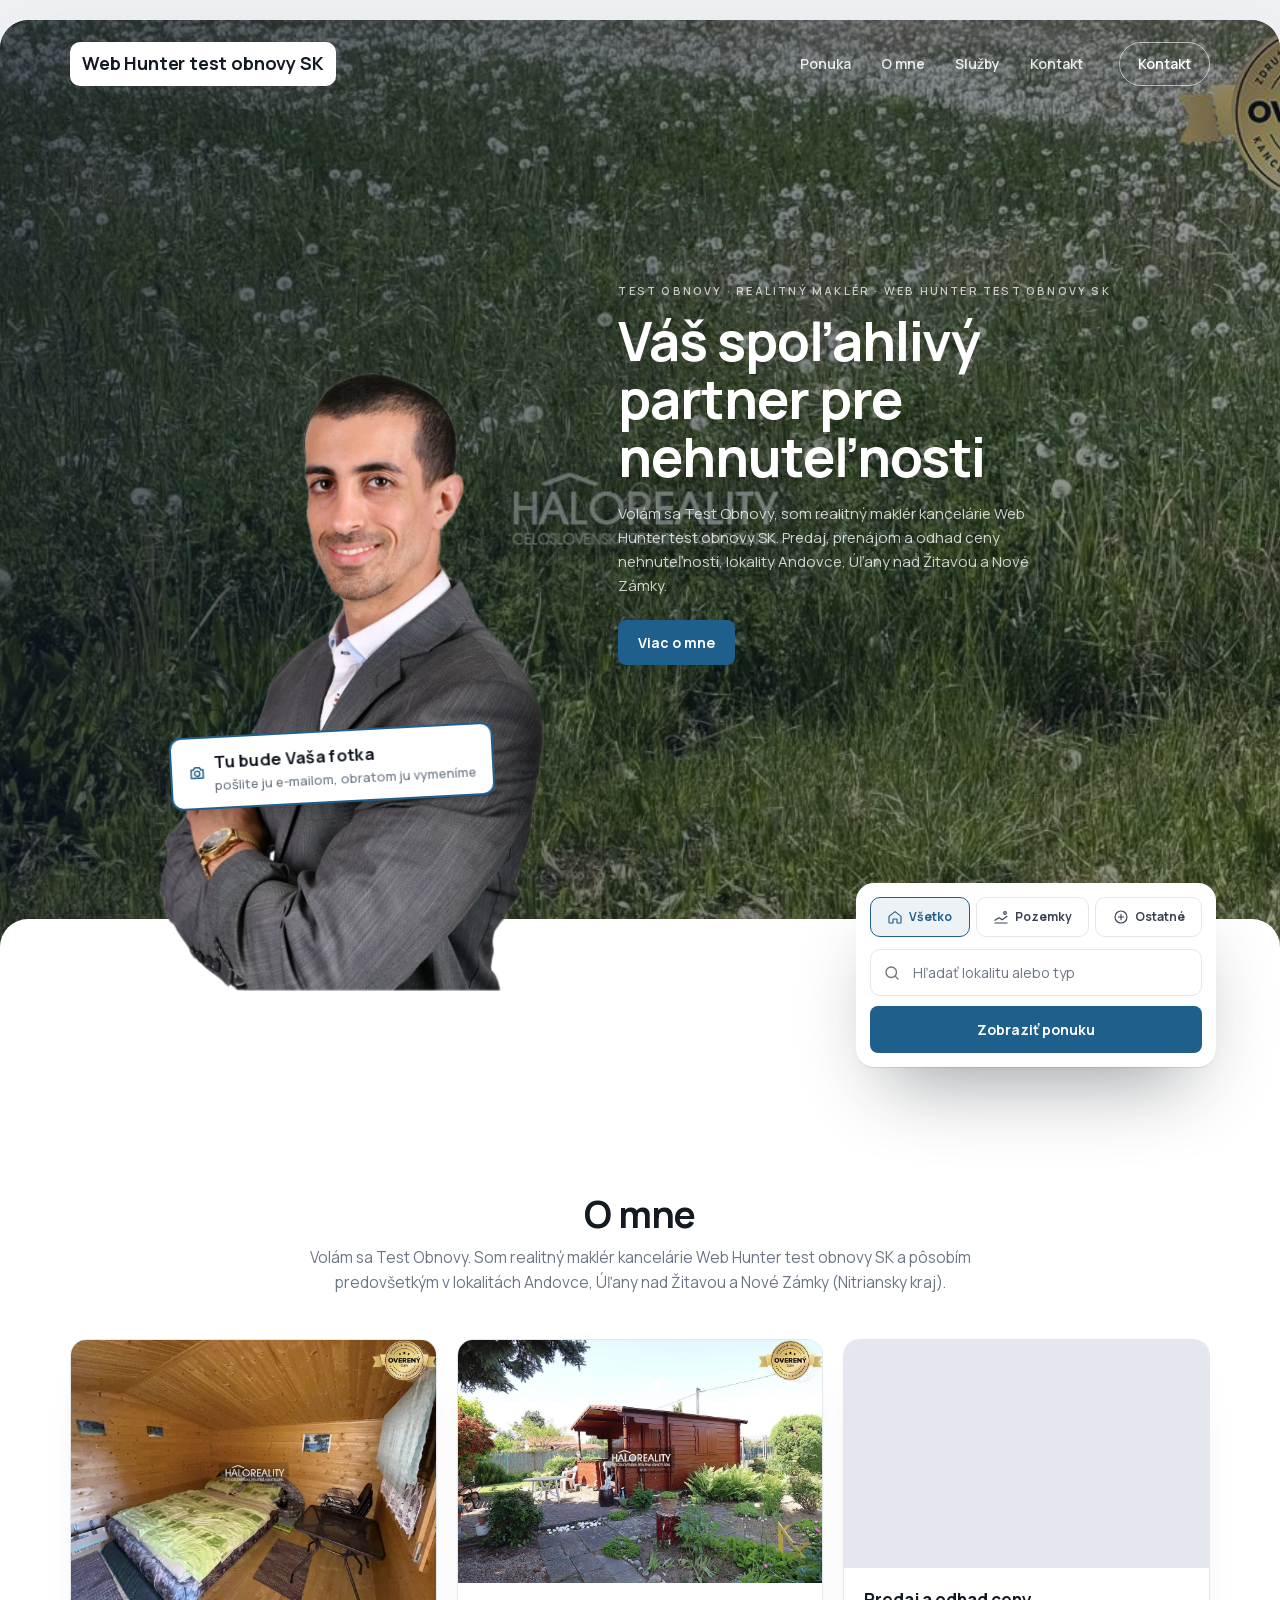
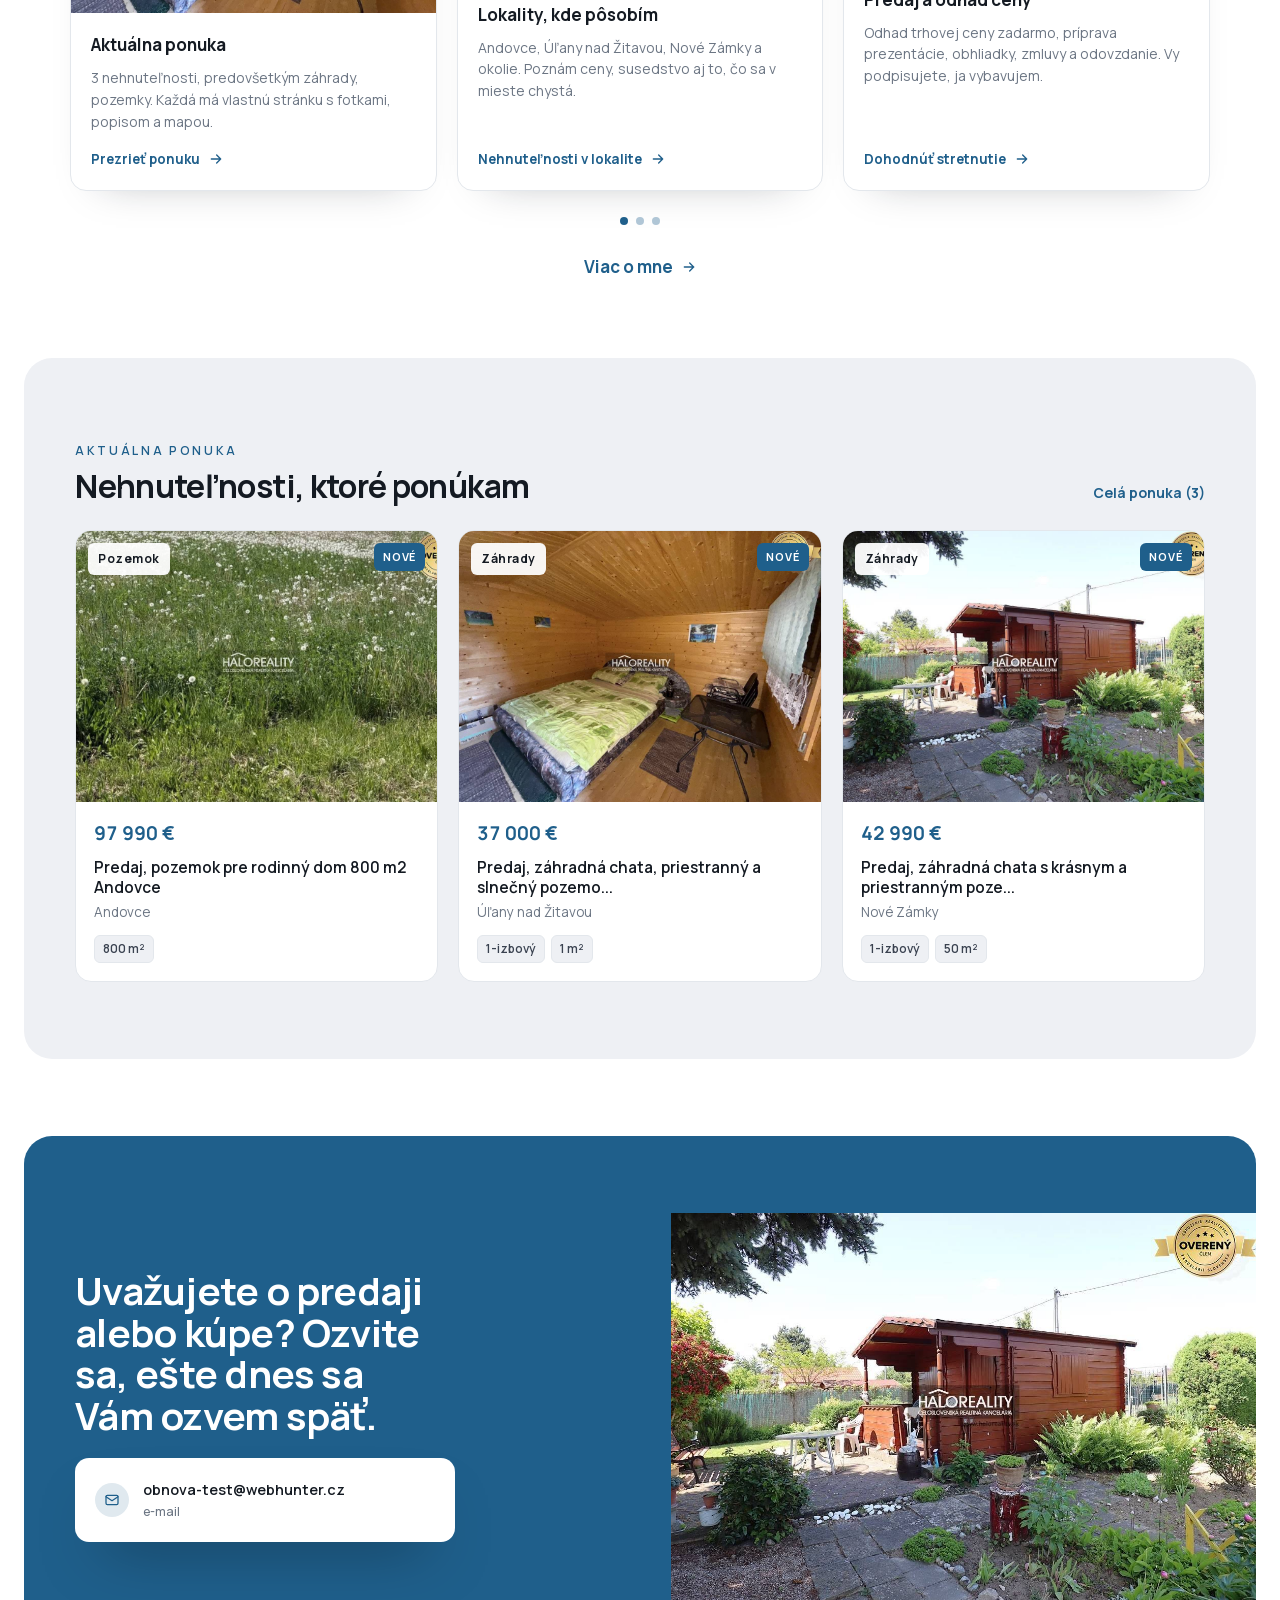
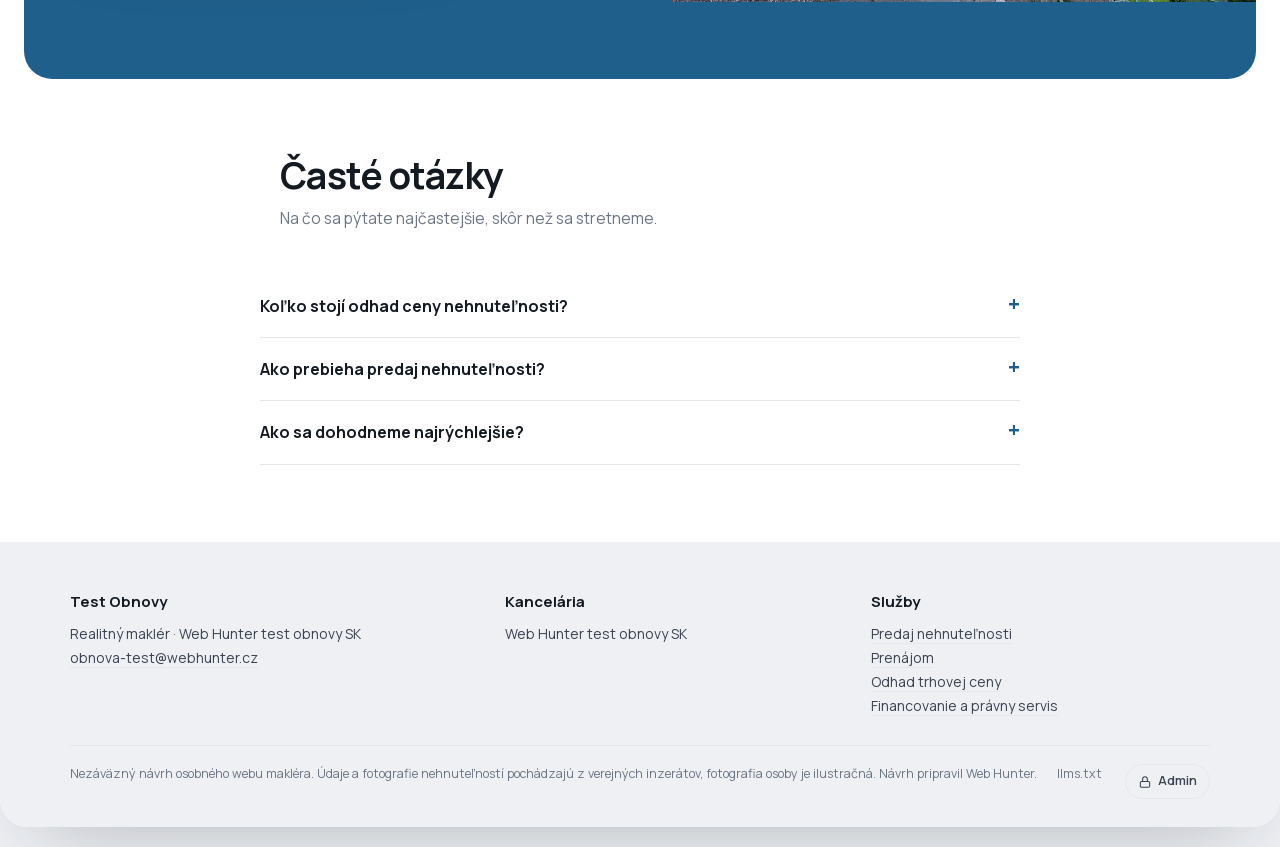
<file: index.html>
<!doctype html>
<html lang="sk"><head>
<meta charset="utf-8">
<meta name="viewport" content="width=device-width,initial-scale=1">
<title>Test Obnovy | realitný maklér Andovce | Web Hunter test obnovy SK</title>
<meta name="description" content="Test Obnovy, realitný maklér kancelárie Web Hunter test obnovy SK. Aktuálne 3 ponuky nehnuteľností, lokality Andovce, Úľany nad Žitavou a Nové Zámky. Predaj, ">
<meta property="og:title" content="Test Obnovy | realitný maklér Andovce | Web Hunter test obnovy SK">
<meta property="og:description" content="Test Obnovy, realitný maklér kancelárie Web Hunter test obnovy SK. Aktuálne 3 ponuky nehnuteľností, lokality Andovce, Úľany nad Žitavou a Nové Zámky. Predaj, ">
<meta property="og:type" content="profile">
<meta property="og:locale" content="sk_SK">
<meta property="og:image" content="assets/n/903405/00.jpg">
<meta name="twitter:card" content="summary_large_image">
<link rel="canonical" href="https://obnova-test-makleri.webhunter.cz/">
<meta property="og:url" content="https://obnova-test-makleri.webhunter.cz/">
<meta name="robots" content="noindex">
<script type="application/ld+json">{"@context":"https://schema.org","@graph":[{"@type":"RealEstateAgent","name":"Web Hunter test obnovy SK","@id":"https://obnova-test-makleri.webhunter.cz/#kancelar"},{"@type":"Person","name":"Test Obnovy","jobTitle":"Realitný maklér","worksFor":{"@id":"https://obnova-test-makleri.webhunter.cz/#kancelar"},"email":"obnova-test@webhunter.cz","url":"https://obnova-test-makleri.webhunter.cz/","@id":"https://obnova-test-makleri.webhunter.cz/#makler","areaServed":[{"@type":"City","name":"Andovce"},{"@type":"City","name":"Úľany nad Žitavou"},{"@type":"City","name":"Nové Zámky"}]},{"@type":"ItemList","name":"Aktuálna ponuka nehnuteľností","numberOfItems":3,"itemListElement":[{"@type":"ListItem","position":1,"name":"Predaj, pozemok pre rodinný dom 800 m2 Andovce","url":"https://obnova-test-makleri.webhunter.cz/predaj-pozemok-pre-rodinny-dom-800-m2-andovce-903405/"},{"@type":"ListItem","position":2,"name":"Predaj, záhradná chata, priestranný a slnečný pozemo...","url":"https://obnova-test-makleri.webhunter.cz/predaj-zahradna-chata-priestranny-a-slnecny-pozemo-909802/"},{"@type":"ListItem","position":3,"name":"Predaj, záhradná chata s krásnym a priestranným poze...","url":"https://obnova-test-makleri.webhunter.cz/predaj-zahradna-chata-s-krasnym-a-priestrannym-poz-984567/"}]},{"@type":"FAQPage","mainEntity":[{"@type":"Question","name":"Koľko stojí odhad ceny nehnuteľnosti?","acceptedAnswer":{"@type":"Answer","text":"Odhad trhovej ceny pripravujem zadarmo a nezáväzne. Vychádza z aktuálnych predajov v lokalite, nie z cenníkových tabuliek."}},{"@type":"Question","name":"Ako prebieha predaj nehnuteľnosti?","acceptedAnswer":{"@type":"Answer","text":"Najprv obhliadka a odhad ceny, potom príprava prezentácie (fotografie, popis, inzercia), obhliadky so záujemcami, rezervačná zmluva, kúpna zmluva s advokátskou úschovou a odovzdanie nehnuteľnosti. O každom kroku viete vopred."}},{"@type":"Question","name":"Ako sa dohodneme najrýchlejšie?","acceptedAnswer":{"@type":"Answer","text":"Najrýchlejšie cez WhatsApp alebo telefón. Odpovedám aj večer a cez víkend, pretože obhliadky sa dohadujú hlavne mimo pracovného času."}}]}]}</script>
<link rel="preload" href="assets/fonts/Manrope-latin-ext.woff2" as="font" type="font/woff2" crossorigin>
<link rel="stylesheet" href="assets/style.css">
<link rel="stylesheet" href="assets/makler.css">
<style>:root{--accent:#1f5f8b;--accent-deep:#0e2c40}</style>
</head><body class="mk">
<div class="mk-page">

<section class="mk-hero" id="uvod"><div class="mk-hero__bg"><img src="assets/n/903405/00.jpg" alt="" fetchpriority="high" decoding="async"></div>
  <header class="mk-top" id="top"><div class="mk-in mk-top__in">
  <a class="mk-logo" href="./" aria-label="Web Hunter test obnovy SK"><span>Web Hunter test obnovy SK</span></a>
  <nav class="mk-nav" aria-label="Hlavná"><a href="nabidka/">Ponuka</a><a href="o-mne/">O mne</a><a href="sluzby/">Služby</a><a href="kontakt/">Kontakt</a></nav>
  <a class="mk-top__cta" href="#kontakt">Kontakt</a>
  <button class="mk-burger" type="button" aria-label="Otvoriť menu" aria-expanded="false"><span></span></button>
</div></header>
  <div class="mk-in mk-hero__in">
    <div class="mk-hero__osoba"><img class="mk-hero__foto" src="assets/osoba.webp" alt="Ilustračná fotografia, nahradí ju fotka makléra" fetchpriority="high"><span class="mk-hero__stitek"><svg viewBox="0 0 24 24" fill="none" stroke="currentColor" stroke-width="1.9" stroke-linecap="round" stroke-linejoin="round" aria-hidden="true"><path d="M4 8h3l2-3h6l2 3h3v11H4z"/><circle cx="12" cy="13" r="3.5"/></svg><span>Tu bude Vaša fotka<small>pošlite ju e-mailom, obratom ju vymeníme</small></span></span></div>
    <div class="mk-hero__text">
      <p class="eyebrow">Test Obnovy · Realitný maklér · Web Hunter test obnovy SK</p>
      <h1>Váš spoľahlivý partner pre nehnuteľnosti</h1>
      <p class="mk-hero__lead">Volám sa Test Obnovy, som realitný maklér kancelárie Web Hunter test obnovy SK. Predaj, prenájom a odhad ceny nehnuteľností, lokality Andovce, Úľany nad Žitavou a Nové Zámky.</p>
      <a class="mk-hero__btn" href="#o-mne">Viac o mne</a>
    </div>
  </div>
  <div class="mk-hero__opona"></div>
  <form class="mk-hledani" id="hledani" role="search" aria-label="Hľadanie v ponuke" action="nabidka/" method="get">
  <div class="mk-hledani__taby"><button type="button" class="mk-tab is-on" data-typ=""><svg viewBox="0 0 24 24" aria-hidden="true"><path d="M3 11l9-7 9 7v9a1 1 0 0 1-1 1h-5v-6H9v6H4a1 1 0 0 1-1-1z"/></svg>Všetko</button><button type="button" class="mk-tab" data-typ="pozemek"><svg viewBox="0 0 24 24" aria-hidden="true"><path d="M3 17l6-4 5 3 7-5"/><path d="M3 21h18"/><circle cx="18" cy="6" r="2"/></svg>Pozemky</button><button type="button" class="mk-tab" data-typ="ostatni"><svg viewBox="0 0 24 24" aria-hidden="true"><circle cx="12" cy="12" r="9"/><path d="M8 12h8M12 8v8"/></svg>Ostatné</button></div>
  <label class="mk-hledani__pole"><svg viewBox="0 0 24 24" aria-hidden="true"><circle cx="11" cy="11" r="7"/><path d="m20 20-3.5-3.5"/></svg>
    <input type="search" name="q" placeholder="Hľadať lokalitu alebo typ" autocomplete="off" aria-label="Hľadať v ponuke"></label>
  <button type="submit" class="mk-hledani__btn">Zobraziť ponuku</button>
</form>
</section>

<main>
<section id="o-mne" class="mk-omne rv"><div class="mk-in">
  <div class="mk-nadpis"><h2>O mne</h2><p>Volám sa Test Obnovy. Som realitný maklér kancelárie Web Hunter test obnovy SK a pôsobím predovšetkým v lokalitách Andovce, Úľany nad Žitavou a Nové Zámky (Nitriansky kraj).</p></div>
  <div class="mk-karty"><article class="mk-kart"><span class="mk-kart__foto"><img src="assets/n/909802/00.jpg" alt="" loading="lazy"></span><div class="mk-kart__telo"><b>Aktuálna ponuka</b><p>3 nehnuteľnosti, predovšetkým záhrady, pozemky. Každá má vlastnú stránku s fotkami, popisom a mapou.</p><a class="mk-kart__odkaz" href="nabidka/">Prezrieť ponuku<svg viewBox="0 0 24 24" aria-hidden="true"><path d="M5 12h14M13 6l6 6-6 6"/></svg></a></div></article><article class="mk-kart"><span class="mk-kart__foto"><img src="assets/n/984567/00.jpg" alt="" loading="lazy"></span><div class="mk-kart__telo"><b>Lokality, kde pôsobím</b><p>Andovce, Úľany nad Žitavou, Nové Zámky a okolie. Poznám ceny, susedstvo aj to, čo sa v mieste chystá.</p><a class="mk-kart__odkaz" href="nabidka/">Nehnuteľnosti v lokalite<svg viewBox="0 0 24 24" aria-hidden="true"><path d="M5 12h14M13 6l6 6-6 6"/></svg></a></div></article><article class="mk-kart"><span class="mk-kart__foto"></span><div class="mk-kart__telo"><b>Predaj a odhad ceny</b><p>Odhad trhovej ceny zadarmo, príprava prezentácie, obhliadky, zmluvy a odovzdanie. Vy podpisujete, ja vybavujem.</p><a class="mk-kart__odkaz" href="#kontakt">Dohodnúť stretnutie<svg viewBox="0 0 24 24" aria-hidden="true"><path d="M5 12h14M13 6l6 6-6 6"/></svg></a></div></article></div>
  <div class="mk-tecky" aria-hidden="true"><i></i><i></i><i></i></div>
  <p class="mk-vice"><a href="o-mne/">Viac o mne<svg viewBox="0 0 24 24" aria-hidden="true"><path d="M5 12h14M13 6l6 6-6 6"/></svg></a></p>
</div></section>
<section id="nabidka" class="mk-nabidka rv"><div class="mk-in">
  <div class="mk-sec-h"><div><span class="eyebrow">Aktuálna ponuka</span><h2>Nehnuteľnosti, ktoré ponúkam</h2></div>
    <a class="dt-vse" href="nabidka/">Celá ponuka (3)</a></div>
  <div class="mk-mriz"><a class="mk-karta" href="predaj-pozemok-pre-rodinny-dom-800-m2-andovce-903405/" data-typ="pozemek" data-tr="ostatni" data-cena="97990" data-datum="2026-09-28" data-text="predaj, pozemok pre rodinný dom 800 m2 andovce andovce">
  <span class="mk-karta__foto"><img src="assets/n/903405/00.jpg" alt="Predaj, pozemok pre rodinný dom 800 m2 Andovce" loading="lazy" decoding="async"><span class="mk-karta__stitek">Pozemok</span><span class="mk-karta__nove">Nové</span></span>
  <span class="mk-karta__telo"><span class="mk-karta__cena">97 990 €</span><b>Predaj, pozemok pre rodinný dom 800 m2 Andovce</b>
    <span class="mk-karta__misto">Andovce</span>
    <span class="mk-karta__chipy"><span>800 m²</span></span></span>
</a><a class="mk-karta" href="predaj-zahradna-chata-priestranny-a-slnecny-pozemo-909802/" data-typ="ostatni" data-tr="ostatni" data-cena="37000" data-datum="2026-09-28" data-text="predaj, záhradná chata, priestranný a slnečný pozemo... úľany nad žitavou">
  <span class="mk-karta__foto"><img src="assets/n/909802/00.jpg" alt="Predaj, záhradná chata, priestranný a slnečný pozemo..." loading="lazy" decoding="async"><span class="mk-karta__stitek">Záhrady</span><span class="mk-karta__nove">Nové</span></span>
  <span class="mk-karta__telo"><span class="mk-karta__cena">37 000 €</span><b>Predaj, záhradná chata, priestranný a slnečný pozemo...</b>
    <span class="mk-karta__misto">Úľany nad Žitavou</span>
    <span class="mk-karta__chipy"><span>1-izbový</span><span>1 m²</span></span></span>
</a><a class="mk-karta" href="predaj-zahradna-chata-s-krasnym-a-priestrannym-poz-984567/" data-typ="ostatni" data-tr="ostatni" data-cena="42990" data-datum="2026-09-28" data-text="predaj, záhradná chata s krásnym a priestranným poze... nové zámky">
  <span class="mk-karta__foto"><img src="assets/n/984567/00.jpg" alt="Predaj, záhradná chata s krásnym a priestranným poze..." loading="lazy" decoding="async"><span class="mk-karta__stitek">Záhrady</span><span class="mk-karta__nove">Nové</span></span>
  <span class="mk-karta__telo"><span class="mk-karta__cena">42 990 €</span><b>Predaj, záhradná chata s krásnym a priestranným poze...</b>
    <span class="mk-karta__misto">Nové Zámky</span>
    <span class="mk-karta__chipy"><span>1-izbový</span><span>50 m²</span></span></span>
</a></div>
  <p class="mk-prazdno" hidden>Tomuto výberu zatiaľ nezodpovedá žiadna ponuka. Napíšte mi, čo hľadáte.</p>
</div></section>

<section id="sluzby" class="mk-pas rv">
  <div class="mk-pas__text"><h2>Uvažujete o predaji alebo kúpe? Ozvite sa, ešte dnes sa Vám ozvem späť.</h2>
    <div class="mk-pas__karta"><a href="mailto:obnova-test@webhunter.cz"><span class="mk-pas__ik"><svg viewBox="0 0 24 24"><rect x="3" y="5" width="18" height="14" rx="2"/><path d="m3 7 9 6 9-6"/></svg></span><span>obnova-test@webhunter.cz<small>e-mail</small></span></a></div></div>
  <img class="mk-pas__foto" src="assets/n/984567/00.jpg" alt="" loading="lazy">
</section>
<section id="faq" class="rv"><div class="mk-in">
  <div class="mk-nadpis"><h2>Časté otázky</h2><p>Na čo sa pýtate najčastejšie, skôr než sa stretneme.</p></div>
  <div class="mk-faq"><details><summary>Koľko stojí odhad ceny nehnuteľnosti?</summary><p>Odhad trhovej ceny pripravujem zadarmo a nezáväzne. Vychádza z aktuálnych predajov v lokalite, nie z cenníkových tabuliek.</p></details><details><summary>Ako prebieha predaj nehnuteľnosti?</summary><p>Najprv obhliadka a odhad ceny, potom príprava prezentácie (fotografie, popis, inzercia), obhliadky so záujemcami, rezervačná zmluva, kúpna zmluva s advokátskou úschovou a odovzdanie nehnuteľnosti. O každom kroku viete vopred.</p></details><details><summary>Ako sa dohodneme najrýchlejšie?</summary><p>Najrýchlejšie cez WhatsApp alebo telefón. Odpovedám aj večer a cez víkend, pretože obhliadky sa dohadujú hlavne mimo pracovného času.</p></details></div>
</div></section>
</main>
<footer id="kontakt" class="mk-pata"><div class="mk-in">
  <div class="mk-pata__grid">
    <div><b>Test Obnovy</b><p>Realitný maklér · Web Hunter test obnovy SK</p>
      <ul><li><a href="mailto:obnova-test@webhunter.cz">obnova-test@webhunter.cz</a></li></ul></div>
    <div><b>Kancelária</b><ul><li>Web Hunter test obnovy SK</li></ul></div>
    <div><b>Služby</b><ul><li><a href="sluzby/">Predaj nehnuteľnosti</a></li><li><a href="sluzby/">Prenájom</a></li><li><a href="sluzby/">Odhad trhovej ceny</a></li><li><a href="sluzby/">Financovanie a právny servis</a></li></ul></div>
  </div>
  <div class="mk-pata__dole"><span>Nezáväzný návrh osobného webu makléra. Údaje a fotografie nehnuteľností pochádzajú z verejných inzerátov, fotografia osoby je ilustračná. Návrh pripravil Web Hunter.</span><a href="llms.txt">llms.txt</a>
    <a class="mk-admin" href="admin/"><svg viewBox="0 0 24 24" aria-hidden="true"><rect x="4" y="11" width="16" height="10" rx="2"/><path d="M8 11V7a4 4 0 0 1 8 0v4"/></svg>Admin</a></div>
</div></footer>
</div>
<script>
(function(){
var top=document.querySelector('.mk-top'),burger=document.querySelector('.mk-burger'),hero=document.querySelector('.mk-hero');
if(top&&hero){var prah=0;function lista(){if(!prah)prah=hero.offsetHeight-120;top.classList.toggle('on',window.scrollY>prah)}
  lista();addEventListener('scroll',lista,{passive:true})}
addEventListener('error',function(e){var t=e.target;if(t&&t.tagName==='IMG'){t.classList.add('is-broken');if(t.parentNode)t.parentNode.classList.add('bez-fotky')}},true);
var mapa=document.querySelector('[data-mapa]');
if(mapa){var vrstva=mapa.querySelector('.mk-mapa__dlazdice');function skal(){var w=mapa.clientWidth,W=parseInt(vrstva.style.width,10)||1;vrstva.style.transform='scale('+(w/W)+')'}
  skal();addEventListener('resize',skal);var nacti=function(){mapa.classList.add('is-on');mapa.querySelectorAll('img[data-src]').forEach(function(i){i.onload=function(){i.classList.add('is-on')};i.src=i.dataset.src;i.removeAttribute('data-src')})};
  if('IntersectionObserver' in window){new IntersectionObserver(function(es,o){if(es[0].isIntersecting){nacti();o.disconnect()}},{rootMargin:'400px'}).observe(mapa)}else nacti()}
var razeni=document.querySelector('.mk-razeni');
if(razeni){razeni.addEventListener('change',function(){var m=document.querySelector('.mk-mriz'),k=[].slice.call(m.querySelectorAll('.mk-karta')),v=razeni.value;
  k.sort(function(a,b){if(v==='cena-asc')return (+a.dataset.cena||9e15)-(+b.dataset.cena||9e15);if(v==='cena-desc')return (+b.dataset.cena)-(+a.dataset.cena);return (b.dataset.datum||'').localeCompare(a.dataset.datum||'')});
  k.forEach(function(x){m.appendChild(x)})})}
if(burger){burger.addEventListener('click',function(){var o=top.classList.toggle('menu');
  burger.setAttribute('aria-expanded',o?'true':'false')});
  top.querySelectorAll('.mk-nav a').forEach(function(a){a.addEventListener('click',function(){
    top.classList.remove('menu');burger.setAttribute('aria-expanded','false')})})}
if('IntersectionObserver' in window){var io=new IntersectionObserver(function(es){es.forEach(function(e){
  if(e.isIntersecting){e.target.classList.add('in');io.unobserve(e.target)}})},{rootMargin:'0px 0px -6% 0px'});
  document.querySelectorAll('.rv').forEach(function(el){io.observe(el)})}
else{document.querySelectorAll('.rv').forEach(function(el){el.classList.add('in')})}
var qs=new URLSearchParams(location.search),stav={typ:qs.get('typ')||'',tr:'',q:qs.get('q')||''},karty=[].slice.call(document.querySelectorAll('.mk-karta')),
  pocet=document.querySelector('[data-pocet]'),prazdno=document.querySelector('.mk-prazdno'),
  form=document.getElementById('hledani'),pole=form?form.querySelector('input'):null;
function norm(s){return (s||'').toLowerCase().normalize('NFD').replace(/[̀-ͯ]/g,'')}
function filtr(){var n=0,q=norm(stav.q);karty.forEach(function(k){var ok=(!stav.typ||k.dataset.typ===stav.typ)&&
  (!stav.tr||k.dataset.tr===stav.tr)&&(!q||norm(k.dataset.text).indexOf(q)>-1);k.hidden=!ok;if(ok)n++});
  if(pocet)pocet.textContent=n;if(prazdno)prazdno.hidden=n>0}
document.querySelectorAll('.mk-tab').forEach(function(b){b.addEventListener('click',function(){
  stav.typ=b.getAttribute('data-typ');document.querySelectorAll('.mk-tab').forEach(function(x){x.classList.toggle('is-on',x===b)});filtr()})});
document.querySelectorAll('.mk-pil').forEach(function(b){b.addEventListener('click',function(){
  stav.tr=b.getAttribute('data-tr');b.parentNode.querySelectorAll('.mk-pil').forEach(function(x){x.classList.toggle('is-on',x===b)});filtr()})});
if(pole){pole.addEventListener('input',function(){stav.q=pole.value;filtr()})}
if(form){form.addEventListener('submit',function(e){var c=document.getElementById('nabidka');
  if(!c||!karty.length||form.getAttribute('action')&&!document.body.classList.contains('mk-nabidka-str')){
    if(form.getAttribute('action')){e.preventDefault();location.href=form.getAttribute('action')+'?typ='+encodeURIComponent(stav.typ)+'&q='+encodeURIComponent(pole?pole.value:'');return}}
  e.preventDefault();stav.q=pole?pole.value:'';filtr();if(c)c.scrollIntoView({behavior:'smooth',block:'start'})})}
if(pole&&stav.q)pole.value=stav.q;
document.querySelectorAll('.mk-tab').forEach(function(b){b.classList.toggle('is-on',b.getAttribute('data-typ')===stav.typ)});
if(karty.length)filtr();
})();
</script>
</body></html>
</file>
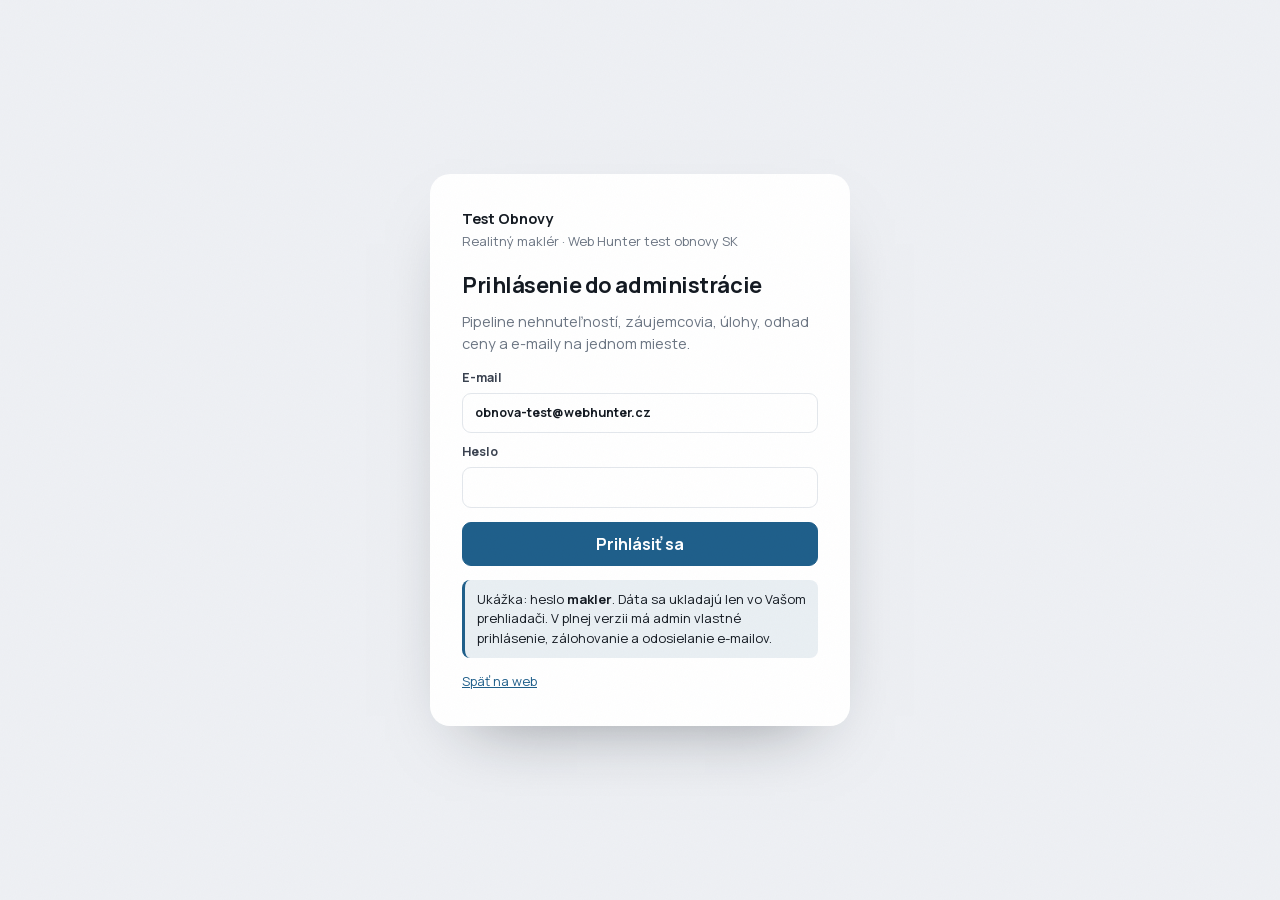
<file: admin/index.html>
<!doctype html>
<html lang="sk"><head>
<meta charset="utf-8"><meta name="viewport" content="width=device-width,initial-scale=1">
<title>Admin · Test Obnovy</title>
<meta name="robots" content="noindex,nofollow">
<link rel="stylesheet" href="../assets/style.css">
<style>
:root{--display:Manrope,-apple-system,BlinkMacSystemFont,'Segoe UI',sans-serif;--a:#1f8a8a;--ink:#141a22;--soft:#3a4250;--muted:#6b7583;--line:#e3e7ec;--bg:#eef0f4;--card:#fff;--r:14px}
*{box-sizing:border-box}h1,h2,h3{font-family:var(--display);font-weight:800;letter-spacing:-.02em}body{margin:0;font-family:Manrope,-apple-system,BlinkMacSystemFont,'Segoe UI',sans-serif;background:var(--bg);color:var(--ink);font-size:14.5px;line-height:1.5}
a{color:var(--a)}button,input,select,textarea{font:inherit}
.btn{display:inline-flex;align-items:center;gap:8px;border:1px solid var(--line);background:#fff;color:var(--ink);padding:9px 14px;border-radius:9px;cursor:pointer;font-weight:700;text-decoration:none}
.btn:hover{border-color:var(--a);color:var(--a)}.btn--p{background:var(--a);border-color:var(--a);color:#fff}.btn--p:hover{filter:brightness(.92);color:#fff}
.btn--s{padding:6px 10px;font-size:13px}
input,select,textarea{width:100%;padding:10px 12px;border:1px solid var(--line);border-radius:9px;background:#fff;color:var(--ink)}
input:focus,select:focus,textarea:focus{outline:2px solid var(--a);outline-offset:1px}
label{display:grid;gap:5px;font-size:12.5px;font-weight:700;color:var(--soft)}
.hidden{display:none!important}
/* přihlášení */
.login{min-height:100vh;display:grid;place-items:center;padding:20px}
.login__box{background:#fff;border-radius:20px;padding:34px 32px;width:min(420px,100%);box-shadow:0 30px 70px -40px rgba(20,26,34,.5);display:grid;gap:14px}
.login__logo{display:flex;align-items:center;gap:12px;margin-bottom:8px}.login__logo img{height:38px;width:auto;max-width:160px;object-fit:contain}
.login__logo b{display:block}.login__logo span{color:var(--muted);font-size:13px}
.login h1{font-size:22px;margin:0}.login p{margin:0;color:var(--muted)}
.tip{background:color-mix(in srgb,var(--a) 10%,#fff);border-left:3px solid var(--a);padding:10px 12px;border-radius:8px;font-size:13px}
/* aplikace */
.app{display:grid;grid-template-columns:240px minmax(0,1fr);min-height:100vh}
.side{background:#fff;border-right:1px solid var(--line);padding:18px 14px;display:flex;flex-direction:column;gap:6px;position:sticky;top:0;height:100vh}
.side__brand{display:flex;align-items:center;gap:10px;padding:6px 8px 16px;border-bottom:1px solid var(--line);margin-bottom:8px}
.side__brand img{height:34px;width:auto;max-width:120px;object-fit:contain}.side__brand b{font-size:14px;display:block}.side__brand span{font-size:12px;color:var(--muted)}
.side a.nav{display:flex;align-items:center;gap:10px;padding:10px 12px;border-radius:10px;color:var(--soft);text-decoration:none;font-weight:600}
.side a.nav svg{width:18px;height:18px;stroke:currentColor;fill:none;stroke-width:1.8;stroke-linecap:round;stroke-linejoin:round}
.side a.nav.on{background:color-mix(in srgb,var(--a) 12%,#fff);color:var(--a)}
.side__dole{margin-top:auto;display:grid;gap:8px;font-size:12.5px;color:var(--muted)}
.side__osoba{display:flex;align-items:center;gap:10px;padding:8px}.side__osoba img{width:36px;height:36px;border-radius:50%;object-fit:cover;object-position:top}
.main{padding:22px clamp(16px,3vw,36px) 60px}
.hlava{display:flex;align-items:flex-end;justify-content:space-between;gap:16px;flex-wrap:wrap;margin-bottom:20px}
.hlava h1{font-size:24px;margin:0}.hlava p{margin:4px 0 0;color:var(--muted)}
.kpi{display:grid;grid-template-columns:repeat(auto-fit,minmax(190px,1fr));gap:12px;margin-bottom:22px}
.kpi div{background:var(--card);border:1px solid var(--line);border-radius:var(--r);padding:16px 18px}
.kpi b{display:block;font-size:21px;font-weight:800;letter-spacing:-.02em;white-space:nowrap}.kpi span{color:var(--muted);font-size:12.5px;text-transform:uppercase;letter-spacing:.06em}
.karta{background:var(--card);border:1px solid var(--line);border-radius:var(--r);padding:18px}
.karta h2{font-size:16px;margin:0 0 12px}
.dva{display:grid;grid-template-columns:repeat(auto-fit,minmax(320px,1fr));gap:16px}
table{width:100%;border-collapse:collapse}th,td{text-align:left;padding:10px 8px;border-bottom:1px solid var(--line);vertical-align:top}th{font-size:12px;color:var(--muted);text-transform:uppercase;letter-spacing:.05em}
.stitek{display:inline-block;padding:3px 8px;border-radius:999px;font-size:12px;font-weight:700;background:color-mix(in srgb,var(--a) 12%,#fff);color:var(--a)}
/* kanban */
.kanban{display:grid;grid-auto-flow:column;grid-auto-columns:minmax(230px,1fr);gap:12px;overflow-x:auto;padding-bottom:10px;align-items:start}
.sloupec{background:#e6e9ef;border-radius:var(--r);padding:10px;min-height:200px}
.sloupec.over{outline:2px dashed var(--a)}
.sloupec__h{display:flex;justify-content:space-between;align-items:center;padding:4px 6px 10px;font-weight:800;font-size:13px}
.sloupec__h span{background:#fff;border-radius:999px;padding:1px 8px;font-size:12px;color:var(--muted)}
.kk{background:#fff;border-radius:10px;padding:8px;margin-bottom:8px;cursor:grab;box-shadow:0 8px 20px -14px rgba(0,0,0,.4);display:grid;grid-template-columns:56px 1fr;gap:10px;align-items:center}
.kk img{width:56px;height:44px;object-fit:cover;border-radius:6px;background:var(--bg)}
.kk b{display:block;font-size:13px;line-height:1.25}.kk span{font-size:12px;color:var(--muted)}.kk em{font-style:normal;color:var(--a);font-weight:700;font-size:12.5px}
.kk.dragging{opacity:.4}
img.is-broken{visibility:hidden}.kk .bez-fotky,.bez-fotky{background:var(--bg) center/28px no-repeat url("data:image/svg+xml,%3Csvg xmlns='http://www.w3.org/2000/svg' viewBox='0 0 24 24' fill='none' stroke='%239aa3ad' stroke-width='1.6'%3E%3Cpath d='M3 11l9-8 9 8v9a1 1 0 0 1-1 1H4a1 1 0 0 1-1-1z'/%3E%3C/svg%3E")}
/* panel detailu */
.panel{position:fixed;inset:0 0 0 auto;width:min(480px,100%);background:#fff;box-shadow:-20px 0 60px -30px rgba(0,0,0,.4);padding:22px;overflow:auto;z-index:20;display:grid;gap:14px;align-content:start}
.panel img.foto{width:100%;aspect-ratio:16/9;object-fit:cover;border-radius:10px;background:var(--bg)}
.panel h2{margin:0;font-size:18px}.panel .zavrit{position:absolute;right:14px;top:12px;border:0;background:var(--bg);width:34px;height:34px;border-radius:50%;cursor:pointer;font-size:18px}
.pozn{display:grid;gap:8px}.pozn div{background:var(--bg);border-radius:8px;padding:8px 10px;font-size:13px}.pozn small{color:var(--muted);display:block}
.zatemneni{position:fixed;inset:0;background:rgba(20,26,34,.35);z-index:19}
/* odhad */
.odhad{display:grid;grid-template-columns:repeat(auto-fit,minmax(150px,1fr));gap:12px}
.vysledek{background:linear-gradient(160deg,color-mix(in srgb,var(--a) 14%,#fff),#fff);border:1px solid color-mix(in srgb,var(--a) 30%,#fff)}
.vysledek b.cena{display:block;font-size:30px;font-weight:800;letter-spacing:-.02em}
.rozpeti{display:flex;justify-content:space-between;font-size:13px;color:var(--muted);margin-top:6px}
.pruh{height:8px;border-radius:999px;background:linear-gradient(90deg,#d9e6ea,var(--a),#d9e6ea);margin-top:10px;position:relative}
.pruh i{position:absolute;top:-4px;width:16px;height:16px;border-radius:50%;background:#fff;border:3px solid var(--a);transform:translateX(-50%)}
.toast{position:fixed;left:50%;bottom:22px;transform:translateX(-50%);background:var(--ink);color:#fff;padding:10px 16px;border-radius:999px;font-size:13px;z-index:30;opacity:0;transition:opacity .3s}
.toast.on{opacity:1}
.ukol{display:flex;gap:10px;align-items:flex-start;padding:10px 0;border-bottom:1px solid var(--line)}.ukol input[type=checkbox]{width:18px;height:18px;margin-top:2px}
.ukol.hotovo b{text-decoration:line-through;color:var(--muted)}.ukol small{color:var(--muted);display:block}
.ukol.pozde small{color:#c0392b;font-weight:700}
.burger{display:none}
@media(max-width:820px){.app{grid-template-columns:1fr}.side{position:static;height:auto;flex-direction:row;flex-wrap:wrap;align-items:center}
  .side__brand{border:0;padding:6px 8px;margin:0;flex:1 1 100%}.side a.nav{padding:8px 10px;font-size:13px}.side__dole{display:none}.kanban{grid-auto-columns:minmax(220px,260px)}}
</style>
</head><body>
<script id="mk-data" type="application/json">{"slug": "test-obnova-sk", "jmeno": "Test Obnovy", "role": "Realitný maklér", "email": "obnova-test@webhunter.cz", "telefon": "", "wa": "", "kancelar": "Web Hunter test obnovy SK", "logo": "", "foto": "../assets/osoba.webp", "accent": "#1f5f8b", "nemovitosti": [{"id": "903405", "slug": "predaj-pozemok-pre-rodinny-dom-800-m2-andovce-903405", "titul": "Predaj, pozemok pre rodinný dom 800 m2 Andovce", "typ": "pozemek", "tr": "prodej", "cena": 97990, "plocha": 800.0, "dispozice": null, "obec": "Andovce", "okres": "Nové Zámky", "kraj": "Nitriansky kraj", "foto": "../assets/n/903405/00_m.jpg", "foto_velka": "../assets/n/903405/00.jpg", "portal": "https://www.zoznamrealit.sk/predaj-pozemok-pre-rodinny-dom-800-m2-andovce-903405", "vlozeno": "2026-09-28"}, {"id": "909802", "slug": "predaj-zahradna-chata-priestranny-a-slnecny-pozemo-909802", "titul": "Predaj, záhradná chata, priestranný a slnečný pozemo...", "typ": "záhrady", "tr": "prodej", "cena": 37000, "plocha": 1.0, "dispozice": "1-izbový", "obec": "Úľany nad Žitavou", "okres": "Nové Zámky", "kraj": "Nitriansky kraj", "foto": "../assets/n/909802/00_m.jpg", "foto_velka": "../assets/n/909802/00.jpg", "portal": "https://www.zoznamrealit.sk/predaj-zahradna-chata-priestranny-a-slnecny-pozemo-909802", "vlozeno": "2026-09-28"}, {"id": "984567", "slug": "predaj-zahradna-chata-s-krasnym-a-priestrannym-poz-984567", "titul": "Predaj, záhradná chata s krásnym a priestranným poze...", "typ": "záhrady", "tr": "prodej", "cena": 42990, "plocha": 50.0, "dispozice": "1-izbový", "obec": "Nové Zámky", "okres": "Nové Zámky", "kraj": "Nitriansky kraj", "foto": "../assets/n/984567/00_m.jpg", "foto_velka": "../assets/n/984567/00.jpg", "portal": "https://www.zoznamrealit.sk/predaj-zahradna-chata-s-krasnym-a-priestrannym-poze-984567", "vlozeno": "2026-09-28"}]}</script>

<div id="login" class="login"><div class="login__box">
  <div class="login__logo"><div><b>Test Obnovy</b><span>Realitný maklér · Web Hunter test obnovy SK</span></div></div>
  <h1>Prihlásenie do administrácie</h1>
  <p>Pipeline nehnuteľností, záujemcovia, úlohy, odhad ceny a e-maily na jednom mieste.</p>
  <form>
    <label>E-mail<input type="email" value="obnova-test@webhunter.cz" autocomplete="username"></label>
    <label style="margin-top:10px">Heslo<input type="password" id="heslo" autocomplete="current-password" required></label>
    <p id="login-chyba" class="hidden" style="color:#c0392b;font-size:13px">Nesprávne heslo.</p>
    <button class="btn btn--p" type="submit" style="margin-top:14px;width:100%;justify-content:center">Prihlásiť sa</button>
  </form>
  <div class="tip">Ukážka: heslo <b>makler</b>. Dáta sa ukladajú len vo Vašom prehliadači. V plnej verzii má admin vlastné prihlásenie, zálohovanie a odosielanie e-mailov.</div>
  <p style="font-size:13px"><a href="../">Späť na web</a></p>
</div></div>

<div id="app" class="app hidden">
<aside class="side">
  <div class="side__brand"><b>Web Hunter test obnovy SK</b><div><b>Test Obnovy</b><span>Realitný maklér</span></div></div>
  <a class="nav" href="#prehled"><svg viewBox="0 0 24 24" aria-hidden="true"><rect x="3" y="3" width="8" height="8" rx="1"/><rect x="13" y="3" width="8" height="8" rx="1"/><rect x="3" y="13" width="8" height="8" rx="1"/><rect x="13" y="13" width="8" height="8" rx="1"/></svg>Prehľad</a><a class="nav" href="#pipeline"><svg viewBox="0 0 24 24" aria-hidden="true"><rect x="3" y="4" width="5" height="16" rx="1"/><rect x="10" y="4" width="5" height="10" rx="1"/><rect x="17" y="4" width="5" height="13" rx="1"/></svg>Pipeline</a><a class="nav" href="#zajemci"><svg viewBox="0 0 24 24" aria-hidden="true"><circle cx="9" cy="8" r="4"/><path d="M2 21c0-4 3-7 7-7s7 3 7 7"/><path d="M17 4a4 4 0 0 1 0 8M22 21c0-3-1.5-5.5-4-6.5"/></svg>Záujemcovia</a><a class="nav" href="#ukoly"><svg viewBox="0 0 24 24" aria-hidden="true"><path d="M9 6h11M9 12h11M9 18h11"/><path d="m3 6 1.5 1.5L7 5M3 12l1.5 1.5L7 11M3 18l1.5 1.5L7 17"/></svg>Úlohy</a><a class="nav" href="#odhad"><svg viewBox="0 0 24 24" aria-hidden="true"><path d="M4 19h16M6 15l4-5 4 3 4-6"/></svg>Odhad ceny</a><a class="nav" href="#emaily"><svg viewBox="0 0 24 24" aria-hidden="true"><rect x="3" y="5" width="18" height="14" rx="2"/><path d="m3 7 9 6 9-6"/></svg>E-maily</a><a class="nav" href="#nastaveni"><svg viewBox="0 0 24 24" aria-hidden="true"><circle cx="12" cy="12" r="3"/><path d="M19.4 15a1.7 1.7 0 0 0 .3 1.8l.1.1a2 2 0 1 1-2.8 2.8l-.1-.1a1.7 1.7 0 0 0-1.8-.3 1.7 1.7 0 0 0-1 1.5V21a2 2 0 1 1-4 0v-.1a1.7 1.7 0 0 0-1.1-1.5 1.7 1.7 0 0 0-1.8.3l-.1.1a2 2 0 1 1-2.8-2.8l.1-.1a1.7 1.7 0 0 0 .3-1.8 1.7 1.7 0 0 0-1.5-1H3a2 2 0 1 1 0-4h.1a1.7 1.7 0 0 0 1.5-1.1 1.7 1.7 0 0 0-.3-1.8l-.1-.1a2 2 0 1 1 2.8-2.8l.1.1a1.7 1.7 0 0 0 1.8.3H9a1.7 1.7 0 0 0 1-1.5V3a2 2 0 1 1 4 0v.1a1.7 1.7 0 0 0 1 1.5 1.7 1.7 0 0 0 1.8-.3l.1-.1a2 2 0 1 1 2.8 2.8l-.1.1a1.7 1.7 0 0 0-.3 1.8V9a1.7 1.7 0 0 0 1.5 1H21a2 2 0 1 1 0 4h-.1a1.7 1.7 0 0 0-1.5 1z"/></svg>Nastavenia</a>
  <div class="side__dole"><div class="side__osoba"><img src="../assets/osoba.webp" alt=""><div><b>Test Obnovy</b><br>obnova-test@webhunter.cz</div></div>
    <a class="btn btn--s" href="../" target="_blank">Zobraziť web</a><button class="btn btn--s" id="odhlasit">Odhlásiť</button></div>
</aside>
<main class="main">
  <section class="sekce" id="s-prehled">
    <div class="hlava"><div><h1>Prehľad</h1><p>Čo sa deje vo Vašej ponuke.</p></div></div>
    <div class="kpi" id="kpi"></div>
    <div class="dva"><div class="karta"><h2>Pipeline podľa fáz</h2><table id="prehled-faze"></table></div>
      <div class="karta"><h2>Úlohy na tento týždeň</h2><div id="prehled-ukoly"></div></div></div>
  </section>
  <section class="sekce hidden" id="s-pipeline">
    <div class="hlava"><div><h1>Pipeline nehnuteľností</h1><p>Presuňte kartu do inej fázy, kliknutím otvoríte detail.</p></div></div>
    <div class="kanban" id="kanban"></div>
  </section>
  <section class="sekce hidden" id="s-zajemci">
    <div class="hlava"><div><h1>Záujemcovia</h1><p>Kto hľadá čo a v akej fáze rokovania je.</p></div></div>
    <div class="karta" style="margin-bottom:16px"><h2>Nový záujemca</h2><form id="z-form" class="odhad">
      <label>Meno<input name="jmeno" required></label><label>Telefón<input name="telefon"></label><label>E-mail<input name="email" type="email"></label>
      <label>Hľadá<input name="hleda" placeholder="2-izbový byt, Bratislava"></label><label>Rozpočet (€)<input name="rozpocet" type="number" min="0"></label>
      <label>Nehnuteľnosť<select name="nem" id="z-nem"></select></label><label>Poznámka<input name="pozn"></label>
      <label>&nbsp;<button class="btn btn--p" type="submit">Pridať záujemcu</button></label></form></div>
    <div class="karta" style="overflow:auto"><table><thead><tr><th>Záujemca</th><th>Hľadá</th><th>Nehnuteľnosť</th><th>Stav</th><th>Poznámka</th><th></th></tr></thead><tbody id="zajemci-tab"></tbody></table></div>
  </section>
  <section class="sekce hidden" id="s-ukoly">
    <div class="hlava"><div><h1>Úlohy a pripomienky</h1><p>Obhliadky, telefonáty, podklady. Čo je po termíne, svieti červeno.</p></div></div>
    <div class="karta" style="margin-bottom:16px"><form id="u-form" class="odhad"><label>Čo<input name="text" required placeholder="Zavolať späť pánovi Novákovi"></label>
      <label>Kedy<input name="datum" id="u-datum" type="date" required></label><label>Nehnuteľnosť<select name="nem" id="u-nem"></select></label>
      <label>&nbsp;<button class="btn btn--p" type="submit">Pridať úlohu</button></label></form></div>
    <div class="karta" id="ukoly-list"></div>
  </section>
  <section class="sekce hidden" id="s-odhad">
    <div class="hlava"><div><h1>Odhad ceny</h1><p>Vložte odkaz na inzerát (ZoznamRealit.sk, Nehnuteľnosti.sk, Reality.sk), alebo vyplňte údaje ručne.</p></div></div>
    <div class="karta" style="margin-bottom:16px"><div style="display:flex;gap:8px;flex-wrap:wrap"><input id="o-url" placeholder="https://www.nehnutelnosti.sk/detail/…" style="flex:1 1 320px"><button class="btn btn--p" id="o-url-btn" type="button">Načítať z odkazu</button></div></div>
    <div class="dva"><form class="karta" id="o-form"><h2>Údaje o nehnuteľnosti</h2><div class="odhad">
      <label>Typ<select id="o-typ"><option value="byt">byt</option><option value="dům">dom</option><option value="pozemek">pozemok</option><option value="chata">chata</option><option value="komerční">komerčné</option></select></label><label>Ponuka<select id="o-tr"><option value="prodej">predaj</option><option value="pronájem">prenájom</option></select></label>
      <label>Obec<input id="o-obec" list="o-obec-list" placeholder="Bratislava"><datalist id="o-obec-list"></datalist></label><label>Dispozícia<input id="o-disp" placeholder="3+kk"></label>
      <label>Plocha (m²)<input id="o-plocha" type="number" min="1" required></label><label>Ponúkaná cena (€, nepovinné)<input id="o-cena" type="number" min="0"></label></div>
      <button class="btn btn--p" type="submit" style="margin-top:14px">Vypočítať odhad</button></form>
      <div id="o-vysledek"><div class="karta"><p style="margin:0;color:var(--muted)">Odhad vychádza z mediánu ceny za m² v obci, okrese alebo kraji podľa aktuálnych inzerátov na slovenských portáloch. Je orientačný, nenahrádza znalecký posudok.</p></div></div></div>
  </section>
  <section class="sekce hidden" id="s-emaily">
    <div class="hlava"><div><h1>E-maily záujemcom</h1><p>Šablóny, ktoré sa vyplnia menom záujemcu a nehnuteľnosťou. V plnej verzii odchádzajú automaticky (deň pred obhliadkou, po obhliadke, po týždni).</p></div></div>
    <div class="dva"><div class="karta"><div class="odhad"><label>Šablóna<select id="e-sablona"></select></label><label>Nehnuteľnosť<select id="e-nem"></select></label><label>Záujemca<select id="e-zajemce"></select></label></div></div>
      <div class="karta"><label>Komu<input id="e-komu"></label><label style="margin-top:10px">Predmet<input id="e-predmet"></label><label style="margin-top:10px">Text<textarea id="e-telo" rows="12"></textarea></label>
        <div style="display:flex;gap:8px;margin-top:12px"><button class="btn btn--p" id="e-otevrit" type="button">Otvoriť v pošte</button><button class="btn" id="e-kopirovat" type="button">Skopírovať text</button></div></div></div>
  </section>
  <section class="sekce hidden" id="s-nastaveni">
    <div class="hlava"><div><h1>Nastavenia</h1></div></div>
    <form class="karta" id="n-form" style="max-width:420px"><label>Provízia (% z ceny, pre odhad na prehľade)<input id="n-provize" type="number" min="0" max="15" step="0.5"></label>
      <div style="display:flex;gap:8px;margin-top:14px"><button class="btn btn--p" type="submit">Uložiť</button><button class="btn" type="button" id="n-reset">Obnoviť ukážkové dáta</button></div></form>
  </section>
</main>
</div>
<div id="zatemneni" class="zatemneni hidden"></div>
<div id="panel" class="panel hidden"></div>
<div id="toast" class="toast" role="status"></div>
<script>
(function(){
var D=JSON.parse(document.getElementById('mk-data').textContent);
var KEY='mkcrm:'+D.slug, FAZE=['Nábor','Príprava','V inzercii','Obhliadky','Rezervácia','Predané'];
var S=null;
function nacti(){try{S=JSON.parse(localStorage.getItem(KEY)||'null')}catch(e){S=null}
  if(!S){S={faze:{},pozn:{},zajemci:[],ukoly:[],nast:{provize:3,prihlasen:false},seed:true};
    D.nemovitosti.forEach(function(n){S.faze[n.id]='V inzercii'});
    var dnes=new Date();function d(o){var x=new Date(dnes);x.setDate(x.getDate()+o);return x.toISOString().slice(0,10)}
    var n0=D.nemovitosti[0]||{},n1=D.nemovitosti[1]||n0;
    S.zajemci=[{id:'z1',jmeno:'Jana Ukážková (ukážka)',telefon:'+421 900 000 111',email:'jana@example.com',hleda:'3-izbový byt, '+(n0.obec||''),rozpocet:n0.cena||0,nem:n0.id,stav:'Obhliadka',pozn:'Záujem o obhliadku cez víkend.'},
      {id:'z2',jmeno:'Peter Ukážkový (ukážka)',telefon:'+421 900 000 222',email:'peter@example.com',hleda:'dom so záhradou',rozpocet:Math.round((n1.cena||0)*1.1),nem:n1.id,stav:'Nový',pozn:'Prišiel z inzerátu, poslať ďalšie ponuky.'}];
    S.ukoly=[{id:'u1',text:'Obhliadka: '+(n0.titul||'nehnuteľnosť')+' s Janou Ukážkovou',datum:d(1),nem:n0.id,hotovo:false},
      {id:'u2',text:'Zavolať späť Petrovi Ukážkovému',datum:d(0),nem:n1.id,hotovo:false},
      {id:'u3',text:'Pripraviť podklady pre kúpnu zmluvu',datum:d(-2),nem:n0.id,hotovo:true}];
    uloz()}}
function uloz(){localStorage.setItem(KEY,JSON.stringify(S))}
var LBL={prodej:'predaj','pronájem':'prenájom','dražba':'dražba','dům':'dom',pozemek:'pozemok','komerční':'komerčné','ostatní':'ostatné','garáž':'garáž'};
function lbl(v){return esc(LBL[v]||v)}
function Kc(n){return n?Math.round(n).toLocaleString('sk-SK')+' €':'cena na vyžiadanie'}
function esc(s){return String(s==null?'':s).replace(/[&<>"']/g,function(c){return{'&':'&amp;','<':'&lt;','>':'&gt;','"':'&quot;',"'":'&#39;'}[c]})}
function nem(id){return D.nemovitosti.find(function(n){return String(n.id)===String(id)})}
function toast(t){var e=document.getElementById('toast');e.textContent=t;e.classList.add('on');setTimeout(function(){e.classList.remove('on')},2200)}
function $(s,r){return (r||document).querySelector(s)}
function $$(s,r){return [].slice.call((r||document).querySelectorAll(s))}
document.documentElement.style.setProperty('--a',D.accent);
addEventListener('error',function(e){var t=e.target;if(t&&t.tagName==='IMG'){t.classList.add('is-broken');if(t.parentNode)t.parentNode.classList.add('bez-fotky')}},true);

/* ---------- přihlášení ---------- */
function ukazApp(){$('#login').classList.add('hidden');$('#app').classList.remove('hidden');jdi(location.hash.replace('#','')||'prehled')}
$('#login form').addEventListener('submit',function(e){e.preventDefault();
  if($('#heslo').value.trim().toLowerCase()!=='makler'){$('#login-chyba').classList.remove('hidden');return}
  S.nast.prihlasen=true;uloz();ukazApp()});
$('#odhlasit').addEventListener('click',function(){S.nast.prihlasen=false;uloz();location.hash='';location.reload()});

/* ---------- navigace ---------- */
function jdi(sekce){$$('.sekce').forEach(function(s){s.classList.toggle('hidden',s.id!=='s-'+sekce)});
  $$('.side a.nav').forEach(function(a){a.classList.toggle('on',a.getAttribute('href')==='#'+sekce)});
  location.hash=sekce;({prehled:prehled,pipeline:pipeline,zajemci:zajemci,ukoly:ukoly,odhad:odhadInit,emaily:emaily,nastaveni:nastaveni}[sekce]||prehled)()}
$$('.side a.nav').forEach(function(a){a.addEventListener('click',function(e){e.preventDefault();jdi(a.getAttribute('href').slice(1))})});

/* ---------- přehled ---------- */
function prehled(){var hodnota=0,prodano=0;D.nemovitosti.forEach(function(n){if(n.cena&&n.tr==='prodej'){if(S.faze[n.id]==='Predané')prodano+=n.cena;else hodnota+=n.cena}});
  var dnes=new Date().toISOString().slice(0,10),tyden=new Date();tyden.setDate(tyden.getDate()+7);tyden=tyden.toISOString().slice(0,10);
  var uk=S.ukoly.filter(function(u){return !u.hotovo&&u.datum<=tyden});
  $('#kpi').innerHTML='<div><b>'+D.nemovitosti.length+'</b><span>nehnuteľností v ponuke</span></div>'+
    '<div><b>'+Kc(hodnota)+'</b><span>hodnota aktívnej ponuky</span></div>'+
    '<div><b>'+Kc(hodnota*S.nast.provize/100)+'</b><span>odhad provízie ('+S.nast.provize+' %)</span></div>'+
    '<div><b>'+S.zajemci.length+'</b><span>záujemcov</span></div><div><b>'+uk.length+'</b><span>úloh do 7 dní</span></div>';
  var faze={};FAZE.forEach(function(f){faze[f]=0});D.nemovitosti.forEach(function(n){faze[S.faze[n.id]||'V inzercii']++});
  $('#prehled-faze').innerHTML=FAZE.map(function(f){return '<tr><td>'+f+'</td><td><b>'+faze[f]+'</b></td></tr>'}).join('');
  $('#prehled-ukoly').innerHTML=uk.length?uk.sort(function(a,b){return a.datum<b.datum?-1:1}).map(function(u){var n=nem(u.nem);
    return '<div class="ukol'+(u.datum<dnes?' pozde':'')+'"><div><b>'+esc(u.text)+'</b><small>'+u.datum+(n?' · '+esc(n.titul):'')+'</small></div></div>'}).join(''):'<p>Žiadne úlohy. Pridajte prvú v sekcii Úlohy.</p>'}

/* ---------- pipeline ---------- */
var otevreno=null;
function pipeline(){var k=$('#kanban');k.innerHTML=FAZE.map(function(f){var karty=D.nemovitosti.filter(function(n){return (S.faze[n.id]||'V inzercii')===f});
  return '<div class="sloupec" data-faze="'+f+'"><div class="sloupec__h">'+f+'<span>'+karty.length+'</span></div>'+karty.map(function(n){
    return '<div class="kk" draggable="true" data-id="'+esc(n.id)+'"><img src="'+esc(n.foto||'')+'" alt="" loading="lazy"><div><b>'+esc(n.titul)+'</b><span>'+esc(n.obec)+'</span><br><em>'+Kc(n.cena)+'</em></div></div>'}).join('')+'</div>'}).join('');
  $$('.kk',k).forEach(function(c){c.addEventListener('dragstart',function(e){e.dataTransfer.setData('text',c.dataset.id);c.classList.add('dragging')});
    c.addEventListener('dragend',function(){c.classList.remove('dragging')});c.addEventListener('click',function(){otevri(c.dataset.id)})});
  $$('.sloupec',k).forEach(function(s){s.addEventListener('dragover',function(e){e.preventDefault();s.classList.add('over')});s.addEventListener('dragleave',function(){s.classList.remove('over')});
    s.addEventListener('drop',function(e){e.preventDefault();s.classList.remove('over');var id=e.dataTransfer.getData('text');S.faze[id]=s.dataset.faze;uloz();pipeline();toast('Presunuté do „'+s.dataset.faze+'“')})})}
function otevri(id){var n=nem(id);if(!n)return;otevreno=id;var p=$('#panel');p.classList.remove('hidden');$('#zatemneni').classList.remove('hidden');
  var z=S.zajemci.filter(function(x){return String(x.nem)===String(id)});
  p.innerHTML='<button class="zavrit" aria-label="Zavrieť">×</button><img class="foto" src="'+esc(n.foto_velka||n.foto||'')+'" alt=""><h2>'+esc(n.titul)+'</h2>'+
    '<div><span class="stitek">'+lbl(n.tr)+' · '+lbl(n.typ)+'</span> &nbsp; <b>'+Kc(n.cena)+'</b>'+(n.plocha?' · '+n.plocha+' m²':'')+(n.cena&&n.plocha?' · '+Kc(n.cena/n.plocha)+'/m²':'')+'</div>'+
    '<div style="color:var(--muted)">'+esc([n.obec,n.okres,n.kraj].filter(Boolean).join(', '))+(n.vlozeno?' · v ponuke od '+n.vlozeno:'')+'</div>'+
    '<div style="display:flex;gap:8px;flex-wrap:wrap"><a class="btn btn--s" href="../'+esc(n.slug)+'/" target="_blank">Stránka na webe</a>'+(n.portal?'<a class="btn btn--s" href="'+esc(n.portal)+'" target="_blank" rel="noopener">Inzerát na portáli</a>':'')+'</div>'+
    '<label>Fáza<select id="p-faze">'+FAZE.map(function(f){return '<option'+((S.faze[id]||'V inzercii')===f?' selected':'')+'>'+f+'</option>'}).join('')+'</select></label>'+
    '<div class="karta"><h2>Záujemcovia ('+z.length+')</h2>'+(z.length?z.map(function(x){return '<div>'+esc(x.jmeno)+' · <span class="stitek">'+esc(x.stav)+'</span> · '+esc(x.telefon)+'</div>'}).join(''):'<p style="margin:0;color:var(--muted)">Zatiaľ žiadny. Pridajte v sekcii Záujemcovia.</p>')+'</div>'+
    '<div class="karta"><h2>Poznámky</h2><div class="pozn" id="p-pozn"></div><div style="display:flex;gap:8px;margin-top:10px"><input id="p-nova" placeholder="Napr. obhliadka prebehla, záujemca chce zľavu"><button class="btn btn--p" id="p-pridat">Pridať</button></div></div>'+
    '<div class="karta"><h2>Rýchle akcie</h2><div style="display:flex;gap:8px;flex-wrap:wrap"><button class="btn btn--s" data-akce="prohlidka">+ Úloha: obhliadka zajtra</button><button class="btn btn--s" data-akce="email">Napísať záujemcom</button><button class="btn btn--s" data-akce="odhad">Porovnať s cenami v okolí</button></div></div>';
  vykresliPozn();
  $('.zavrit',p).addEventListener('click',zavri);$('#p-faze').addEventListener('change',function(){S.faze[id]=this.value;uloz();pipeline();toast('Fáza zmenená')});
  $('#p-pridat').addEventListener('click',function(){var t=$('#p-nova').value.trim();if(!t)return;(S.pozn[id]=S.pozn[id]||[]).unshift({t:new Date().toISOString().slice(0,16).replace('T',' '),txt:t});uloz();$('#p-nova').value='';vykresliPozn()});
  $$('[data-akce]',p).forEach(function(b){b.addEventListener('click',function(){var a=b.dataset.akce;
    if(a==='prohlidka'){var d=new Date();d.setDate(d.getDate()+1);S.ukoly.unshift({id:'u'+Date.now(),text:'Obhliadka: '+n.titul,datum:d.toISOString().slice(0,10),nem:id,hotovo:false});uloz();toast('Úloha pridaná');}
    if(a==='email'){zavri();jdi('emaily');$('#e-nem').value=id;$('#e-sablona').value='nova';sestavEmail()}
    if(a==='odhad'){zavri();jdi('odhad');$('#o-typ').value=n.typ;$('#o-tr').value=n.tr;$('#o-obec').value=n.obec||'';$('#o-plocha').value=n.plocha||'';$('#o-cena').value=n.cena||'';spocitej()}})})}
function vykresliPozn(){var l=S.pozn[otevreno]||[];$('#p-pozn').innerHTML=l.length?l.map(function(p){return '<div>'+esc(p.txt)+'<small>'+p.t+'</small></div>'}).join(''):'<p style="margin:0;color:var(--muted)">Zatiaľ bez poznámok.</p>'}
function zavri(){$('#panel').classList.add('hidden');$('#zatemneni').classList.add('hidden');otevreno=null}
$('#zatemneni').addEventListener('click',zavri);

/* ---------- zájemci ---------- */
var STAVY=['Nový','Kontaktovaný','Obhliadka','Ponuka','Uzavreté','Nezáujem'];
function zajemci(){var t=$('#zajemci-tab');t.innerHTML=S.zajemci.map(function(z){var n=nem(z.nem);
  return '<tr><td><b>'+esc(z.jmeno)+'</b><br><small>'+esc(z.telefon)+' · '+esc(z.email)+'</small></td><td>'+esc(z.hleda)+'<br><small>rozpočet '+Kc(z.rozpocet)+'</small></td><td>'+(n?esc(n.titul):'-')+'</td>'+
    '<td><select data-z="'+z.id+'">'+STAVY.map(function(s){return '<option'+(s===z.stav?' selected':'')+'>'+s+'</option>'}).join('')+'</select></td><td>'+esc(z.pozn)+'</td><td><button class="btn btn--s" data-smaz="'+z.id+'">×</button></td></tr>'}).join('')||'<tr><td colspan="6">Zatiaľ žiadny záujemca.</td></tr>';
  $$('select[data-z]',t).forEach(function(s){s.addEventListener('change',function(){var z=S.zajemci.find(function(x){return x.id===s.dataset.z});z.stav=s.value;uloz();toast('Stav uložený')})});
  $$('[data-smaz]',t).forEach(function(b){b.addEventListener('click',function(){S.zajemci=S.zajemci.filter(function(x){return x.id!==b.dataset.smaz});uloz();zajemci()})});
  $('#z-nem').innerHTML='<option value="">bez nehnuteľnosti</option>'+D.nemovitosti.map(function(n){return '<option value="'+esc(n.id)+'">'+esc(n.titul)+' · '+esc(n.obec)+'</option>'}).join('')}
$('#z-form').addEventListener('submit',function(e){e.preventDefault();var f=e.target;
  S.zajemci.unshift({id:'z'+Date.now(),jmeno:f.jmeno.value,telefon:f.telefon.value,email:f.email.value,hleda:f.hleda.value,rozpocet:+f.rozpocet.value||0,nem:f.nem.value,stav:'Nový',pozn:f.pozn.value});
  uloz();f.reset();zajemci();toast('Záujemca pridaný')});

/* ---------- úkoly ---------- */
function ukoly(){var dnes=new Date().toISOString().slice(0,10);var l=S.ukoly.slice().sort(function(a,b){return (a.hotovo-b.hotovo)||(a.datum<b.datum?-1:1)});
  $('#ukoly-list').innerHTML=l.map(function(u){var n=nem(u.nem);return '<div class="ukol'+(u.hotovo?' hotovo':'')+(!u.hotovo&&u.datum<dnes?' pozde':'')+'"><input type="checkbox" data-u="'+u.id+'"'+(u.hotovo?' checked':'')+'><div><b>'+esc(u.text)+'</b><small>'+u.datum+(n?' · '+esc(n.titul):'')+'</small></div></div>'}).join('')||'<p>Žiadne úlohy.</p>';
  $$('input[data-u]').forEach(function(c){c.addEventListener('change',function(){var u=S.ukoly.find(function(x){return x.id===c.dataset.u});u.hotovo=c.checked;uloz();ukoly()})});
  $('#u-nem').innerHTML='<option value="">bez nehnuteľnosti</option>'+D.nemovitosti.map(function(n){return '<option value="'+esc(n.id)+'">'+esc(n.titul)+'</option>'}).join('');
  if(!$('#u-datum').value)$('#u-datum').value=dnes}
$('#u-form').addEventListener('submit',function(e){e.preventDefault();var f=e.target;S.ukoly.unshift({id:'u'+Date.now(),text:f.text.value,datum:f.datum.value,nem:f.nem.value,hotovo:false});uloz();f.text.value='';ukoly();toast('Úloha pridaná')});

/* ---------- odhad ceny ---------- */
var CENY=null;
function slug(s){return String(s||'').toLowerCase().normalize('NFD').replace(/[̀-ͯ]/g,'').replace(/[^a-z0-9]+/g,'-').replace(/^-|-$/g,'')}
function odhadInit(){if(CENY)return;fetch('../assets/ceny.json').then(function(r){return r.json()}).then(function(j){CENY=j;var o=$('#o-obec-list');o.innerHTML=j.filter(function(r){return r.u==='obec'}).map(function(r){return r.k}).filter(function(v,i,a){return a.indexOf(v)===i}).sort().map(function(k){return '<option value="'+esc(k)+'">'}).join('')}).catch(function(){$('#o-vysledek').innerHTML='<p>Cenové dáta sa nepodarilo načítať (v náhľade zo súboru nie sú dostupné, na webe áno).</p>'})}
function zUrl(){var u=$('#o-url').value.trim();if(!u)return;var m;
  if((m=u.match(/sreality\.cz\/detail\/(prodej|pronajem)\/(byt|dum|pozemek|komercni|ostatni)\/([^\/]+)\/([^\/]+)\//))){
    $('#o-tr').value=m[1]==='pronajem'?'pronájem':'prodej';$('#o-typ').value={byt:'byt',dum:'dům',pozemek:'pozemek',komercni:'komerční',ostatni:'ostatní'}[m[2]];
    if(/^\d\+(kk|1)$/.test(m[3]))$('#o-disp').value=m[3];najdiObec(m[4])}
  else if((m=u.match(/realitymix\.cz\/detail\/([^\/]+)\/([^\/]+)-\d+\.html/))){var s=m[2];
    $('#o-tr').value=/pronajem/.test(s)?'pronájem':'prodej';$('#o-typ').value=/pozemk/.test(s)?'pozemek':/dom|vil|chat|chalup/.test(s)?'dům':/byt/.test(s)?'byt':/komer|kancel/.test(s)?'komerční':'byt';
    var d=s.match(/(\d)-?(kk|1)(?:-|$)/);if(d)$('#o-disp').value=d[1]+'+'+d[2];var p=s.match(/(\d+)-m2/);if(p)$('#o-plocha').value=p[1];najdiObec(m[1])}
  else if((m=u.match(/bezrealitky\.cz\/.*?(prodej|pronajem)-(bytu|domu|pozemku)[^\/]*?-(.+?)(?:\?|$)/))){$('#o-tr').value=m[1]==='pronajem'?'pronájem':'prodej';$('#o-typ').value={bytu:'byt',domu:'dům',pozemku:'pozemek'}[m[2]];najdiObec(m[3])}
  else{toast('Adresu neviem prečítať, vyplňte polia ručne');return}
  toast('Údaje z inzerátu predvyplnené, skontrolujte plochu');spocitej()}
function najdiObec(seo){if(!CENY)return;var s=slug(seo),best='';CENY.forEach(function(r){if(r.u!=='obec')return;var k=slug(r.k);if(s.indexOf(k)===0&&k.length>best.length)best=r.k});if(best)$('#o-obec').value=best}
function spocitej(){if(!CENY){$('#o-vysledek').innerHTML='<p>Načítavam cenové dáta…</p>';return}
  var typ=$('#o-typ').value,tr=$('#o-tr').value,ob=$('#o-obec').value.trim(),pl=+$('#o-plocha').value,cena=+$('#o-cena').value;
  if(!pl){$('#o-vysledek').innerHTML='<p>Zadajte plochu v m².</p>';return}
  var obR=CENY.find(function(r){return r.u==='obec'&&r.t===typ&&r.r===tr&&slug(r.k)===slug(ob)});
  var okres=obR&&obR.ok,kraj=obR&&obR.kr;
  if(!obR){var any=CENY.find(function(r){return r.u==='obec'&&slug(r.k)===slug(ob)&&r.ok});if(any){okres=any.ok;kraj=any.kr}}
  var kand=[[obR,'obec '+ob],[CENY.find(function(r){return r.u==='okres'&&r.k===okres&&r.t===typ&&r.r===tr}),'okres '+okres],
    [CENY.find(function(r){return r.u==='kraj'&&r.k===kraj&&r.t===typ&&r.r===tr}),kraj],[CENY.find(function(r){return r.u==='cr'&&r.t===typ&&r.r===tr}),'celá SR']];
  var pouz=null;for(var i=0;i<kand.length;i++){if(kand[i][0]&&kand[i][0].n>=8){pouz=kand[i];break}}
  if(!pouz){for(i=0;i<kand.length;i++){if(kand[i][0]){pouz=kand[i];break}}}
  if(!pouz){$('#o-vysledek').innerHTML='<p>Pre túto kombináciu nemám dáta.</p>';return}
  var r=pouz[0],med=r.med*pl,q1=r.q1*pl,q3=r.q3*pl,jm=(tr==='pronájem'?' / mesiac':'');
  var moje=D.nemovitosti.filter(function(n){return n.typ===typ&&n.tr===tr&&n.cena&&n.plocha});var mojeM2=moje.length?moje.reduce(function(a,n){return a+n.cena/n.plocha},0)/moje.length:0;
  var poz=cena?Math.max(0,Math.min(100,(cena-q1)/(q3-q1)*100)):50;
  $('#o-vysledek').innerHTML='<div class="karta vysledek"><span style="color:var(--muted)">Orientačná trhová cena</span><b class="cena">'+Kc(med)+jm+'</b>'+
    '<div class="rozpeti"><span>spodná štvrtina '+Kc(q1)+'</span><span>horná štvrtina '+Kc(q3)+'</span></div><div class="pruh"><i style="left:'+poz+'%"></i></div>'+
    (cena?'<p><b>Zadaná cena '+Kc(cena)+'</b> je '+(cena<q1?'pod spodnou štvrtinou (rýchly predaj, možno podcenené)':cena>q3?'nad hornou štvrtinou (dlhší predaj, priestor na zľavu)':'v obvyklom rozpätí')+'.</p>':'')+
    '<p style="color:var(--muted);font-size:13px;margin:8px 0 0">Medián '+Kc(r.med)+'/m², '+r.n+' inzerátov, úroveň: '+esc(pouz[1])+'. Zdroj: aktuálna inzercia (ZoznamRealit.sk, Nehnuteľnosti.sk, Reality.sk). Nie je to znalecký posudok.</p>'+
    (mojeM2?'<p style="font-size:13px;margin:6px 0 0">Vaša ponuka rovnakého typu: priemer '+Kc(mojeM2)+'/m² ('+moje.length+' nehnuteľností).</p>':'')+'</div>'}
$('#o-url-btn').addEventListener('click',zUrl);$('#o-url').addEventListener('keydown',function(e){if(e.key==='Enter'){e.preventDefault();zUrl()}});
$('#o-form').addEventListener('submit',function(e){e.preventDefault();spocitej()});

/* ---------- e-maily ---------- */
var SABLONY={potvrzeni:{n:'Potvrdenie obhliadky',p:'Potvrdenie obhliadky: {titul}',t:'Dobrý deň, {zajemce},\n\npotvrdzujem našu obhliadku nehnuteľnosti {titul} ({obec}) v termíne {datum}. Stretneme sa priamo pred domom.\n\nAk by sa čokoľvek zmenilo, dajte mi prosím vedieť, najrýchlejšie cez WhatsApp.\n\nTeším sa na Vás,\n{makler}\n{telefon}'},
  podekovani:{n:'Poďakovanie po obhliadke',p:'Ďakujem za obhliadku: {titul}',t:'Dobrý deň, {zajemce},\n\nďakujem za dnešnú obhliadku nehnuteľnosti {titul}. Ak máte akékoľvek otázky k technickému stavu, financovaniu alebo termínu odovzdania, rád ich zodpoviem.\n\nAk by Vás nehnuteľnosť zaujala, dajte mi prosím vedieť do konca týždňa, záujemcov je viac.\n\nS pozdravom\n{makler}\n{telefon}'},
  nova:{n:'Nová ponuka pre záujemcu',p:'Nová ponuka: {titul}',t:'Dobrý deň, {zajemce},\n\nmám pre Vás novú ponuku, ktorá zodpovedá tomu, čo hľadáte: {titul}, {obec}, {cena}.\n\nPodrobnosti a fotografie: {odkaz}\n\nAk Vás zaujme, dohodneme obhliadku hneď tento týždeň.\n\nS pozdravom\n{makler}\n{telefon}'},
  followup:{n:'Pripomenutie po týždni',p:'Ešte k nehnuteľnosti {titul}',t:'Dobrý deň, {zajemce},\n\npred týždňom sme spolu hovorili o nehnuteľnosti {titul}. Chcem sa len spýtať, či je pre Vás stále aktuálna, prípadne či mám poslať iné ponuky v lokalite {obec}.\n\nS pozdravom\n{makler}\n{telefon}'},
  doporuceni:{n:'Prosba o odporúčanie po predaji',p:'Ďakujem za spoluprácu',t:'Dobrý deň, {zajemce},\n\nďakujem za dôveru pri predaji nehnuteľnosti {titul}. Ak ste boli spokojní, budem vďačný za krátke hodnotenie alebo odporúčanie známym, ktorí riešia predaj či kúpu.\n\nSo želaním všetkého dobrého\n{makler}\n{telefon}'}};
function emaily(){$('#e-sablona').innerHTML=Object.keys(SABLONY).map(function(k){return '<option value="'+k+'">'+SABLONY[k].n+'</option>'}).join('');
  $('#e-nem').innerHTML=D.nemovitosti.map(function(n){return '<option value="'+esc(n.id)+'">'+esc(n.titul)+' · '+esc(n.obec)+'</option>'}).join('');
  $('#e-zajemce').innerHTML=S.zajemci.map(function(z){return '<option value="'+z.id+'">'+esc(z.jmeno)+'</option>'}).join('')||'<option value="">(pridajte záujemcu)</option>';sestavEmail()}
function sestavEmail(){var s=SABLONY[$('#e-sablona').value]||SABLONY.nova,n=nem($('#e-nem').value)||{},z=S.zajemci.find(function(x){return x.id===$('#e-zajemce').value})||{jmeno:'',email:''};
  var d=new Date();d.setDate(d.getDate()+1);var odkaz=location.href.replace(/admin\/.*$/,'')+(n.slug||'')+'/';
  var map={zajemce:z.jmeno.replace(/ \(ukážka\)/,'')||'',titul:n.titul||'',obec:n.obec||'',cena:Kc(n.cena),datum:d.toLocaleDateString('sk-SK')+' o 17:00',makler:D.jmeno,telefon:D.telefon,odkaz:odkaz};
  function f(t){return t.replace(/\{(\w+)\}/g,function(_,k){return map[k]||''})}
  $('#e-predmet').value=f(s.p);$('#e-telo').value=f(s.t);$('#e-komu').value=z.email||''}
$$('#e-sablona,#e-nem,#e-zajemce').forEach(function(el){el.addEventListener('change',sestavEmail)});
$('#e-kopirovat').addEventListener('click',function(){navigator.clipboard&&navigator.clipboard.writeText($('#e-telo').value).then(function(){toast('Skopírované')})});
$('#e-otevrit').addEventListener('click',function(){location.href='mailto:'+encodeURIComponent($('#e-komu').value)+'?subject='+encodeURIComponent($('#e-predmet').value)+'&body='+encodeURIComponent($('#e-telo').value)});

/* ---------- nastavení ---------- */
function nastaveni(){$('#n-provize').value=S.nast.provize}
$('#n-form').addEventListener('submit',function(e){e.preventDefault();S.nast.provize=+$('#n-provize').value||3;uloz();toast('Uložené')});
$('#n-reset').addEventListener('click',function(){localStorage.removeItem(KEY);location.reload()});

nacti();if(S.nast.prihlasen)ukazApp();
})();
</script>
</body></html>
</file>
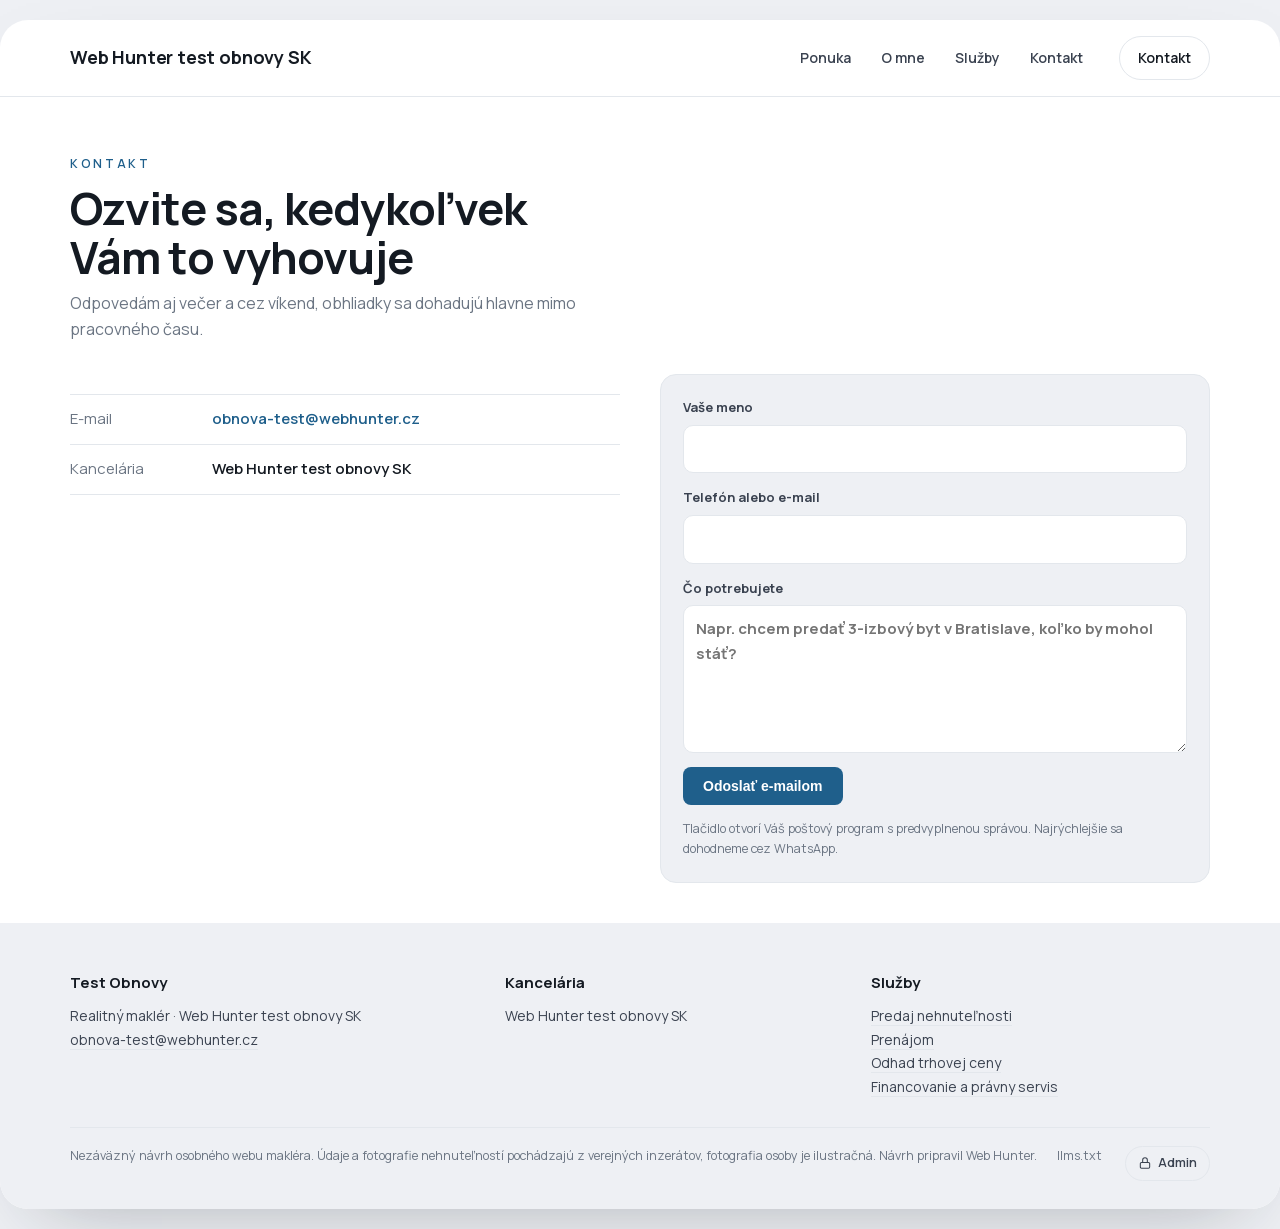
<file: kontakt/index.html>
<!doctype html>
<html lang="sk"><head>
<meta charset="utf-8">
<meta name="viewport" content="width=device-width,initial-scale=1">
<title>Kontakt | Test Obnovy</title>
<meta name="description" content="Kontakt na makléra Test Obnovy: telefón, e-mail, WhatsApp.">
<meta property="og:title" content="Kontakt | Test Obnovy">
<meta property="og:description" content="Kontakt na makléra Test Obnovy: telefón, e-mail, WhatsApp.">
<meta property="og:type" content="website"><meta property="og:locale" content="sk_SK">
<link rel="canonical" href="https://obnova-test-makleri.webhunter.cz/kontakt/">
<meta name="robots" content="noindex">
<link rel="preload" href="../assets/fonts/Manrope-latin-ext.woff2" as="font" type="font/woff2" crossorigin>
<link rel="stylesheet" href="../assets/style.css">
<link rel="stylesheet" href="../assets/makler.css">
<style>:root{--accent:#1f5f8b;--accent-deep:#0e2c40}</style>
</head><body class="mk mk-str ">
<div class="mk-page">
<header class="mk-top mk-top--svetla" id="top"><div class="mk-in mk-top__in">
  <a class="mk-logo" href="../" aria-label="Web Hunter test obnovy SK"><span>Web Hunter test obnovy SK</span></a>
  <nav class="mk-nav" aria-label="Hlavná"><a href="../nabidka/">Ponuka</a><a href="../o-mne/">O mne</a><a href="../sluzby/">Služby</a><a href="../kontakt/" aria-current=page>Kontakt</a></nav>
  <a class="mk-top__cta" href="#kontakt">Kontakt</a>
  <button class="mk-burger" type="button" aria-label="Otvoriť menu" aria-expanded="false"><span></span></button>
</div></header>
<main class="mk-str__telo">
<div class="mk-in mk-str__hlava"><span class="eyebrow">Kontakt</span><h1>Ozvite sa, kedykoľvek Vám to vyhovuje</h1><p>Odpovedám aj večer a cez víkend, obhliadky sa dohadujú hlavne mimo pracovného času.</p></div><div class="mk-in mk-kontakt"><div><dl class="mk-fakta-tab"><div><dt>E-mail</dt><dd><a href="mailto:obnova-test@webhunter.cz">obnova-test@webhunter.cz</a></dd></div><div><dt>Kancelária</dt><dd>Web Hunter test obnovy SK</dd></div></dl>
    <div class="cta"></div></div><form class="mk-form" action="mailto:obnova-test@webhunter.cz" method="get">
  <label>Vaše meno<input name="jmeno" required></label>
  <label>Telefón alebo e-mail<input name="kontakt" required></label>
  <label>Čo potrebujete<textarea name="body" rows="5" placeholder="Napr. chcem predať 3-izbový byt v Bratislave, koľko by mohol stáť?"></textarea></label>
  <input type="hidden" name="subject" value="Otázka z webu">
  <button type="submit" class="mk-hero__btn">Odoslať e-mailom</button>
  <p class="mk-form__pozn">Tlačidlo otvorí Váš poštový program s predvyplnenou správou. Najrýchlejšie sa dohodneme cez WhatsApp.</p>
</form></div>
</main>
<footer id="kontakt" class="mk-pata"><div class="mk-in">
  <div class="mk-pata__grid">
    <div><b>Test Obnovy</b><p>Realitný maklér · Web Hunter test obnovy SK</p>
      <ul><li><a href="mailto:obnova-test@webhunter.cz">obnova-test@webhunter.cz</a></li></ul></div>
    <div><b>Kancelária</b><ul><li>Web Hunter test obnovy SK</li></ul></div>
    <div><b>Služby</b><ul><li><a href="../sluzby/">Predaj nehnuteľnosti</a></li><li><a href="../sluzby/">Prenájom</a></li><li><a href="../sluzby/">Odhad trhovej ceny</a></li><li><a href="../sluzby/">Financovanie a právny servis</a></li></ul></div>
  </div>
  <div class="mk-pata__dole"><span>Nezáväzný návrh osobného webu makléra. Údaje a fotografie nehnuteľností pochádzajú z verejných inzerátov, fotografia osoby je ilustračná. Návrh pripravil Web Hunter.</span><a href="../llms.txt">llms.txt</a>
    <a class="mk-admin" href="../admin/"><svg viewBox="0 0 24 24" aria-hidden="true"><rect x="4" y="11" width="16" height="10" rx="2"/><path d="M8 11V7a4 4 0 0 1 8 0v4"/></svg>Admin</a></div>
</div></footer>
</div>
<script>
(function(){
var top=document.querySelector('.mk-top'),burger=document.querySelector('.mk-burger'),hero=document.querySelector('.mk-hero');
if(top&&hero){var prah=0;function lista(){if(!prah)prah=hero.offsetHeight-120;top.classList.toggle('on',window.scrollY>prah)}
  lista();addEventListener('scroll',lista,{passive:true})}
addEventListener('error',function(e){var t=e.target;if(t&&t.tagName==='IMG'){t.classList.add('is-broken');if(t.parentNode)t.parentNode.classList.add('bez-fotky')}},true);
var mapa=document.querySelector('[data-mapa]');
if(mapa){var vrstva=mapa.querySelector('.mk-mapa__dlazdice');function skal(){var w=mapa.clientWidth,W=parseInt(vrstva.style.width,10)||1;vrstva.style.transform='scale('+(w/W)+')'}
  skal();addEventListener('resize',skal);var nacti=function(){mapa.classList.add('is-on');mapa.querySelectorAll('img[data-src]').forEach(function(i){i.onload=function(){i.classList.add('is-on')};i.src=i.dataset.src;i.removeAttribute('data-src')})};
  if('IntersectionObserver' in window){new IntersectionObserver(function(es,o){if(es[0].isIntersecting){nacti();o.disconnect()}},{rootMargin:'400px'}).observe(mapa)}else nacti()}
var razeni=document.querySelector('.mk-razeni');
if(razeni){razeni.addEventListener('change',function(){var m=document.querySelector('.mk-mriz'),k=[].slice.call(m.querySelectorAll('.mk-karta')),v=razeni.value;
  k.sort(function(a,b){if(v==='cena-asc')return (+a.dataset.cena||9e15)-(+b.dataset.cena||9e15);if(v==='cena-desc')return (+b.dataset.cena)-(+a.dataset.cena);return (b.dataset.datum||'').localeCompare(a.dataset.datum||'')});
  k.forEach(function(x){m.appendChild(x)})})}
if(burger){burger.addEventListener('click',function(){var o=top.classList.toggle('menu');
  burger.setAttribute('aria-expanded',o?'true':'false')});
  top.querySelectorAll('.mk-nav a').forEach(function(a){a.addEventListener('click',function(){
    top.classList.remove('menu');burger.setAttribute('aria-expanded','false')})})}
if('IntersectionObserver' in window){var io=new IntersectionObserver(function(es){es.forEach(function(e){
  if(e.isIntersecting){e.target.classList.add('in');io.unobserve(e.target)}})},{rootMargin:'0px 0px -6% 0px'});
  document.querySelectorAll('.rv').forEach(function(el){io.observe(el)})}
else{document.querySelectorAll('.rv').forEach(function(el){el.classList.add('in')})}
var qs=new URLSearchParams(location.search),stav={typ:qs.get('typ')||'',tr:'',q:qs.get('q')||''},karty=[].slice.call(document.querySelectorAll('.mk-karta')),
  pocet=document.querySelector('[data-pocet]'),prazdno=document.querySelector('.mk-prazdno'),
  form=document.getElementById('hledani'),pole=form?form.querySelector('input'):null;
function norm(s){return (s||'').toLowerCase().normalize('NFD').replace(/[̀-ͯ]/g,'')}
function filtr(){var n=0,q=norm(stav.q);karty.forEach(function(k){var ok=(!stav.typ||k.dataset.typ===stav.typ)&&
  (!stav.tr||k.dataset.tr===stav.tr)&&(!q||norm(k.dataset.text).indexOf(q)>-1);k.hidden=!ok;if(ok)n++});
  if(pocet)pocet.textContent=n;if(prazdno)prazdno.hidden=n>0}
document.querySelectorAll('.mk-tab').forEach(function(b){b.addEventListener('click',function(){
  stav.typ=b.getAttribute('data-typ');document.querySelectorAll('.mk-tab').forEach(function(x){x.classList.toggle('is-on',x===b)});filtr()})});
document.querySelectorAll('.mk-pil').forEach(function(b){b.addEventListener('click',function(){
  stav.tr=b.getAttribute('data-tr');b.parentNode.querySelectorAll('.mk-pil').forEach(function(x){x.classList.toggle('is-on',x===b)});filtr()})});
if(pole){pole.addEventListener('input',function(){stav.q=pole.value;filtr()})}
if(form){form.addEventListener('submit',function(e){var c=document.getElementById('nabidka');
  if(!c||!karty.length||form.getAttribute('action')&&!document.body.classList.contains('mk-nabidka-str')){
    if(form.getAttribute('action')){e.preventDefault();location.href=form.getAttribute('action')+'?typ='+encodeURIComponent(stav.typ)+'&q='+encodeURIComponent(pole?pole.value:'');return}}
  e.preventDefault();stav.q=pole?pole.value:'';filtr();if(c)c.scrollIntoView({behavior:'smooth',block:'start'})})}
if(pole&&stav.q)pole.value=stav.q;
document.querySelectorAll('.mk-tab').forEach(function(b){b.classList.toggle('is-on',b.getAttribute('data-typ')===stav.typ)});
if(karty.length)filtr();
})();
</script>
</body></html>
</file>
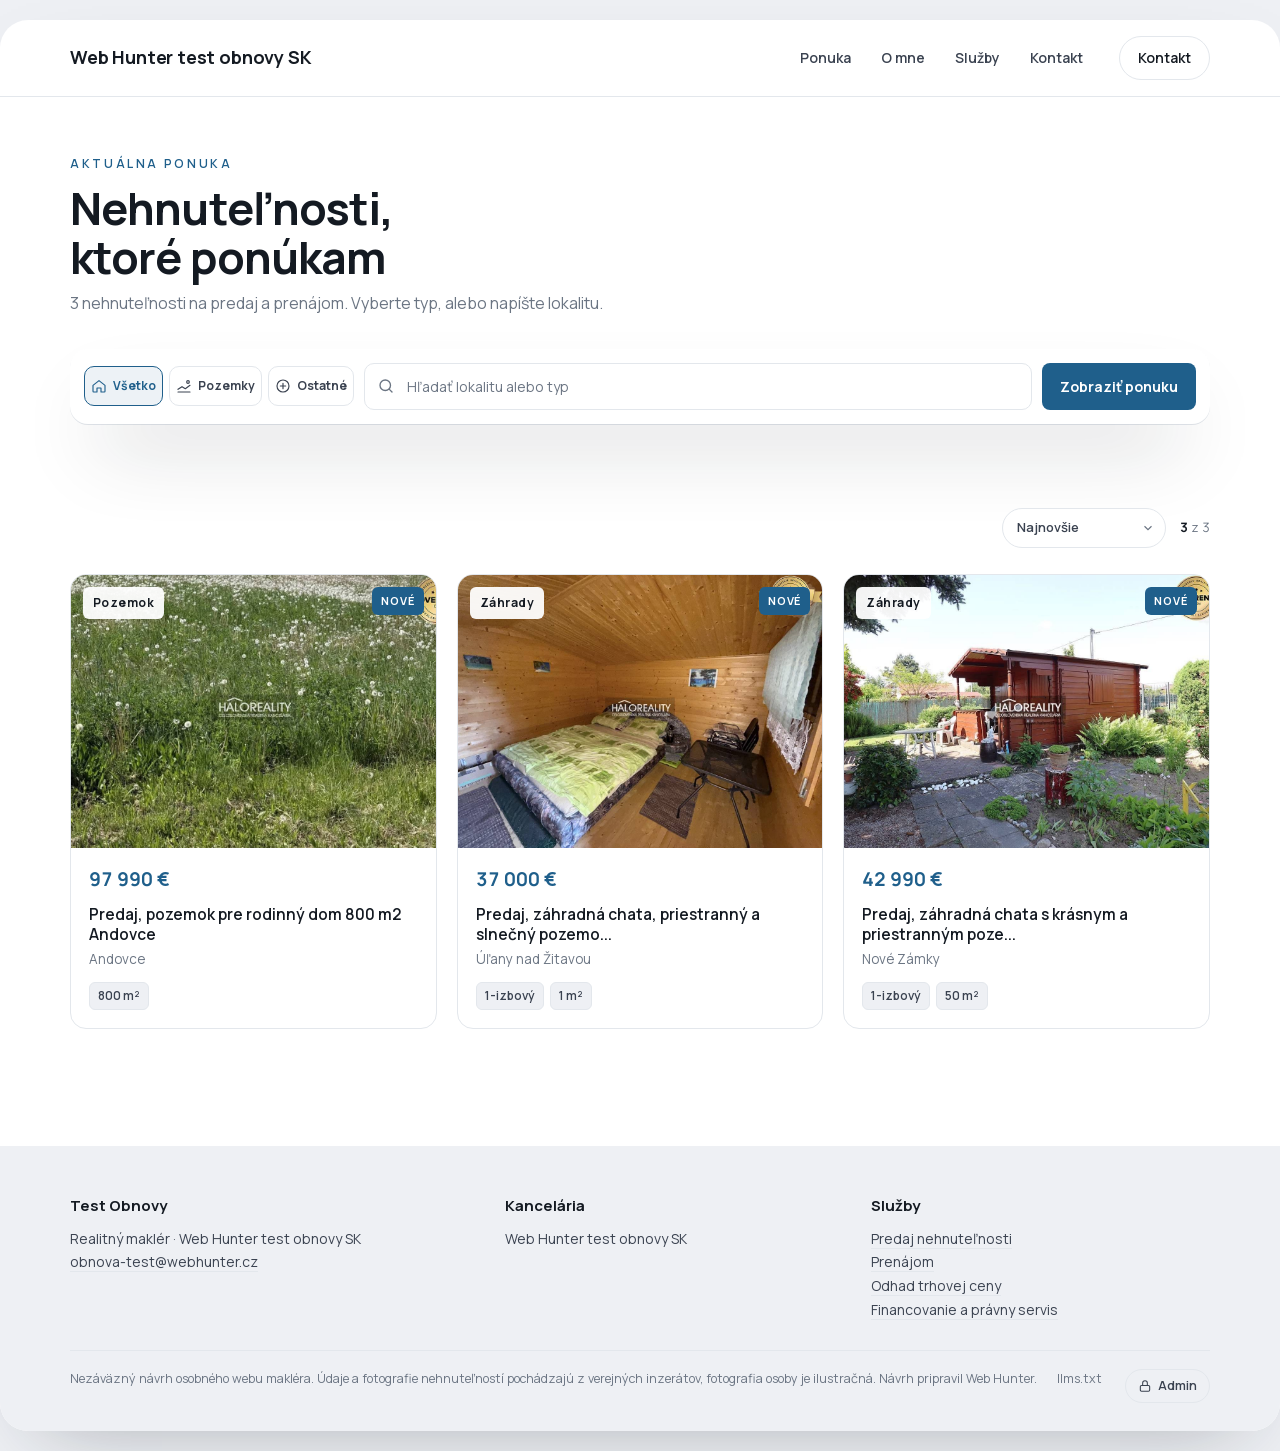
<file: nabidka/index.html>
<!doctype html>
<html lang="sk"><head>
<meta charset="utf-8">
<meta name="viewport" content="width=device-width,initial-scale=1">
<title>Ponuka nehnuteľností | Test Obnovy</title>
<meta name="description" content="Test Obnovy, realitný maklér kancelárie Web Hunter test obnovy SK. Aktuálne 3 ponuky nehnuteľností, lokality Andovce, Úľany nad Žitavou a Nové Zámky. Predaj, ">
<meta property="og:title" content="Ponuka nehnuteľností | Test Obnovy">
<meta property="og:description" content="Test Obnovy, realitný maklér kancelárie Web Hunter test obnovy SK. Aktuálne 3 ponuky nehnuteľností, lokality Andovce, Úľany nad Žitavou a Nové Zámky. Predaj, ">
<meta property="og:type" content="website"><meta property="og:locale" content="sk_SK">
<link rel="canonical" href="https://obnova-test-makleri.webhunter.cz/nabidka/">
<meta name="robots" content="noindex">
<link rel="preload" href="../assets/fonts/Manrope-latin-ext.woff2" as="font" type="font/woff2" crossorigin>
<link rel="stylesheet" href="../assets/style.css">
<link rel="stylesheet" href="../assets/makler.css">
<style>:root{--accent:#1f5f8b;--accent-deep:#0e2c40}</style>
</head><body class="mk mk-str mk-nabidka-str">
<div class="mk-page">
<header class="mk-top mk-top--svetla" id="top"><div class="mk-in mk-top__in">
  <a class="mk-logo" href="../" aria-label="Web Hunter test obnovy SK"><span>Web Hunter test obnovy SK</span></a>
  <nav class="mk-nav" aria-label="Hlavná"><a href="../nabidka/" aria-current=page>Ponuka</a><a href="../o-mne/">O mne</a><a href="../sluzby/">Služby</a><a href="../kontakt/">Kontakt</a></nav>
  <a class="mk-top__cta" href="#kontakt">Kontakt</a>
  <button class="mk-burger" type="button" aria-label="Otvoriť menu" aria-expanded="false"><span></span></button>
</div></header>
<main class="mk-str__telo">
<div class="mk-in mk-str__hlava"><span class="eyebrow">Aktuálna ponuka</span><h1>Nehnuteľnosti, ktoré ponúkam</h1><p>3 nehnuteľnosti na predaj a prenájom. Vyberte typ, alebo napíšte lokalitu.</p></div><div class="mk-in"><form class="mk-hledani" id="hledani" role="search" aria-label="Hľadanie v ponuke" action="" method="get">
  <div class="mk-hledani__taby"><button type="button" class="mk-tab is-on" data-typ=""><svg viewBox="0 0 24 24" aria-hidden="true"><path d="M3 11l9-7 9 7v9a1 1 0 0 1-1 1h-5v-6H9v6H4a1 1 0 0 1-1-1z"/></svg>Všetko</button><button type="button" class="mk-tab" data-typ="pozemek"><svg viewBox="0 0 24 24" aria-hidden="true"><path d="M3 17l6-4 5 3 7-5"/><path d="M3 21h18"/><circle cx="18" cy="6" r="2"/></svg>Pozemky</button><button type="button" class="mk-tab" data-typ="ostatni"><svg viewBox="0 0 24 24" aria-hidden="true"><circle cx="12" cy="12" r="9"/><path d="M8 12h8M12 8v8"/></svg>Ostatné</button></div>
  <label class="mk-hledani__pole"><svg viewBox="0 0 24 24" aria-hidden="true"><circle cx="11" cy="11" r="7"/><path d="m20 20-3.5-3.5"/></svg>
    <input type="search" name="q" placeholder="Hľadať lokalitu alebo typ" autocomplete="off" aria-label="Hľadať v ponuke"></label>
  <button type="submit" class="mk-hledani__btn">Zobraziť ponuku</button>
</form></div><section id="nabidka" class="mk-nabidka rv"><div class="mk-in">
  <div class="mk-sec-h"><div></div>
    <div class="mk-filtr"><select class="mk-razeni" aria-label="Zoradenie"><option value="nove">Najnovšie</option><option value="cena-asc">Cena od najnižšej</option><option value="cena-desc">Cena od najvyššej</option></select><span class="mk-filtr__pocet"><b data-pocet>3</b> z 3</span></div></div>
  <div class="mk-mriz"><a class="mk-karta" href="../predaj-pozemok-pre-rodinny-dom-800-m2-andovce-903405/" data-typ="pozemek" data-tr="ostatni" data-cena="97990" data-datum="2026-09-28" data-text="predaj, pozemok pre rodinný dom 800 m2 andovce andovce">
  <span class="mk-karta__foto"><img src="../assets/n/903405/00.jpg" alt="Predaj, pozemok pre rodinný dom 800 m2 Andovce" loading="lazy" decoding="async"><span class="mk-karta__stitek">Pozemok</span><span class="mk-karta__nove">Nové</span></span>
  <span class="mk-karta__telo"><span class="mk-karta__cena">97 990 €</span><b>Predaj, pozemok pre rodinný dom 800 m2 Andovce</b>
    <span class="mk-karta__misto">Andovce</span>
    <span class="mk-karta__chipy"><span>800 m²</span></span></span>
</a><a class="mk-karta" href="../predaj-zahradna-chata-priestranny-a-slnecny-pozemo-909802/" data-typ="ostatni" data-tr="ostatni" data-cena="37000" data-datum="2026-09-28" data-text="predaj, záhradná chata, priestranný a slnečný pozemo... úľany nad žitavou">
  <span class="mk-karta__foto"><img src="../assets/n/909802/00.jpg" alt="Predaj, záhradná chata, priestranný a slnečný pozemo..." loading="lazy" decoding="async"><span class="mk-karta__stitek">Záhrady</span><span class="mk-karta__nove">Nové</span></span>
  <span class="mk-karta__telo"><span class="mk-karta__cena">37 000 €</span><b>Predaj, záhradná chata, priestranný a slnečný pozemo...</b>
    <span class="mk-karta__misto">Úľany nad Žitavou</span>
    <span class="mk-karta__chipy"><span>1-izbový</span><span>1 m²</span></span></span>
</a><a class="mk-karta" href="../predaj-zahradna-chata-s-krasnym-a-priestrannym-poz-984567/" data-typ="ostatni" data-tr="ostatni" data-cena="42990" data-datum="2026-09-28" data-text="predaj, záhradná chata s krásnym a priestranným poze... nové zámky">
  <span class="mk-karta__foto"><img src="../assets/n/984567/00.jpg" alt="Predaj, záhradná chata s krásnym a priestranným poze..." loading="lazy" decoding="async"><span class="mk-karta__stitek">Záhrady</span><span class="mk-karta__nove">Nové</span></span>
  <span class="mk-karta__telo"><span class="mk-karta__cena">42 990 €</span><b>Predaj, záhradná chata s krásnym a priestranným poze...</b>
    <span class="mk-karta__misto">Nové Zámky</span>
    <span class="mk-karta__chipy"><span>1-izbový</span><span>50 m²</span></span></span>
</a></div>
  <p class="mk-prazdno" hidden>Tomuto výberu zatiaľ nezodpovedá žiadna ponuka. Napíšte mi, čo hľadáte.</p>
</div></section>
</main>
<footer id="kontakt" class="mk-pata"><div class="mk-in">
  <div class="mk-pata__grid">
    <div><b>Test Obnovy</b><p>Realitný maklér · Web Hunter test obnovy SK</p>
      <ul><li><a href="mailto:obnova-test@webhunter.cz">obnova-test@webhunter.cz</a></li></ul></div>
    <div><b>Kancelária</b><ul><li>Web Hunter test obnovy SK</li></ul></div>
    <div><b>Služby</b><ul><li><a href="../sluzby/">Predaj nehnuteľnosti</a></li><li><a href="../sluzby/">Prenájom</a></li><li><a href="../sluzby/">Odhad trhovej ceny</a></li><li><a href="../sluzby/">Financovanie a právny servis</a></li></ul></div>
  </div>
  <div class="mk-pata__dole"><span>Nezáväzný návrh osobného webu makléra. Údaje a fotografie nehnuteľností pochádzajú z verejných inzerátov, fotografia osoby je ilustračná. Návrh pripravil Web Hunter.</span><a href="../llms.txt">llms.txt</a>
    <a class="mk-admin" href="../admin/"><svg viewBox="0 0 24 24" aria-hidden="true"><rect x="4" y="11" width="16" height="10" rx="2"/><path d="M8 11V7a4 4 0 0 1 8 0v4"/></svg>Admin</a></div>
</div></footer>
</div>
<script>
(function(){
var top=document.querySelector('.mk-top'),burger=document.querySelector('.mk-burger'),hero=document.querySelector('.mk-hero');
if(top&&hero){var prah=0;function lista(){if(!prah)prah=hero.offsetHeight-120;top.classList.toggle('on',window.scrollY>prah)}
  lista();addEventListener('scroll',lista,{passive:true})}
addEventListener('error',function(e){var t=e.target;if(t&&t.tagName==='IMG'){t.classList.add('is-broken');if(t.parentNode)t.parentNode.classList.add('bez-fotky')}},true);
var mapa=document.querySelector('[data-mapa]');
if(mapa){var vrstva=mapa.querySelector('.mk-mapa__dlazdice');function skal(){var w=mapa.clientWidth,W=parseInt(vrstva.style.width,10)||1;vrstva.style.transform='scale('+(w/W)+')'}
  skal();addEventListener('resize',skal);var nacti=function(){mapa.classList.add('is-on');mapa.querySelectorAll('img[data-src]').forEach(function(i){i.onload=function(){i.classList.add('is-on')};i.src=i.dataset.src;i.removeAttribute('data-src')})};
  if('IntersectionObserver' in window){new IntersectionObserver(function(es,o){if(es[0].isIntersecting){nacti();o.disconnect()}},{rootMargin:'400px'}).observe(mapa)}else nacti()}
var razeni=document.querySelector('.mk-razeni');
if(razeni){razeni.addEventListener('change',function(){var m=document.querySelector('.mk-mriz'),k=[].slice.call(m.querySelectorAll('.mk-karta')),v=razeni.value;
  k.sort(function(a,b){if(v==='cena-asc')return (+a.dataset.cena||9e15)-(+b.dataset.cena||9e15);if(v==='cena-desc')return (+b.dataset.cena)-(+a.dataset.cena);return (b.dataset.datum||'').localeCompare(a.dataset.datum||'')});
  k.forEach(function(x){m.appendChild(x)})})}
if(burger){burger.addEventListener('click',function(){var o=top.classList.toggle('menu');
  burger.setAttribute('aria-expanded',o?'true':'false')});
  top.querySelectorAll('.mk-nav a').forEach(function(a){a.addEventListener('click',function(){
    top.classList.remove('menu');burger.setAttribute('aria-expanded','false')})})}
if('IntersectionObserver' in window){var io=new IntersectionObserver(function(es){es.forEach(function(e){
  if(e.isIntersecting){e.target.classList.add('in');io.unobserve(e.target)}})},{rootMargin:'0px 0px -6% 0px'});
  document.querySelectorAll('.rv').forEach(function(el){io.observe(el)})}
else{document.querySelectorAll('.rv').forEach(function(el){el.classList.add('in')})}
var qs=new URLSearchParams(location.search),stav={typ:qs.get('typ')||'',tr:'',q:qs.get('q')||''},karty=[].slice.call(document.querySelectorAll('.mk-karta')),
  pocet=document.querySelector('[data-pocet]'),prazdno=document.querySelector('.mk-prazdno'),
  form=document.getElementById('hledani'),pole=form?form.querySelector('input'):null;
function norm(s){return (s||'').toLowerCase().normalize('NFD').replace(/[̀-ͯ]/g,'')}
function filtr(){var n=0,q=norm(stav.q);karty.forEach(function(k){var ok=(!stav.typ||k.dataset.typ===stav.typ)&&
  (!stav.tr||k.dataset.tr===stav.tr)&&(!q||norm(k.dataset.text).indexOf(q)>-1);k.hidden=!ok;if(ok)n++});
  if(pocet)pocet.textContent=n;if(prazdno)prazdno.hidden=n>0}
document.querySelectorAll('.mk-tab').forEach(function(b){b.addEventListener('click',function(){
  stav.typ=b.getAttribute('data-typ');document.querySelectorAll('.mk-tab').forEach(function(x){x.classList.toggle('is-on',x===b)});filtr()})});
document.querySelectorAll('.mk-pil').forEach(function(b){b.addEventListener('click',function(){
  stav.tr=b.getAttribute('data-tr');b.parentNode.querySelectorAll('.mk-pil').forEach(function(x){x.classList.toggle('is-on',x===b)});filtr()})});
if(pole){pole.addEventListener('input',function(){stav.q=pole.value;filtr()})}
if(form){form.addEventListener('submit',function(e){var c=document.getElementById('nabidka');
  if(!c||!karty.length||form.getAttribute('action')&&!document.body.classList.contains('mk-nabidka-str')){
    if(form.getAttribute('action')){e.preventDefault();location.href=form.getAttribute('action')+'?typ='+encodeURIComponent(stav.typ)+'&q='+encodeURIComponent(pole?pole.value:'');return}}
  e.preventDefault();stav.q=pole?pole.value:'';filtr();if(c)c.scrollIntoView({behavior:'smooth',block:'start'})})}
if(pole&&stav.q)pole.value=stav.q;
document.querySelectorAll('.mk-tab').forEach(function(b){b.classList.toggle('is-on',b.getAttribute('data-typ')===stav.typ)});
if(karty.length)filtr();
})();
</script>
</body></html>
</file>
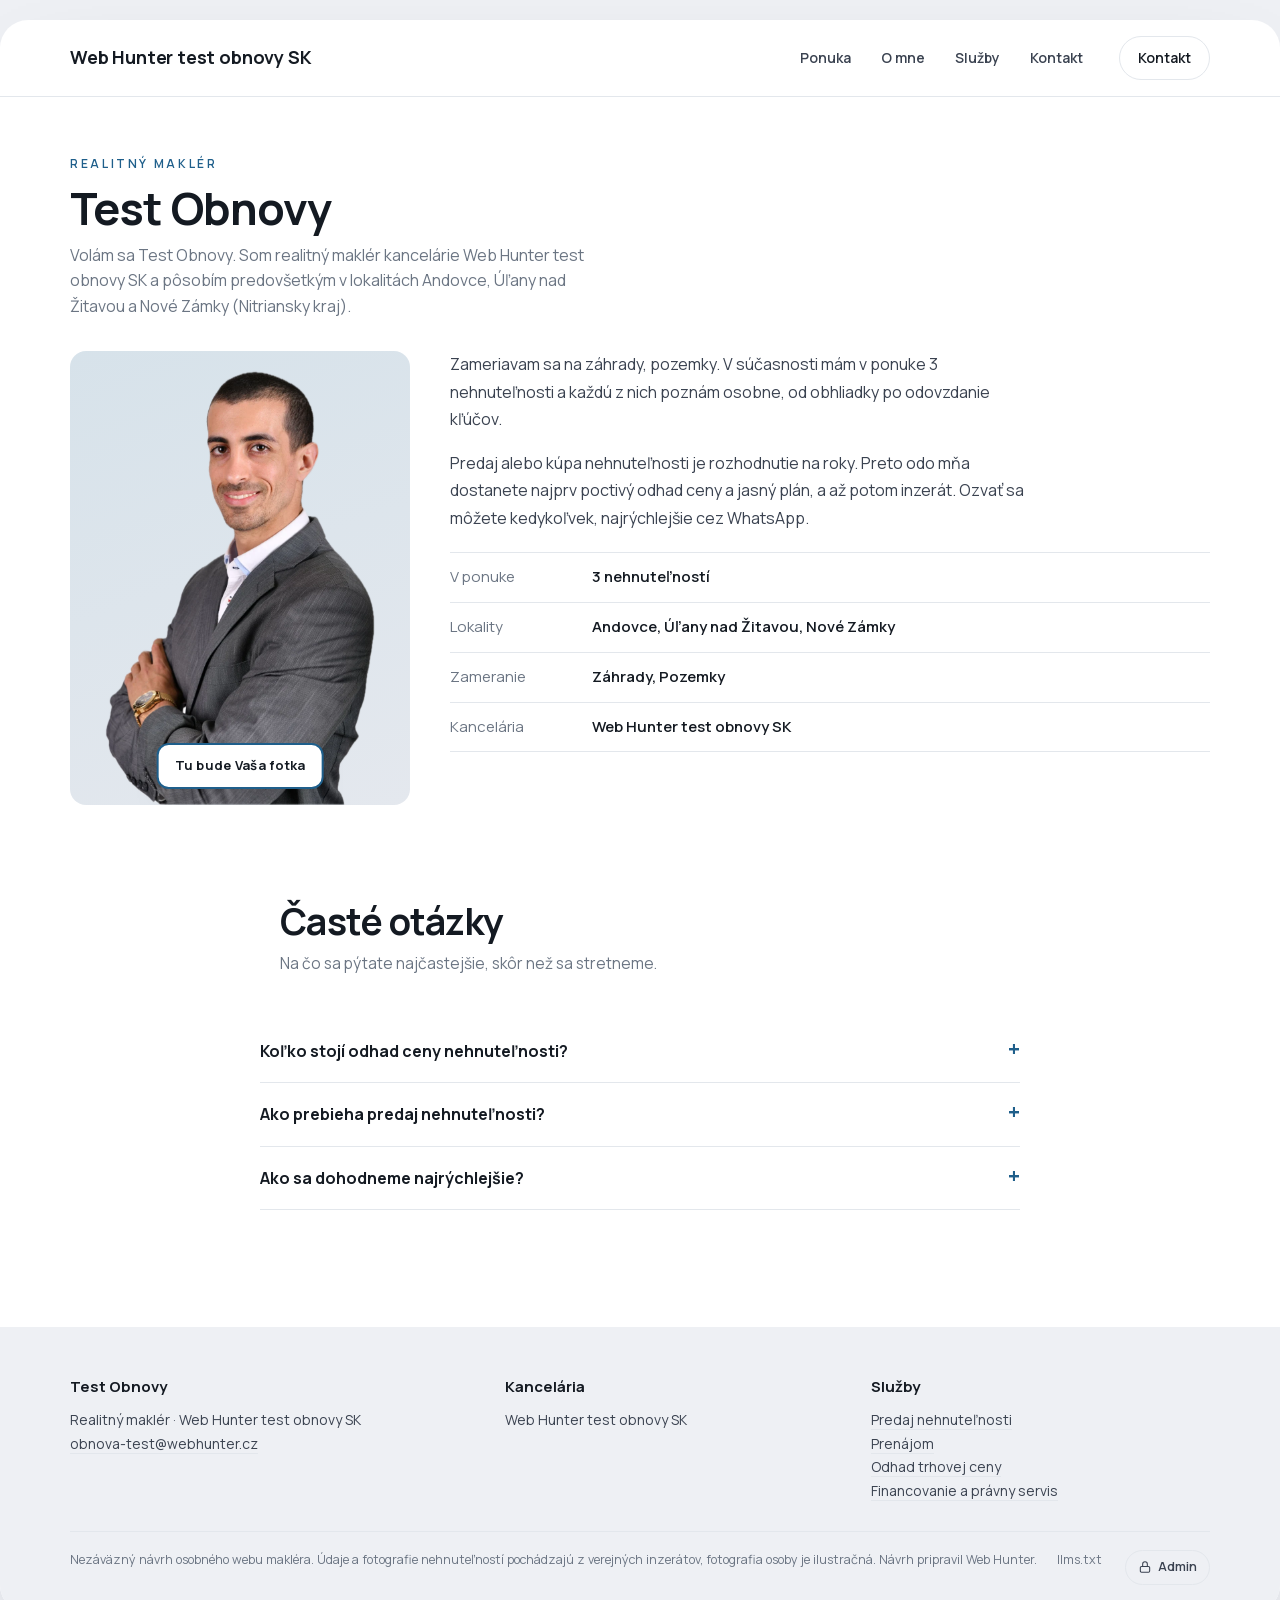
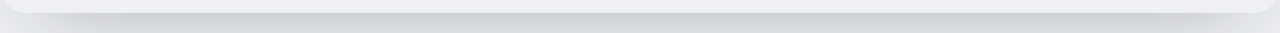
<file: o-mne/index.html>
<!doctype html>
<html lang="sk"><head>
<meta charset="utf-8">
<meta name="viewport" content="width=device-width,initial-scale=1">
<title>O mne | Test Obnovy</title>
<meta name="description" content="Volám sa Test Obnovy. Som realitný maklér kancelárie Web Hunter test obnovy SK a pôsobím predovšetkým v lokalitách Andovce, Úľany nad Žitavou a Nové Zámky (Ni">
<meta property="og:title" content="O mne | Test Obnovy">
<meta property="og:description" content="Volám sa Test Obnovy. Som realitný maklér kancelárie Web Hunter test obnovy SK a pôsobím predovšetkým v lokalitách Andovce, Úľany nad Žitavou a Nové Zámky (Ni">
<meta property="og:type" content="website"><meta property="og:locale" content="sk_SK">
<link rel="canonical" href="https://obnova-test-makleri.webhunter.cz/o-mne/">
<meta name="robots" content="noindex">
<link rel="preload" href="../assets/fonts/Manrope-latin-ext.woff2" as="font" type="font/woff2" crossorigin>
<link rel="stylesheet" href="../assets/style.css">
<link rel="stylesheet" href="../assets/makler.css">
<style>:root{--accent:#1f5f8b;--accent-deep:#0e2c40}</style>
</head><body class="mk mk-str ">
<div class="mk-page">
<header class="mk-top mk-top--svetla" id="top"><div class="mk-in mk-top__in">
  <a class="mk-logo" href="../" aria-label="Web Hunter test obnovy SK"><span>Web Hunter test obnovy SK</span></a>
  <nav class="mk-nav" aria-label="Hlavná"><a href="../nabidka/">Ponuka</a><a href="../o-mne/" aria-current=page>O mne</a><a href="../sluzby/">Služby</a><a href="../kontakt/">Kontakt</a></nav>
  <a class="mk-top__cta" href="#kontakt">Kontakt</a>
  <button class="mk-burger" type="button" aria-label="Otvoriť menu" aria-expanded="false"><span></span></button>
</div></header>
<main class="mk-str__telo">
<div class="mk-in mk-str__hlava"><span class="eyebrow">Realitný maklér</span><h1>Test Obnovy</h1><p>Volám sa Test Obnovy. Som realitný maklér kancelárie Web Hunter test obnovy SK a pôsobím predovšetkým v lokalitách Andovce, Úľany nad Žitavou a Nové Zámky (Nitriansky kraj).</p></div><div class="mk-in mk-omne-str">
  <div class="mk-omne-str__foto"><img src="../assets/osoba.webp" alt=""><span class="mk-hero__stitek mk-hero__stitek--klid">Tu bude Vaša fotka</span></div>
  <div><div class="dt-prose"><p>Zameriavam sa na záhrady, pozemky. V súčasnosti mám v ponuke 3 nehnuteľnosti a každú z nich poznám osobne, od obhliadky po odovzdanie kľúčov.</p><p>Predaj alebo kúpa nehnuteľnosti je rozhodnutie na roky. Preto odo mňa dostanete najprv poctivý odhad ceny a jasný plán, a až potom inzerát. Ozvať sa môžete kedykoľvek, najrýchlejšie cez WhatsApp.</p></div>
    <dl class="mk-fakta-tab"><div><dt>V ponuke</dt><dd>3 nehnuteľností</dd></div><div><dt>Lokality</dt><dd>Andovce, Úľany nad Žitavou, Nové Zámky</dd></div><div><dt>Zameranie</dt><dd>Záhrady, Pozemky</dd></div><div><dt>Kancelária</dt><dd>Web Hunter test obnovy SK</dd></div></dl>
    <div class="cta"></div></div>
</div><section id="faq" class="rv"><div class="mk-in">
  <div class="mk-nadpis"><h2>Časté otázky</h2><p>Na čo sa pýtate najčastejšie, skôr než sa stretneme.</p></div>
  <div class="mk-faq"><details><summary>Koľko stojí odhad ceny nehnuteľnosti?</summary><p>Odhad trhovej ceny pripravujem zadarmo a nezáväzne. Vychádza z aktuálnych predajov v lokalite, nie z cenníkových tabuliek.</p></details><details><summary>Ako prebieha predaj nehnuteľnosti?</summary><p>Najprv obhliadka a odhad ceny, potom príprava prezentácie (fotografie, popis, inzercia), obhliadky so záujemcami, rezervačná zmluva, kúpna zmluva s advokátskou úschovou a odovzdanie nehnuteľnosti. O každom kroku viete vopred.</p></details><details><summary>Ako sa dohodneme najrýchlejšie?</summary><p>Najrýchlejšie cez WhatsApp alebo telefón. Odpovedám aj večer a cez víkend, pretože obhliadky sa dohadujú hlavne mimo pracovného času.</p></details></div>
</div></section>
</main>
<footer id="kontakt" class="mk-pata"><div class="mk-in">
  <div class="mk-pata__grid">
    <div><b>Test Obnovy</b><p>Realitný maklér · Web Hunter test obnovy SK</p>
      <ul><li><a href="mailto:obnova-test@webhunter.cz">obnova-test@webhunter.cz</a></li></ul></div>
    <div><b>Kancelária</b><ul><li>Web Hunter test obnovy SK</li></ul></div>
    <div><b>Služby</b><ul><li><a href="../sluzby/">Predaj nehnuteľnosti</a></li><li><a href="../sluzby/">Prenájom</a></li><li><a href="../sluzby/">Odhad trhovej ceny</a></li><li><a href="../sluzby/">Financovanie a právny servis</a></li></ul></div>
  </div>
  <div class="mk-pata__dole"><span>Nezáväzný návrh osobného webu makléra. Údaje a fotografie nehnuteľností pochádzajú z verejných inzerátov, fotografia osoby je ilustračná. Návrh pripravil Web Hunter.</span><a href="../llms.txt">llms.txt</a>
    <a class="mk-admin" href="../admin/"><svg viewBox="0 0 24 24" aria-hidden="true"><rect x="4" y="11" width="16" height="10" rx="2"/><path d="M8 11V7a4 4 0 0 1 8 0v4"/></svg>Admin</a></div>
</div></footer>
</div>
<script>
(function(){
var top=document.querySelector('.mk-top'),burger=document.querySelector('.mk-burger'),hero=document.querySelector('.mk-hero');
if(top&&hero){var prah=0;function lista(){if(!prah)prah=hero.offsetHeight-120;top.classList.toggle('on',window.scrollY>prah)}
  lista();addEventListener('scroll',lista,{passive:true})}
addEventListener('error',function(e){var t=e.target;if(t&&t.tagName==='IMG'){t.classList.add('is-broken');if(t.parentNode)t.parentNode.classList.add('bez-fotky')}},true);
var mapa=document.querySelector('[data-mapa]');
if(mapa){var vrstva=mapa.querySelector('.mk-mapa__dlazdice');function skal(){var w=mapa.clientWidth,W=parseInt(vrstva.style.width,10)||1;vrstva.style.transform='scale('+(w/W)+')'}
  skal();addEventListener('resize',skal);var nacti=function(){mapa.classList.add('is-on');mapa.querySelectorAll('img[data-src]').forEach(function(i){i.onload=function(){i.classList.add('is-on')};i.src=i.dataset.src;i.removeAttribute('data-src')})};
  if('IntersectionObserver' in window){new IntersectionObserver(function(es,o){if(es[0].isIntersecting){nacti();o.disconnect()}},{rootMargin:'400px'}).observe(mapa)}else nacti()}
var razeni=document.querySelector('.mk-razeni');
if(razeni){razeni.addEventListener('change',function(){var m=document.querySelector('.mk-mriz'),k=[].slice.call(m.querySelectorAll('.mk-karta')),v=razeni.value;
  k.sort(function(a,b){if(v==='cena-asc')return (+a.dataset.cena||9e15)-(+b.dataset.cena||9e15);if(v==='cena-desc')return (+b.dataset.cena)-(+a.dataset.cena);return (b.dataset.datum||'').localeCompare(a.dataset.datum||'')});
  k.forEach(function(x){m.appendChild(x)})})}
if(burger){burger.addEventListener('click',function(){var o=top.classList.toggle('menu');
  burger.setAttribute('aria-expanded',o?'true':'false')});
  top.querySelectorAll('.mk-nav a').forEach(function(a){a.addEventListener('click',function(){
    top.classList.remove('menu');burger.setAttribute('aria-expanded','false')})})}
if('IntersectionObserver' in window){var io=new IntersectionObserver(function(es){es.forEach(function(e){
  if(e.isIntersecting){e.target.classList.add('in');io.unobserve(e.target)}})},{rootMargin:'0px 0px -6% 0px'});
  document.querySelectorAll('.rv').forEach(function(el){io.observe(el)})}
else{document.querySelectorAll('.rv').forEach(function(el){el.classList.add('in')})}
var qs=new URLSearchParams(location.search),stav={typ:qs.get('typ')||'',tr:'',q:qs.get('q')||''},karty=[].slice.call(document.querySelectorAll('.mk-karta')),
  pocet=document.querySelector('[data-pocet]'),prazdno=document.querySelector('.mk-prazdno'),
  form=document.getElementById('hledani'),pole=form?form.querySelector('input'):null;
function norm(s){return (s||'').toLowerCase().normalize('NFD').replace(/[̀-ͯ]/g,'')}
function filtr(){var n=0,q=norm(stav.q);karty.forEach(function(k){var ok=(!stav.typ||k.dataset.typ===stav.typ)&&
  (!stav.tr||k.dataset.tr===stav.tr)&&(!q||norm(k.dataset.text).indexOf(q)>-1);k.hidden=!ok;if(ok)n++});
  if(pocet)pocet.textContent=n;if(prazdno)prazdno.hidden=n>0}
document.querySelectorAll('.mk-tab').forEach(function(b){b.addEventListener('click',function(){
  stav.typ=b.getAttribute('data-typ');document.querySelectorAll('.mk-tab').forEach(function(x){x.classList.toggle('is-on',x===b)});filtr()})});
document.querySelectorAll('.mk-pil').forEach(function(b){b.addEventListener('click',function(){
  stav.tr=b.getAttribute('data-tr');b.parentNode.querySelectorAll('.mk-pil').forEach(function(x){x.classList.toggle('is-on',x===b)});filtr()})});
if(pole){pole.addEventListener('input',function(){stav.q=pole.value;filtr()})}
if(form){form.addEventListener('submit',function(e){var c=document.getElementById('nabidka');
  if(!c||!karty.length||form.getAttribute('action')&&!document.body.classList.contains('mk-nabidka-str')){
    if(form.getAttribute('action')){e.preventDefault();location.href=form.getAttribute('action')+'?typ='+encodeURIComponent(stav.typ)+'&q='+encodeURIComponent(pole?pole.value:'');return}}
  e.preventDefault();stav.q=pole?pole.value:'';filtr();if(c)c.scrollIntoView({behavior:'smooth',block:'start'})})}
if(pole&&stav.q)pole.value=stav.q;
document.querySelectorAll('.mk-tab').forEach(function(b){b.classList.toggle('is-on',b.getAttribute('data-typ')===stav.typ)});
if(karty.length)filtr();
})();
</script>
</body></html>
</file>
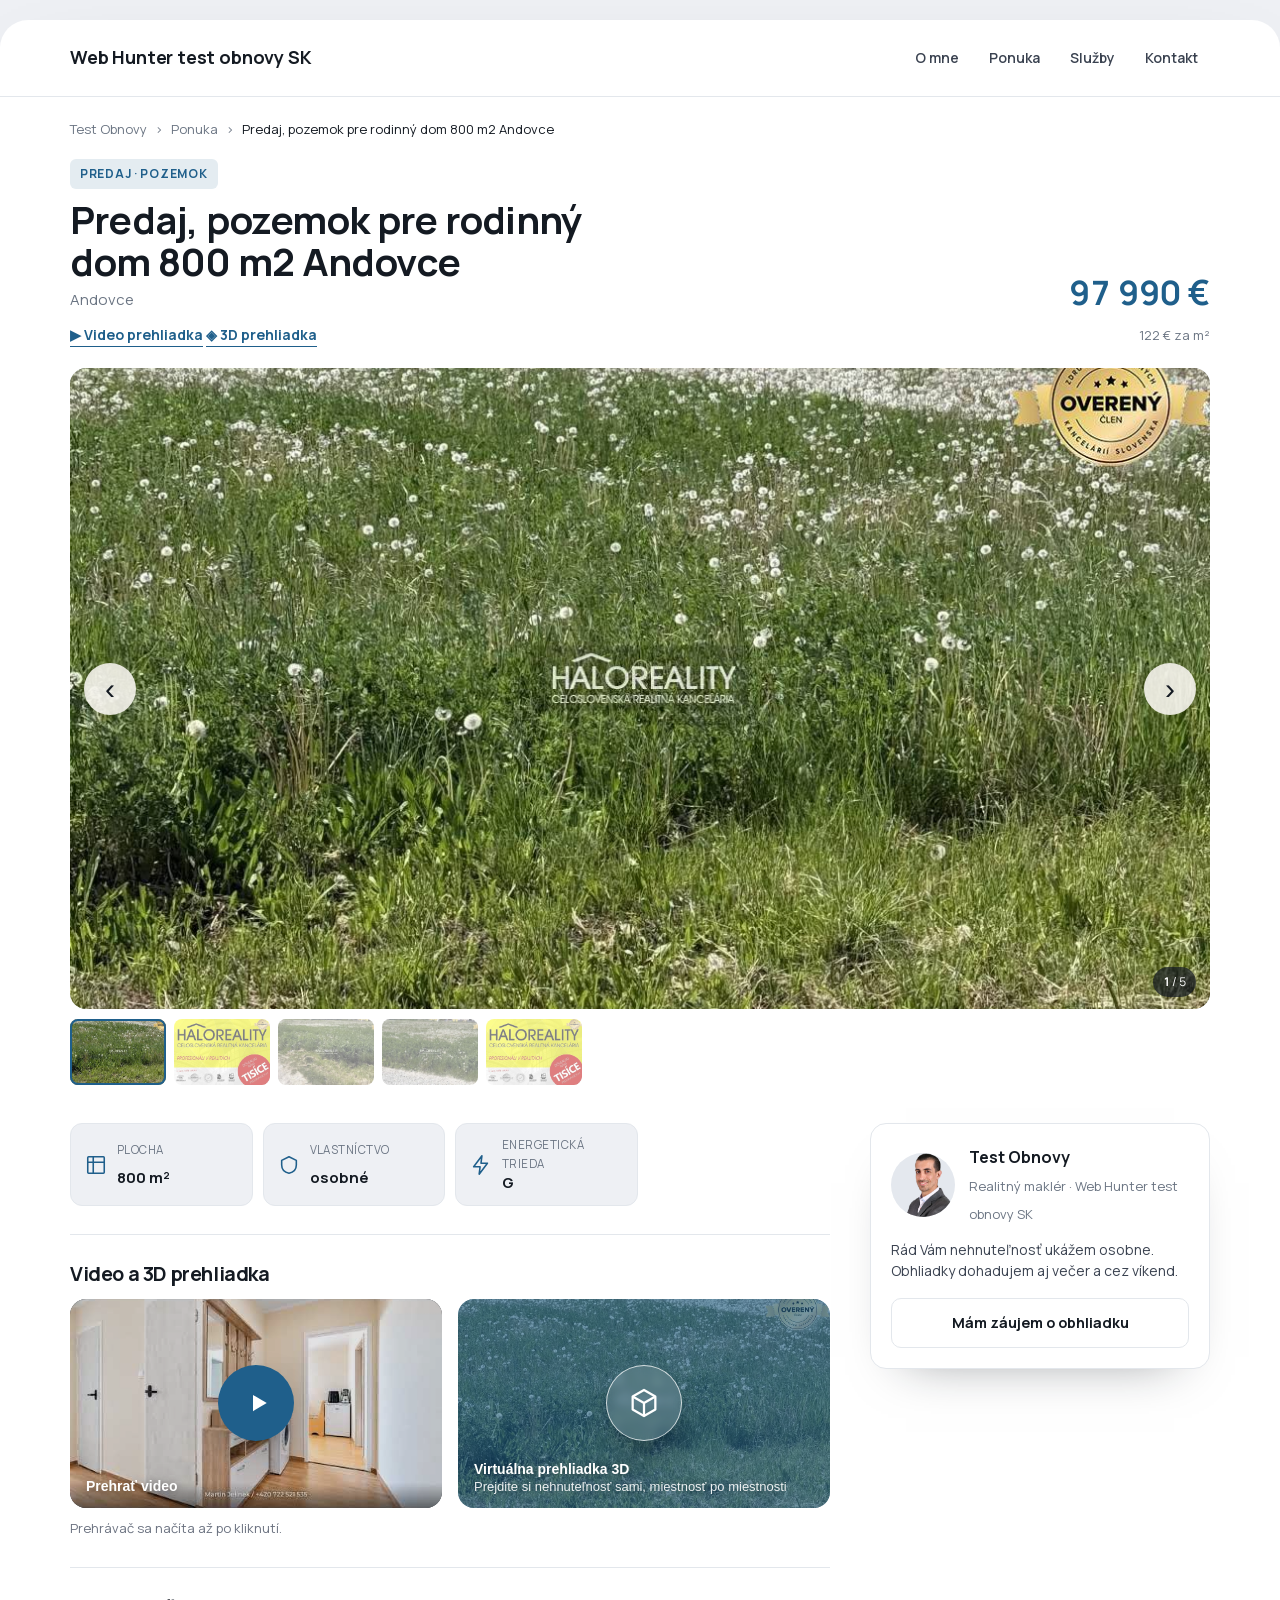
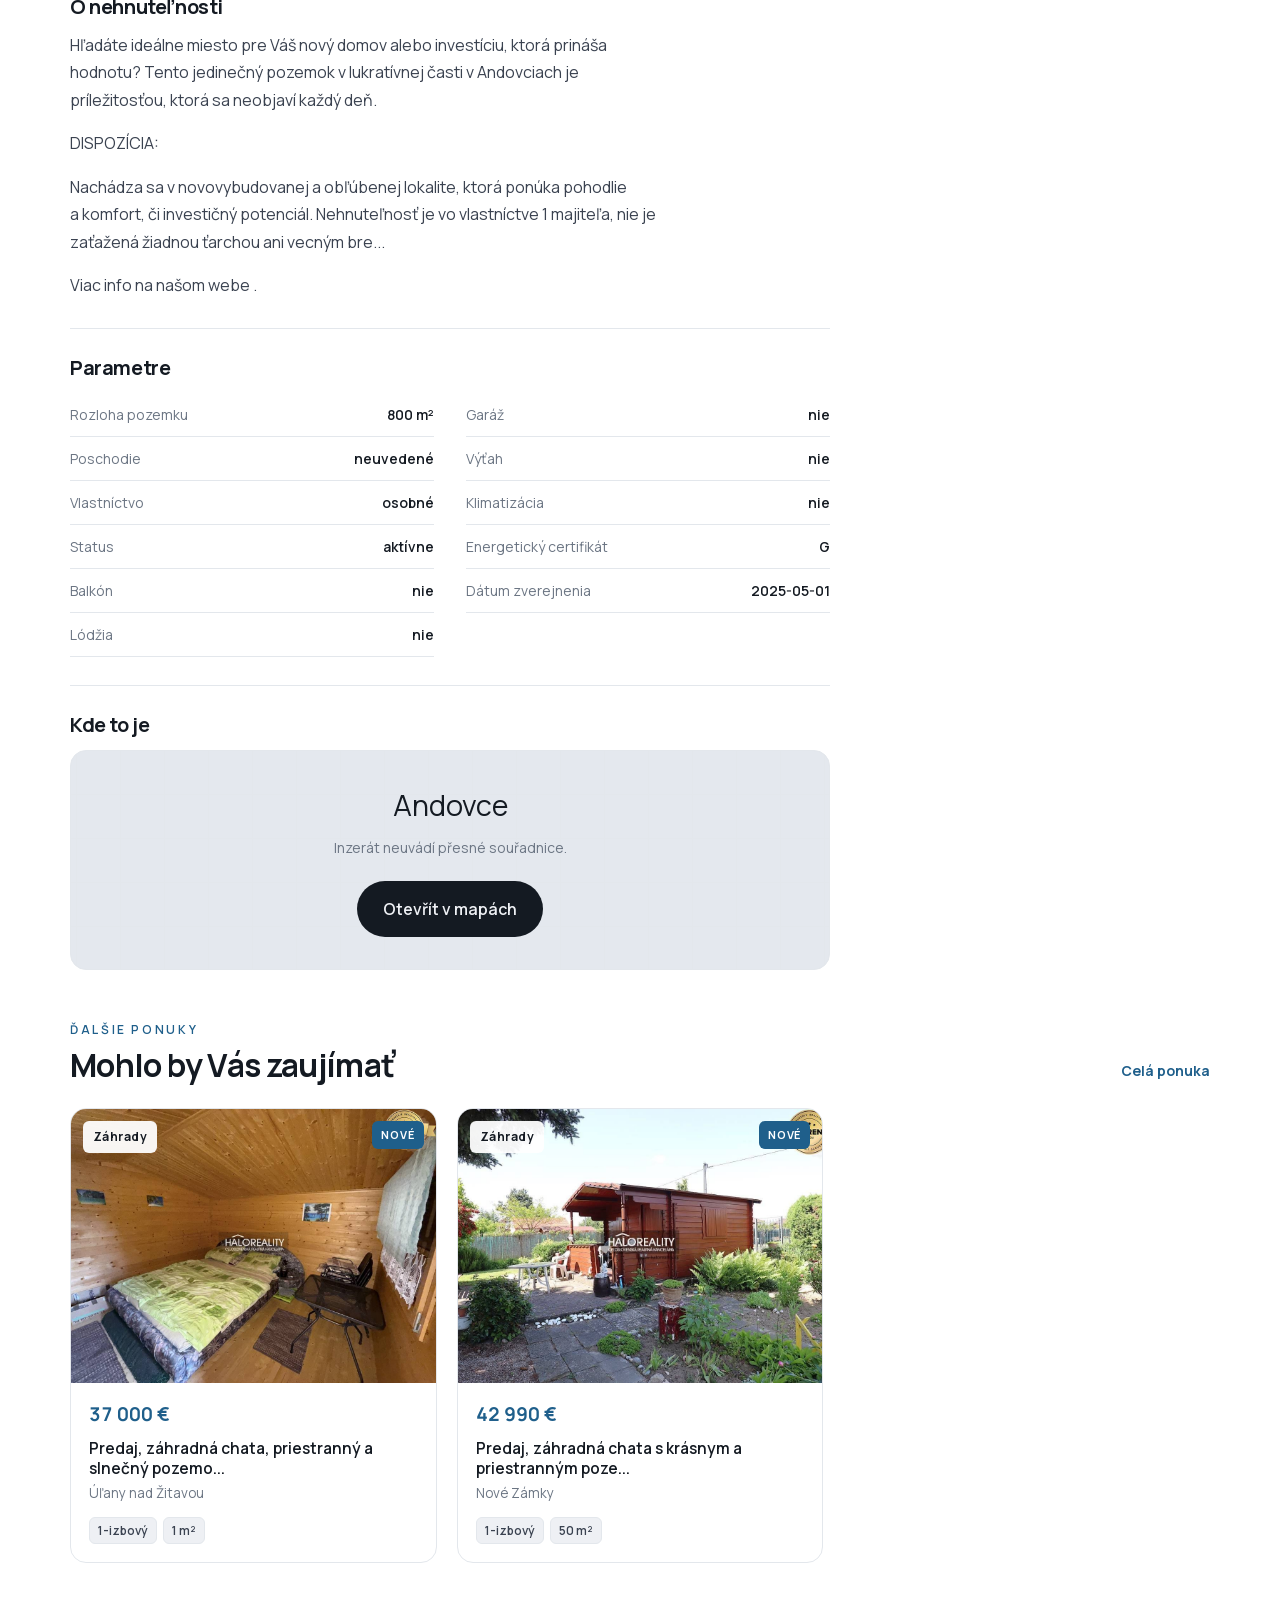
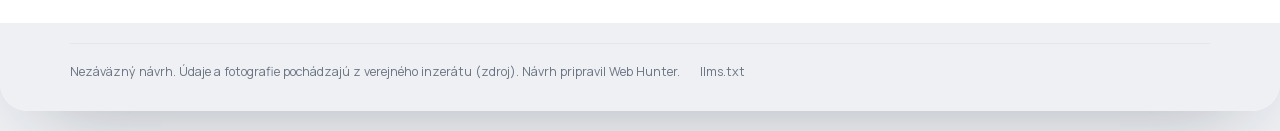
<file: predaj-pozemok-pre-rodinny-dom-800-m2-andovce-903405/index.html>
<!doctype html>
<html lang="sk"><head>
<meta charset="utf-8">
<meta name="viewport" content="width=device-width,initial-scale=1">
<title>Predaj, pozemok pre rodinný dom 800 m2 Andovce | Test Obnovy</title>
<meta name="description" content="Hľadáte ideálne miesto pre Váš nový domov alebo investíciu, ktorá prináša hodnotu? Tento jedinečný pozemok v lukratívnej časti v Andovciach je príležitosťou, ">
<meta property="og:title" content="Predaj, pozemok pre rodinný dom 800 m2 Andovce">
<meta property="og:description" content="Hľadáte ideálne miesto pre Váš nový domov alebo investíciu, ktorá prináša hodnotu? Tento jedinečný pozemok v lukratívnej časti v Andovciach je príležitosťou, ">
<meta property="og:type" content="website">
<meta property="og:locale" content="cs_CZ">
<meta property="og:image" content="../assets/n/903405/00.jpg">
<meta property="og:image:alt" content="Predaj, pozemok pre rodinný dom 800 m2 Andovce">
<meta name="twitter:card" content="summary_large_image">
<meta name="twitter:title" content="Predaj, pozemok pre rodinný dom 800 m2 Andovce">
<meta name="twitter:description" content="Hľadáte ideálne miesto pre Váš nový domov alebo investíciu, ktorá prináša hodnotu? Tento jedinečný pozemok v lukratívnej časti v Andovciach je príležitosťou, ">
<link rel="canonical" href="https://obnova-test-makleri.webhunter.cz/predaj-pozemok-pre-rodinny-dom-800-m2-andovce-903405/">
<meta property="og:url" content="https://obnova-test-makleri.webhunter.cz/predaj-pozemok-pre-rodinny-dom-800-m2-andovce-903405/">
<meta name="robots" content="noindex">
<script type="application/ld+json">{"@context":"https://schema.org","@graph":[{"@type":"Place","@id":"https://obnova-test-makleri.webhunter.cz/predaj-pozemok-pre-rodinny-dom-800-m2-andovce-903405/#nemovitost","name":"Predaj, pozemok pre rodinný dom 800 m2 Andovce","address":{"@type":"PostalAddress","addressCountry":"CZ","addressLocality":"Andovce","addressRegion":"okres Nové Zámky"},"description":"Hľadáte ideálne miesto pre Váš nový domov alebo investíciu, ktorá prináša hodnotu? Tento jedinečný pozemok v lukratívnej časti v Andovciach je príležitosťou, ","photo":["../assets/n/903405/00.jpg","../assets/n/903405/01.jpg","../assets/n/903405/02.jpg","../assets/n/903405/03.jpg","../assets/n/903405/04.jpg"],"floorSize":{"@type":"QuantitativeValue","value":800.0,"unitCode":"MTK"},"additionalProperty":[{"@type":"PropertyValue","name":"Vlastnictví","value":"osobné"},{"@type":"PropertyValue","name":"Energetická náročnost","value":"G"}],"offers":{"@type":"Offer","price":97990,"priceCurrency":"EUR","availability":"https://schema.org/InStock","businessFunction":"http://purl.org/goodrelations/v1#Sell","url":"https://obnova-test-makleri.webhunter.cz/predaj-pozemok-pre-rodinny-dom-800-m2-andovce-903405/","seller":{"@id":"https://obnova-test-makleri.webhunter.cz/predaj-pozemok-pre-rodinny-dom-800-m2-andovce-903405/#kancelar"}}},{"@type":"RealEstateAgent","@id":"https://obnova-test-makleri.webhunter.cz/predaj-pozemok-pre-rodinny-dom-800-m2-andovce-903405/#kancelar","name":"Web Hunter test obnovy SK"},{"@type":"Person","@id":"https://obnova-test-makleri.webhunter.cz/predaj-pozemok-pre-rodinny-dom-800-m2-andovce-903405/#makler","name":"Test Obnovy","jobTitle":"realitní makléř","email":"obnova-test@webhunter.cz","worksFor":{"@id":"https://obnova-test-makleri.webhunter.cz/predaj-pozemok-pre-rodinny-dom-800-m2-andovce-903405/#kancelar"}},{"@type":"RealEstateListing","name":"Predaj, pozemok pre rodinný dom 800 m2 Andovce","mainEntity":{"@id":"https://obnova-test-makleri.webhunter.cz/predaj-pozemok-pre-rodinny-dom-800-m2-andovce-903405/#nemovitost"},"inLanguage":"cs-CZ","url":"https://obnova-test-makleri.webhunter.cz/predaj-pozemok-pre-rodinny-dom-800-m2-andovce-903405/","description":"Hľadáte ideálne miesto pre Váš nový domov alebo investíciu, ktorá prináša hodnotu? Tento jedinečný pozemok v lukratívnej časti v Andovciach je príležitosťou, ","primaryImageOfPage":"../assets/n/903405/00.jpg","datePosted":"2026-09-28"}]}</script>
<link rel="preload" href="../assets/fonts/Manrope-latin-ext.woff2" as="font" type="font/woff2" crossorigin>
<link rel="stylesheet" href="../assets/style.css">
<link rel="stylesheet" href="../assets/makler.css">
<style>:root{--accent:#1f5f8b;--accent-deep:#0e2c40}</style>
</head><body class="mk mk-detail">
<div class="mk-page">
<header class="mk-top mk-top--svetla"><div class="mk-in mk-top__in">
  <a class="mk-logo" href="../" aria-label="Web Hunter test obnovy SK"><span>Web Hunter test obnovy SK</span></a>
  <nav class="mk-nav" aria-label="Hlavná">
    <a href="../#o-mne">O mne</a><a href="../#nabidka">Ponuka</a><a href="../#sluzby">Služby</a><a href="../#kontakt">Kontakt</a>
  </nav>
  
</div></header>

<main class="mk-in dt">
<nav class="dt-drobky" aria-label="Kde ste"><a href="../">Test Obnovy</a><span>›</span><a href="../#nabidka">Ponuka</a><span>›</span><em>Predaj, pozemok pre rodinný dom 800 m2 Andovce</em></nav>
<div class="dt-hlava">
  <div><span class="dt-stitek">Predaj · Pozemok</span><h1>Predaj, pozemok pre rodinný dom 800 m2 Andovce</h1><p class="dt-misto">Andovce</p><a class="dt-video-odkaz" href="#video">▶ Video prehliadka</a> <a class="dt-video-odkaz" href="#video">◈ 3D prehliadka</a></div>
  <div class="dt-cena"><b>97 990 €</b><span>122 € za m²</span></div>
</div>
<div class="dt-galerie">
<div class="show" id="show"><div class="show__stage"><figure class="slide is-on" data-s="0"><img src="../assets/n/903405/00.jpg" alt="Predaj, pozemok pre rodinný dom 800 m2 Andovce, fotografia 1" fetchpriority=high decoding="async"></figure><figure class="slide" data-s="1"><img src="../assets/n/903405/01.jpg" alt="Predaj, pozemok pre rodinný dom 800 m2 Andovce, fotografia 2" loading=lazy decoding="async"></figure><figure class="slide" data-s="2"><img src="../assets/n/903405/02.jpg" alt="Predaj, pozemok pre rodinný dom 800 m2 Andovce, fotografia 3" loading=lazy decoding="async"></figure><figure class="slide" data-s="3"><img src="../assets/n/903405/03.jpg" alt="Predaj, pozemok pre rodinný dom 800 m2 Andovce, fotografia 4" loading=lazy decoding="async"></figure><figure class="slide" data-s="4"><img src="../assets/n/903405/04.jpg" alt="Predaj, pozemok pre rodinný dom 800 m2 Andovce, fotografia 5" loading=lazy decoding="async"></figure></div>
  <button class="show__nav show__prev" type="button" aria-label="Predchádzajúca fotografia">&lsaquo;</button>
  <button class="show__nav show__next" type="button" aria-label="Ďalšia fotografia">&rsaquo;</button>
  <span class="dt-galerie__pocet"><b id="slide-now">1</b> / 5</span></div>
<div class="thumbs"><button type="button" class="thumb is-on" data-t="0" aria-label="Fotografia 1"><img src="../assets/n/903405/00_m.jpg" alt="" loading="lazy"></button><button type="button" class="thumb" data-t="1" aria-label="Fotografia 2"><img src="../assets/n/903405/01_m.jpg" alt="" loading="lazy"></button><button type="button" class="thumb" data-t="2" aria-label="Fotografia 3"><img src="../assets/n/903405/02_m.jpg" alt="" loading="lazy"></button><button type="button" class="thumb" data-t="3" aria-label="Fotografia 4"><img src="../assets/n/903405/03_m.jpg" alt="" loading="lazy"></button><button type="button" class="thumb" data-t="4" aria-label="Fotografia 5"><img src="../assets/n/903405/04_m.jpg" alt="" loading="lazy"></button></div></div>
<div class="dt-grid">
  <div class="dt-obsah">
    <ul class="dt-fakta"><li><svg viewBox="0 0 24 24" aria-hidden="true"><rect x="3" y="3" width="18" height="18" rx="1"/><path d="M3 9h18M9 3v18"/></svg><span>Plocha</span><b>800 m²</b></li><li><svg viewBox="0 0 24 24" aria-hidden="true"><path d="M12 3 4 7v5c0 5 3.5 8 8 9 4.5-1 8-4 8-9V7z"/></svg><span>Vlastníctvo</span><b>osobné</b></li><li><svg viewBox="0 0 24 24" aria-hidden="true"><path d="M13 2 4 14h7l-1 8 9-12h-7z"/></svg><span>Energetická trieda</span><b>G</b></li></ul>
    <section class="dt-sekce" id="video"><h2>Video a 3D prehliadka</h2><div class="dt-prohlidky dt-prohlidky--dve"><button type="button" class="dt-video" data-yt="JV2_e44z1EM" aria-label="Prehrať video: Predaj, pozemok pre rodinný dom 800 m2 Andovce"><img src="foto/01.jpg" alt="" loading="lazy" decoding="async"><span class="dt-video__play"><svg viewBox="0 0 24 24" aria-hidden="true"><path d="M8 5.5v13l11-6.5z"/></svg></span><span class="dt-video__popis">Prehrať video</span></button><button type="button" class="dt-video dt-mp" data-embed="https://my.matterport.com/show/?m=SxQL3iGyoDo&amp;play=1&amp;qs=1" aria-label="Spustiť 3D prehliadku: Predaj, pozemok pre rodinný dom 800 m2 Andovce"><img src="../assets/n/903405/00.jpg" alt="" loading="lazy" decoding="async"><span class="dt-video__play dt-mp__ikona"><svg viewBox="0 0 24 24" aria-hidden="true" fill="none" stroke="currentColor" stroke-width="1.6" stroke-linejoin="round"><path d="M12 2.8 20 7.4v9.2L12 21.2 4 16.6V7.4z"/><path d="M4 7.4 12 12l8-4.6M12 12v9.2"/></svg></span><span class="dt-video__popis"><b>Virtuálna prehliadka 3D</b><small>Prejdite si nehnuteľnosť sami, miestnosť po miestnosti</small></span></button></div><p class="dt-prohlidky__pozn">Prehrávač sa načíta až po kliknutí.</p></section>
    <section class="dt-sekce" id="popis"><h2>O nehnuteľnosti</h2><div class="dt-prose"><p>Hľadáte ideálne miesto pre Váš nový domov alebo investíciu, ktorá prináša hodnotu? Tento jedinečný pozemok v lukratívnej časti v Andovciach je príležitosťou, ktorá sa neobjaví každý deň.</p><p>DISPOZÍCIA:</p><p>Nachádza sa v novovybudovanej a obľúbenej lokalite, ktorá ponúka pohodlie a komfort, či investičný potenciál. Nehnuteľnosť je vo vlastníctve 1 majiteľa, nie je zaťažená žiadnou ťarchou ani vecným bre...</p><p>Viac info na našom webe .</p></div></section>
    <section class="dt-sekce" id="parametry"><h2>Parametre</h2><dl class="dt-params"><div><dt>Rozloha pozemku</dt><dd>800 m²</dd></div><div><dt>Poschodie</dt><dd>neuvedené</dd></div><div><dt>Vlastníctvo</dt><dd>osobné</dd></div><div><dt>Status</dt><dd>aktívne</dd></div><div><dt>Balkón</dt><dd>nie</dd></div><div><dt>Lódžia</dt><dd>nie</dd></div><div><dt>Garáž</dt><dd>nie</dd></div><div><dt>Výťah</dt><dd>nie</dd></div><div><dt>Klimatizácia</dt><dd>nie</dd></div><div><dt>Energetický certifikát</dt><dd>G</dd></div><div><dt>Dátum zverejnenia</dt><dd>2025-05-01</dd></div></dl></section>
    <section class="dt-sekce" id="mapa"><h2>Kde to je</h2><div class="map map--flat"><div class="map__ask">
  <p class="map__place">Andovce</p>
  <p class="map__note">Inzerát neuvádí přesné souřadnice.</p>
  <a class="btn btn--dark" href="https://www.openstreetmap.org/search?query=Andovce" target="_blank" rel="noopener">Otevřít v mapách</a>
</div></div></section>
  </div>
  <aside class="dt-bok"><div class="dt-makler">
  <div class="dt-makler__hlava"><img class="dt-makler__foto" src="../assets/osoba.webp" alt=""><div><b>Test Obnovy</b><span>Realitný maklér · Web Hunter test obnovy SK</span></div></div>
  <p class="dt-makler__pozn">Rád Vám nehnuteľnosť ukážem osobne. Obhliadky dohadujem aj večer a cez víkend.</p>
  <div class="dt-makler__tl"><a class="dt-btn" href="mailto:obnova-test@webhunter.cz?subject=Otázka k nehnuteľnosti: Predaj, pozemok pre rodinný dom 800 m2 Andovce">Mám záujem o obhliadku</a></div>
  
</div></aside>
</div>
<section class="dt-dalsi rv"><div class="mk-sec-h"><div><span class="eyebrow">Ďalšie ponuky</span>
  <h2>Mohlo by Vás zaujímať</h2></div><a class="dt-vse" href="../#nabidka">Celá ponuka</a></div>
  <div class="mk-mriz"><a class="mk-karta" href="../predaj-zahradna-chata-priestranny-a-slnecny-pozemo-909802/" data-typ="ostatni" data-tr="ostatni" data-cena="37000" data-datum="2026-09-28" data-text="predaj, záhradná chata, priestranný a slnečný pozemo... úľany nad žitavou">
  <span class="mk-karta__foto"><img src="../assets/n/909802/00.jpg" alt="Predaj, záhradná chata, priestranný a slnečný pozemo..." loading="lazy" decoding="async"><span class="mk-karta__stitek">Záhrady</span><span class="mk-karta__nove">Nové</span></span>
  <span class="mk-karta__telo"><span class="mk-karta__cena">37 000 €</span><b>Predaj, záhradná chata, priestranný a slnečný pozemo...</b>
    <span class="mk-karta__misto">Úľany nad Žitavou</span>
    <span class="mk-karta__chipy"><span>1-izbový</span><span>1 m²</span></span></span>
</a><a class="mk-karta" href="../predaj-zahradna-chata-s-krasnym-a-priestrannym-poz-984567/" data-typ="ostatni" data-tr="ostatni" data-cena="42990" data-datum="2026-09-28" data-text="predaj, záhradná chata s krásnym a priestranným poze... nové zámky">
  <span class="mk-karta__foto"><img src="../assets/n/984567/00.jpg" alt="Predaj, záhradná chata s krásnym a priestranným poze..." loading="lazy" decoding="async"><span class="mk-karta__stitek">Záhrady</span><span class="mk-karta__nove">Nové</span></span>
  <span class="mk-karta__telo"><span class="mk-karta__cena">42 990 €</span><b>Predaj, záhradná chata s krásnym a priestranným poze...</b>
    <span class="mk-karta__misto">Nové Zámky</span>
    <span class="mk-karta__chipy"><span>1-izbový</span><span>50 m²</span></span></span>
</a></div></section>
</main>
<footer class="mk-pata mk-pata--detail"><div class="mk-in"><div class="mk-pata__dole"><span>Nezáväzný návrh. Údaje a fotografie pochádzajú z verejného inzerátu (<a href="https://www.zoznamrealit.sk/predaj-pozemok-pre-rodinny-dom-800-m2-andovce-903405" target="_blank" rel="noopener">zdroj</a>). Návrh pripravil Web Hunter.</span><a href="../llms.txt">llms.txt</a></div></div></footer>
</div>
<script>
// Video a 3D prohlídka: přehrávač se vloží až na klik, ne při načtení stránky.
document.querySelectorAll('.media-plocha').forEach(function(b){
  b.addEventListener('click', function(){
    var f=document.createElement('iframe');
    f.src=b.dataset.embed;
    f.title=b.getAttribute('aria-label')||'Prohlídka';
    f.allow='accelerometer; autoplay; encrypted-media; gyroscope; fullscreen; xr-spatial-tracking';
    f.setAttribute('allowfullscreen','');
    f.loading='lazy';
    b.replaceWith(f);
    f.focus({preventScroll:true});
  });
});

// Lepicí lišta se ukáže, až hero odjede z obrazovky.
const hero=document.querySelector('.hero'),bar=document.querySelector('.bar');
if(hero&&bar)new IntersectionObserver(([e])=>bar.classList.toggle('on',!e.isIntersecting),
  {threshold:0.08}).observe(hero);

// Sekce se odhalují při scrollu, jednou.
const rv=new IntersectionObserver((es)=>es.forEach(e=>{if(e.isIntersecting){
  e.target.classList.add('in');rv.unobserve(e.target)}}),{threshold:0.12});
document.querySelectorAll('.rv').forEach(el=>rv.observe(el));

// Slideshow: šipky, klávesnice, tah prstem, klik na náhled.
const show=document.getElementById('show');
if(show){
  const slides=[...show.querySelectorAll('.slide')];
  const thumbs=[...document.querySelectorAll('.thumb')];
  const now=document.getElementById('slide-now');
  let i=0;
  const go=n=>{
    i=(n+slides.length)%slides.length;
    slides.forEach((s,k)=>s.classList.toggle('is-on',k===i));
    thumbs.forEach((t,k)=>{t.classList.toggle('is-on',k===i);
      if(k===i)t.scrollIntoView({block:'nearest',inline:'center',behavior:'smooth'})});
    if(now)now.textContent=i+1;
    // Sousední fotku předběžně načteme, ať další snímek neproblikne.
    const nx=slides[(i+1)%slides.length].querySelector('img');
    if(nx&&nx.loading==='lazy'){nx.loading='eager';}
  };
  show.querySelector('.show__prev').onclick=()=>go(i-1);
  show.querySelector('.show__next').onclick=()=>go(i+1);
  thumbs.forEach(t=>t.onclick=()=>go(+t.dataset.t));
  document.addEventListener('keydown',e=>{
    if(e.key==='ArrowLeft')go(i-1); if(e.key==='ArrowRight')go(i+1)});
  let x0=null;
  show.addEventListener('touchstart',e=>{x0=e.touches[0].clientX},{passive:true});
  show.addEventListener('touchend',e=>{
    if(x0===null)return; const dx=e.changedTouches[0].clientX-x0;
    if(Math.abs(dx)>45)go(dx<0?i+1:i-1); x0=null},{passive:true});
}

// Mapa se načte sama, ale až když na ni dojde scroll. Kdo se k ní nedostane,
// nestáhne ani dlaždici.
const map=document.querySelector('[data-map]');
if(map){
  const load=()=>{
    map.classList.add('is-on');
    map.querySelectorAll('.map__tiles img[data-src]').forEach(img=>{
      img.onload=()=>img.classList.add('is-on');
      img.src=img.dataset.src; img.removeAttribute('data-src');
    });
  };
  new IntersectionObserver((es,o)=>{if(es[0].isIntersecting){load();o.disconnect();}},
    {rootMargin:'400px'}).observe(map);
}

document.querySelectorAll('.dt-video').forEach(function(b){b.addEventListener('click',function(){
  var f=document.createElement('iframe');
  f.src=b.dataset.embed||('https://www.youtube-nocookie.com/embed/'+b.dataset.yt+'?autoplay=1&rel=0');
  f.title=b.getAttribute('aria-label');f.loading='lazy';
  f.allow='autoplay; encrypted-media; picture-in-picture; fullscreen; xr-spatial-tracking; gyroscope; accelerometer';
  f.allowFullscreen=true;f.className='dt-video__frame';b.replaceWith(f)})});
</script>
</body></html>
</file>
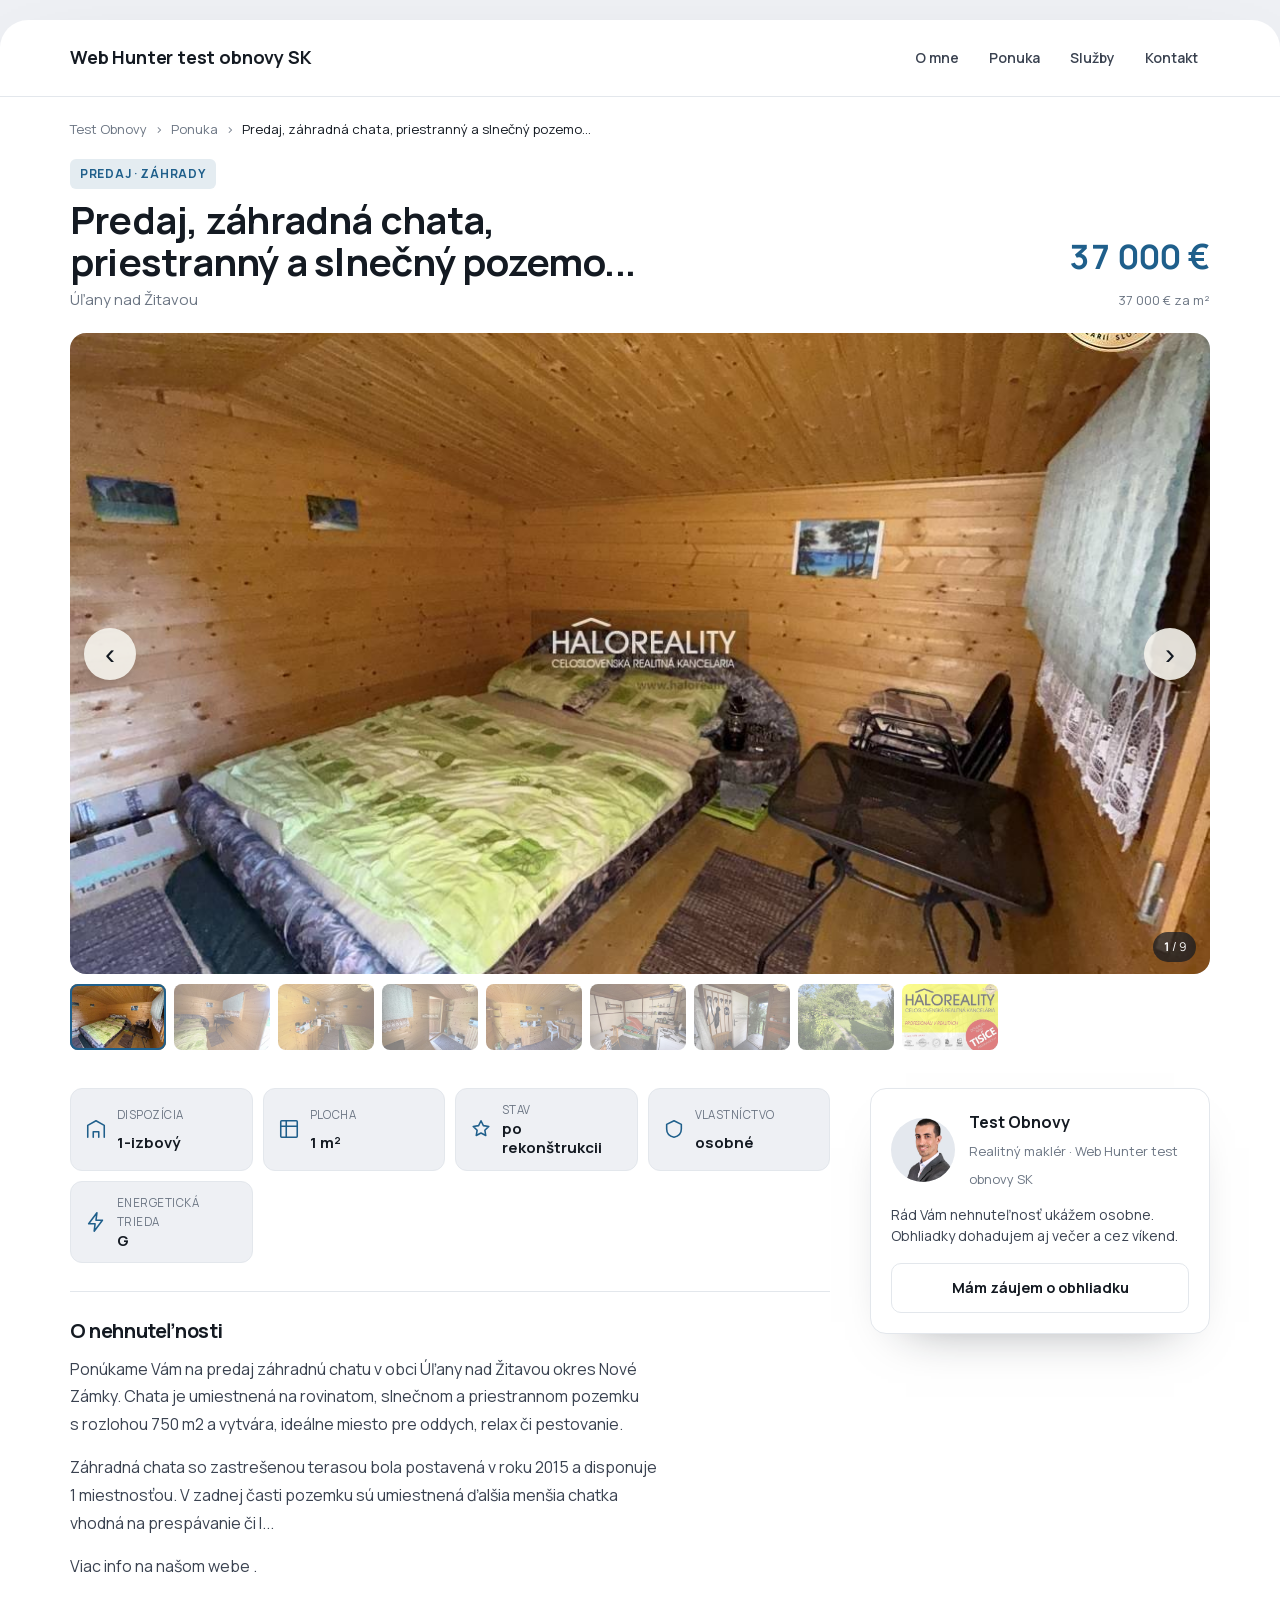
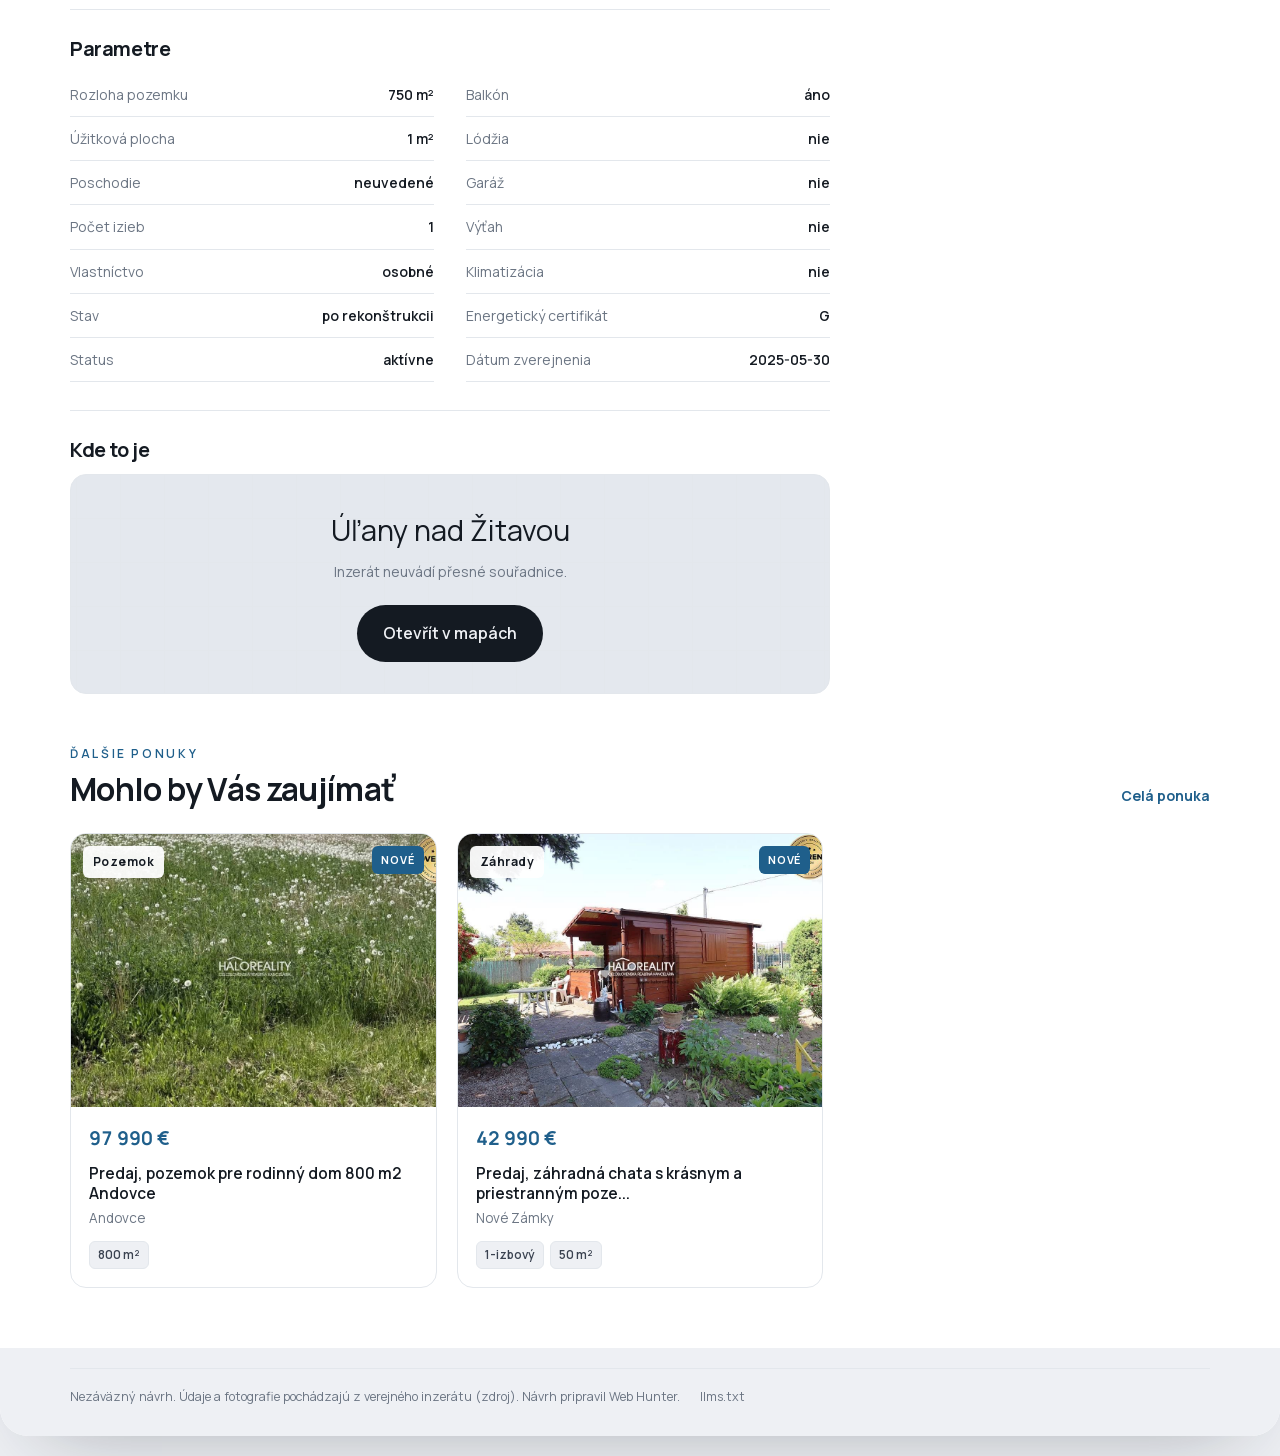
<file: predaj-zahradna-chata-priestranny-a-slnecny-pozemo-909802/index.html>
<!doctype html>
<html lang="sk"><head>
<meta charset="utf-8">
<meta name="viewport" content="width=device-width,initial-scale=1">
<title>Predaj, záhradná chata, priestranný a slnečný pozemo... · Úľany nad Žitavou | Test Obnovy</title>
<meta name="description" content="Ponúkame Vám na predaj záhradnú chatu v obci Úľany nad Žitavou okres Nové Zámky. Chata je umiestnená na rovinatom, slnečnom a priestrannom pozemku s rozlohou ">
<meta property="og:title" content="Predaj, záhradná chata, priestranný a slnečný pozemo...">
<meta property="og:description" content="Ponúkame Vám na predaj záhradnú chatu v obci Úľany nad Žitavou okres Nové Zámky. Chata je umiestnená na rovinatom, slnečnom a priestrannom pozemku s rozlohou ">
<meta property="og:type" content="website">
<meta property="og:locale" content="cs_CZ">
<meta property="og:image" content="../assets/n/909802/00.jpg">
<meta property="og:image:alt" content="Predaj, záhradná chata, priestranný a slnečný pozemo...">
<meta name="twitter:card" content="summary_large_image">
<meta name="twitter:title" content="Predaj, záhradná chata, priestranný a slnečný pozemo...">
<meta name="twitter:description" content="Ponúkame Vám na predaj záhradnú chatu v obci Úľany nad Žitavou okres Nové Zámky. Chata je umiestnená na rovinatom, slnečnom a priestrannom pozemku s rozlohou ">
<link rel="canonical" href="https://obnova-test-makleri.webhunter.cz/predaj-zahradna-chata-priestranny-a-slnecny-pozemo-909802/">
<meta property="og:url" content="https://obnova-test-makleri.webhunter.cz/predaj-zahradna-chata-priestranny-a-slnecny-pozemo-909802/">
<meta name="robots" content="noindex">
<script type="application/ld+json">{"@context":"https://schema.org","@graph":[{"@type":"Accommodation","@id":"https://obnova-test-makleri.webhunter.cz/predaj-zahradna-chata-priestranny-a-slnecny-pozemo-909802/#nemovitost","name":"Predaj, záhradná chata, priestranný a slnečný pozemo...","address":{"@type":"PostalAddress","addressCountry":"CZ","addressLocality":"Úľany nad Žitavou"},"description":"Ponúkame Vám na predaj záhradnú chatu v obci Úľany nad Žitavou okres Nové Zámky. Chata je umiestnená na rovinatom, slnečnom a priestrannom pozemku s rozlohou ","photo":["../assets/n/909802/00.jpg","../assets/n/909802/01.jpg","../assets/n/909802/02.jpg","../assets/n/909802/03.jpg","../assets/n/909802/04.jpg","../assets/n/909802/05.jpg","../assets/n/909802/06.jpg","../assets/n/909802/07.jpg","../assets/n/909802/08.jpg"],"floorSize":{"@type":"QuantitativeValue","value":1.0,"unitCode":"MTK"},"numberOfRooms":1,"additionalProperty":[{"@type":"PropertyValue","name":"Dispozice","value":"1-izbový"},{"@type":"PropertyValue","name":"Stav objektu","value":"po rekonštrukcii"},{"@type":"PropertyValue","name":"Vlastnictví","value":"osobné"},{"@type":"PropertyValue","name":"Energetická náročnost","value":"G"}],"offers":{"@type":"Offer","price":37000,"priceCurrency":"EUR","availability":"https://schema.org/InStock","businessFunction":"http://purl.org/goodrelations/v1#Sell","url":"https://obnova-test-makleri.webhunter.cz/predaj-zahradna-chata-priestranny-a-slnecny-pozemo-909802/","seller":{"@id":"https://obnova-test-makleri.webhunter.cz/predaj-zahradna-chata-priestranny-a-slnecny-pozemo-909802/#kancelar"}}},{"@type":"RealEstateAgent","@id":"https://obnova-test-makleri.webhunter.cz/predaj-zahradna-chata-priestranny-a-slnecny-pozemo-909802/#kancelar","name":"Web Hunter test obnovy SK"},{"@type":"Person","@id":"https://obnova-test-makleri.webhunter.cz/predaj-zahradna-chata-priestranny-a-slnecny-pozemo-909802/#makler","name":"Test Obnovy","jobTitle":"realitní makléř","email":"obnova-test@webhunter.cz","worksFor":{"@id":"https://obnova-test-makleri.webhunter.cz/predaj-zahradna-chata-priestranny-a-slnecny-pozemo-909802/#kancelar"}},{"@type":"RealEstateListing","name":"Predaj, záhradná chata, priestranný a slnečný pozemo...","mainEntity":{"@id":"https://obnova-test-makleri.webhunter.cz/predaj-zahradna-chata-priestranny-a-slnecny-pozemo-909802/#nemovitost"},"inLanguage":"cs-CZ","url":"https://obnova-test-makleri.webhunter.cz/predaj-zahradna-chata-priestranny-a-slnecny-pozemo-909802/","description":"Ponúkame Vám na predaj záhradnú chatu v obci Úľany nad Žitavou okres Nové Zámky. Chata je umiestnená na rovinatom, slnečnom a priestrannom pozemku s rozlohou ","primaryImageOfPage":"../assets/n/909802/00.jpg","datePosted":"2026-09-28"}]}</script>
<link rel="preload" href="../assets/fonts/Manrope-latin-ext.woff2" as="font" type="font/woff2" crossorigin>
<link rel="stylesheet" href="../assets/style.css">
<link rel="stylesheet" href="../assets/makler.css">
<style>:root{--accent:#1f5f8b;--accent-deep:#0e2c40}</style>
</head><body class="mk mk-detail">
<div class="mk-page">
<header class="mk-top mk-top--svetla"><div class="mk-in mk-top__in">
  <a class="mk-logo" href="../" aria-label="Web Hunter test obnovy SK"><span>Web Hunter test obnovy SK</span></a>
  <nav class="mk-nav" aria-label="Hlavná">
    <a href="../#o-mne">O mne</a><a href="../#nabidka">Ponuka</a><a href="../#sluzby">Služby</a><a href="../#kontakt">Kontakt</a>
  </nav>
  
</div></header>

<main class="mk-in dt">
<nav class="dt-drobky" aria-label="Kde ste"><a href="../">Test Obnovy</a><span>›</span><a href="../#nabidka">Ponuka</a><span>›</span><em>Predaj, záhradná chata, priestranný a slnečný pozemo...</em></nav>
<div class="dt-hlava">
  <div><span class="dt-stitek">Predaj · Záhrady</span><h1>Predaj, záhradná chata, priestranný a slnečný pozemo...</h1><p class="dt-misto">Úľany nad Žitavou</p></div>
  <div class="dt-cena"><b>37 000 €</b><span>37 000 € za m²</span></div>
</div>
<div class="dt-galerie">
<div class="show" id="show"><div class="show__stage"><figure class="slide is-on" data-s="0"><img src="../assets/n/909802/00.jpg" alt="Predaj, záhradná chata, priestranný a slnečný pozemo..., fotografia 1" fetchpriority=high decoding="async"></figure><figure class="slide" data-s="1"><img src="../assets/n/909802/01.jpg" alt="Predaj, záhradná chata, priestranný a slnečný pozemo..., fotografia 2" loading=lazy decoding="async"></figure><figure class="slide" data-s="2"><img src="../assets/n/909802/02.jpg" alt="Predaj, záhradná chata, priestranný a slnečný pozemo..., fotografia 3" loading=lazy decoding="async"></figure><figure class="slide" data-s="3"><img src="../assets/n/909802/03.jpg" alt="Predaj, záhradná chata, priestranný a slnečný pozemo..., fotografia 4" loading=lazy decoding="async"></figure><figure class="slide" data-s="4"><img src="../assets/n/909802/04.jpg" alt="Predaj, záhradná chata, priestranný a slnečný pozemo..., fotografia 5" loading=lazy decoding="async"></figure><figure class="slide" data-s="5"><img src="../assets/n/909802/05.jpg" alt="Predaj, záhradná chata, priestranný a slnečný pozemo..., fotografia 6" loading=lazy decoding="async"></figure><figure class="slide" data-s="6"><img src="../assets/n/909802/06.jpg" alt="Predaj, záhradná chata, priestranný a slnečný pozemo..., fotografia 7" loading=lazy decoding="async"></figure><figure class="slide" data-s="7"><img src="../assets/n/909802/07.jpg" alt="Predaj, záhradná chata, priestranný a slnečný pozemo..., fotografia 8" loading=lazy decoding="async"></figure><figure class="slide" data-s="8"><img src="../assets/n/909802/08.jpg" alt="Predaj, záhradná chata, priestranný a slnečný pozemo..., fotografia 9" loading=lazy decoding="async"></figure></div>
  <button class="show__nav show__prev" type="button" aria-label="Predchádzajúca fotografia">&lsaquo;</button>
  <button class="show__nav show__next" type="button" aria-label="Ďalšia fotografia">&rsaquo;</button>
  <span class="dt-galerie__pocet"><b id="slide-now">1</b> / 9</span></div>
<div class="thumbs"><button type="button" class="thumb is-on" data-t="0" aria-label="Fotografia 1"><img src="../assets/n/909802/00_m.jpg" alt="" loading="lazy"></button><button type="button" class="thumb" data-t="1" aria-label="Fotografia 2"><img src="../assets/n/909802/01_m.jpg" alt="" loading="lazy"></button><button type="button" class="thumb" data-t="2" aria-label="Fotografia 3"><img src="../assets/n/909802/02_m.jpg" alt="" loading="lazy"></button><button type="button" class="thumb" data-t="3" aria-label="Fotografia 4"><img src="../assets/n/909802/03_m.jpg" alt="" loading="lazy"></button><button type="button" class="thumb" data-t="4" aria-label="Fotografia 5"><img src="../assets/n/909802/04_m.jpg" alt="" loading="lazy"></button><button type="button" class="thumb" data-t="5" aria-label="Fotografia 6"><img src="../assets/n/909802/05_m.jpg" alt="" loading="lazy"></button><button type="button" class="thumb" data-t="6" aria-label="Fotografia 7"><img src="../assets/n/909802/06_m.jpg" alt="" loading="lazy"></button><button type="button" class="thumb" data-t="7" aria-label="Fotografia 8"><img src="../assets/n/909802/07_m.jpg" alt="" loading="lazy"></button><button type="button" class="thumb" data-t="8" aria-label="Fotografia 9"><img src="../assets/n/909802/08_m.jpg" alt="" loading="lazy"></button></div></div>
<div class="dt-grid">
  <div class="dt-obsah">
    <ul class="dt-fakta"><li><svg viewBox="0 0 24 24" aria-hidden="true"><path d="M3 21V8l9-5 9 5v13"/><path d="M9 21v-6h6v6"/></svg><span>Dispozícia</span><b>1-izbový</b></li><li><svg viewBox="0 0 24 24" aria-hidden="true"><rect x="3" y="3" width="18" height="18" rx="1"/><path d="M3 9h18M9 3v18"/></svg><span>Plocha</span><b>1 m²</b></li><li><svg viewBox="0 0 24 24" aria-hidden="true"><path d="M12 3l2.6 5.3 5.9.9-4.3 4.1 1 5.8L12 16.4 6.8 19.1l1-5.8L3.5 9.2l5.9-.9z"/></svg><span>Stav</span><b>po rekonštrukcii</b></li><li><svg viewBox="0 0 24 24" aria-hidden="true"><path d="M12 3 4 7v5c0 5 3.5 8 8 9 4.5-1 8-4 8-9V7z"/></svg><span>Vlastníctvo</span><b>osobné</b></li><li><svg viewBox="0 0 24 24" aria-hidden="true"><path d="M13 2 4 14h7l-1 8 9-12h-7z"/></svg><span>Energetická trieda</span><b>G</b></li></ul>
    
    <section class="dt-sekce" id="popis"><h2>O nehnuteľnosti</h2><div class="dt-prose"><p>Ponúkame Vám na predaj záhradnú chatu v obci Úľany nad Žitavou okres Nové Zámky. Chata je umiestnená na rovinatom, slnečnom a priestrannom pozemku s rozlohou 750 m2 a vytvára, ideálne miesto pre oddych, relax či pestovanie.</p><p>Záhradná chata so zastrešenou terasou bola postavená v roku 2015 a disponuje 1 miestnosťou. V zadnej časti pozemku sú umiestnená ďalšia menšia chatka vhodná na prespávanie či l...</p><p>Viac info na našom webe .</p></div></section>
    <section class="dt-sekce" id="parametry"><h2>Parametre</h2><dl class="dt-params"><div><dt>Rozloha pozemku</dt><dd>750 m²</dd></div><div><dt>Úžitková plocha</dt><dd>1 m²</dd></div><div><dt>Poschodie</dt><dd>neuvedené</dd></div><div><dt>Počet izieb</dt><dd>1</dd></div><div><dt>Vlastníctvo</dt><dd>osobné</dd></div><div><dt>Stav</dt><dd>po rekonštrukcii</dd></div><div><dt>Status</dt><dd>aktívne</dd></div><div><dt>Balkón</dt><dd>áno</dd></div><div><dt>Lódžia</dt><dd>nie</dd></div><div><dt>Garáž</dt><dd>nie</dd></div><div><dt>Výťah</dt><dd>nie</dd></div><div><dt>Klimatizácia</dt><dd>nie</dd></div><div><dt>Energetický certifikát</dt><dd>G</dd></div><div><dt>Dátum zverejnenia</dt><dd>2025-05-30</dd></div></dl></section>
    <section class="dt-sekce" id="mapa"><h2>Kde to je</h2><div class="map map--flat"><div class="map__ask">
  <p class="map__place">Úľany nad Žitavou</p>
  <p class="map__note">Inzerát neuvádí přesné souřadnice.</p>
  <a class="btn btn--dark" href="https://www.openstreetmap.org/search?query=%C3%9A%C4%BEany%20nad%20%C5%BDitavou" target="_blank" rel="noopener">Otevřít v mapách</a>
</div></div></section>
  </div>
  <aside class="dt-bok"><div class="dt-makler">
  <div class="dt-makler__hlava"><img class="dt-makler__foto" src="../assets/osoba.webp" alt=""><div><b>Test Obnovy</b><span>Realitný maklér · Web Hunter test obnovy SK</span></div></div>
  <p class="dt-makler__pozn">Rád Vám nehnuteľnosť ukážem osobne. Obhliadky dohadujem aj večer a cez víkend.</p>
  <div class="dt-makler__tl"><a class="dt-btn" href="mailto:obnova-test@webhunter.cz?subject=Otázka k nehnuteľnosti: Predaj, záhradná chata, priestranný a slnečný pozemo...">Mám záujem o obhliadku</a></div>
  
</div></aside>
</div>
<section class="dt-dalsi rv"><div class="mk-sec-h"><div><span class="eyebrow">Ďalšie ponuky</span>
  <h2>Mohlo by Vás zaujímať</h2></div><a class="dt-vse" href="../#nabidka">Celá ponuka</a></div>
  <div class="mk-mriz"><a class="mk-karta" href="../predaj-pozemok-pre-rodinny-dom-800-m2-andovce-903405/" data-typ="pozemek" data-tr="ostatni" data-cena="97990" data-datum="2026-09-28" data-text="predaj, pozemok pre rodinný dom 800 m2 andovce andovce">
  <span class="mk-karta__foto"><img src="../assets/n/903405/00.jpg" alt="Predaj, pozemok pre rodinný dom 800 m2 Andovce" loading="lazy" decoding="async"><span class="mk-karta__stitek">Pozemok</span><span class="mk-karta__nove">Nové</span></span>
  <span class="mk-karta__telo"><span class="mk-karta__cena">97 990 €</span><b>Predaj, pozemok pre rodinný dom 800 m2 Andovce</b>
    <span class="mk-karta__misto">Andovce</span>
    <span class="mk-karta__chipy"><span>800 m²</span></span></span>
</a><a class="mk-karta" href="../predaj-zahradna-chata-s-krasnym-a-priestrannym-poz-984567/" data-typ="ostatni" data-tr="ostatni" data-cena="42990" data-datum="2026-09-28" data-text="predaj, záhradná chata s krásnym a priestranným poze... nové zámky">
  <span class="mk-karta__foto"><img src="../assets/n/984567/00.jpg" alt="Predaj, záhradná chata s krásnym a priestranným poze..." loading="lazy" decoding="async"><span class="mk-karta__stitek">Záhrady</span><span class="mk-karta__nove">Nové</span></span>
  <span class="mk-karta__telo"><span class="mk-karta__cena">42 990 €</span><b>Predaj, záhradná chata s krásnym a priestranným poze...</b>
    <span class="mk-karta__misto">Nové Zámky</span>
    <span class="mk-karta__chipy"><span>1-izbový</span><span>50 m²</span></span></span>
</a></div></section>
</main>
<footer class="mk-pata mk-pata--detail"><div class="mk-in"><div class="mk-pata__dole"><span>Nezáväzný návrh. Údaje a fotografie pochádzajú z verejného inzerátu (<a href="https://www.zoznamrealit.sk/predaj-zahradna-chata-priestranny-a-slnecny-pozemo-909802" target="_blank" rel="noopener">zdroj</a>). Návrh pripravil Web Hunter.</span><a href="../llms.txt">llms.txt</a></div></div></footer>
</div>
<script>
// Video a 3D prohlídka: přehrávač se vloží až na klik, ne při načtení stránky.
document.querySelectorAll('.media-plocha').forEach(function(b){
  b.addEventListener('click', function(){
    var f=document.createElement('iframe');
    f.src=b.dataset.embed;
    f.title=b.getAttribute('aria-label')||'Prohlídka';
    f.allow='accelerometer; autoplay; encrypted-media; gyroscope; fullscreen; xr-spatial-tracking';
    f.setAttribute('allowfullscreen','');
    f.loading='lazy';
    b.replaceWith(f);
    f.focus({preventScroll:true});
  });
});

// Lepicí lišta se ukáže, až hero odjede z obrazovky.
const hero=document.querySelector('.hero'),bar=document.querySelector('.bar');
if(hero&&bar)new IntersectionObserver(([e])=>bar.classList.toggle('on',!e.isIntersecting),
  {threshold:0.08}).observe(hero);

// Sekce se odhalují při scrollu, jednou.
const rv=new IntersectionObserver((es)=>es.forEach(e=>{if(e.isIntersecting){
  e.target.classList.add('in');rv.unobserve(e.target)}}),{threshold:0.12});
document.querySelectorAll('.rv').forEach(el=>rv.observe(el));

// Slideshow: šipky, klávesnice, tah prstem, klik na náhled.
const show=document.getElementById('show');
if(show){
  const slides=[...show.querySelectorAll('.slide')];
  const thumbs=[...document.querySelectorAll('.thumb')];
  const now=document.getElementById('slide-now');
  let i=0;
  const go=n=>{
    i=(n+slides.length)%slides.length;
    slides.forEach((s,k)=>s.classList.toggle('is-on',k===i));
    thumbs.forEach((t,k)=>{t.classList.toggle('is-on',k===i);
      if(k===i)t.scrollIntoView({block:'nearest',inline:'center',behavior:'smooth'})});
    if(now)now.textContent=i+1;
    // Sousední fotku předběžně načteme, ať další snímek neproblikne.
    const nx=slides[(i+1)%slides.length].querySelector('img');
    if(nx&&nx.loading==='lazy'){nx.loading='eager';}
  };
  show.querySelector('.show__prev').onclick=()=>go(i-1);
  show.querySelector('.show__next').onclick=()=>go(i+1);
  thumbs.forEach(t=>t.onclick=()=>go(+t.dataset.t));
  document.addEventListener('keydown',e=>{
    if(e.key==='ArrowLeft')go(i-1); if(e.key==='ArrowRight')go(i+1)});
  let x0=null;
  show.addEventListener('touchstart',e=>{x0=e.touches[0].clientX},{passive:true});
  show.addEventListener('touchend',e=>{
    if(x0===null)return; const dx=e.changedTouches[0].clientX-x0;
    if(Math.abs(dx)>45)go(dx<0?i+1:i-1); x0=null},{passive:true});
}

// Mapa se načte sama, ale až když na ni dojde scroll. Kdo se k ní nedostane,
// nestáhne ani dlaždici.
const map=document.querySelector('[data-map]');
if(map){
  const load=()=>{
    map.classList.add('is-on');
    map.querySelectorAll('.map__tiles img[data-src]').forEach(img=>{
      img.onload=()=>img.classList.add('is-on');
      img.src=img.dataset.src; img.removeAttribute('data-src');
    });
  };
  new IntersectionObserver((es,o)=>{if(es[0].isIntersecting){load();o.disconnect();}},
    {rootMargin:'400px'}).observe(map);
}

document.querySelectorAll('.dt-video').forEach(function(b){b.addEventListener('click',function(){
  var f=document.createElement('iframe');
  f.src=b.dataset.embed||('https://www.youtube-nocookie.com/embed/'+b.dataset.yt+'?autoplay=1&rel=0');
  f.title=b.getAttribute('aria-label');f.loading='lazy';
  f.allow='autoplay; encrypted-media; picture-in-picture; fullscreen; xr-spatial-tracking; gyroscope; accelerometer';
  f.allowFullscreen=true;f.className='dt-video__frame';b.replaceWith(f)})});
</script>
</body></html>
</file>
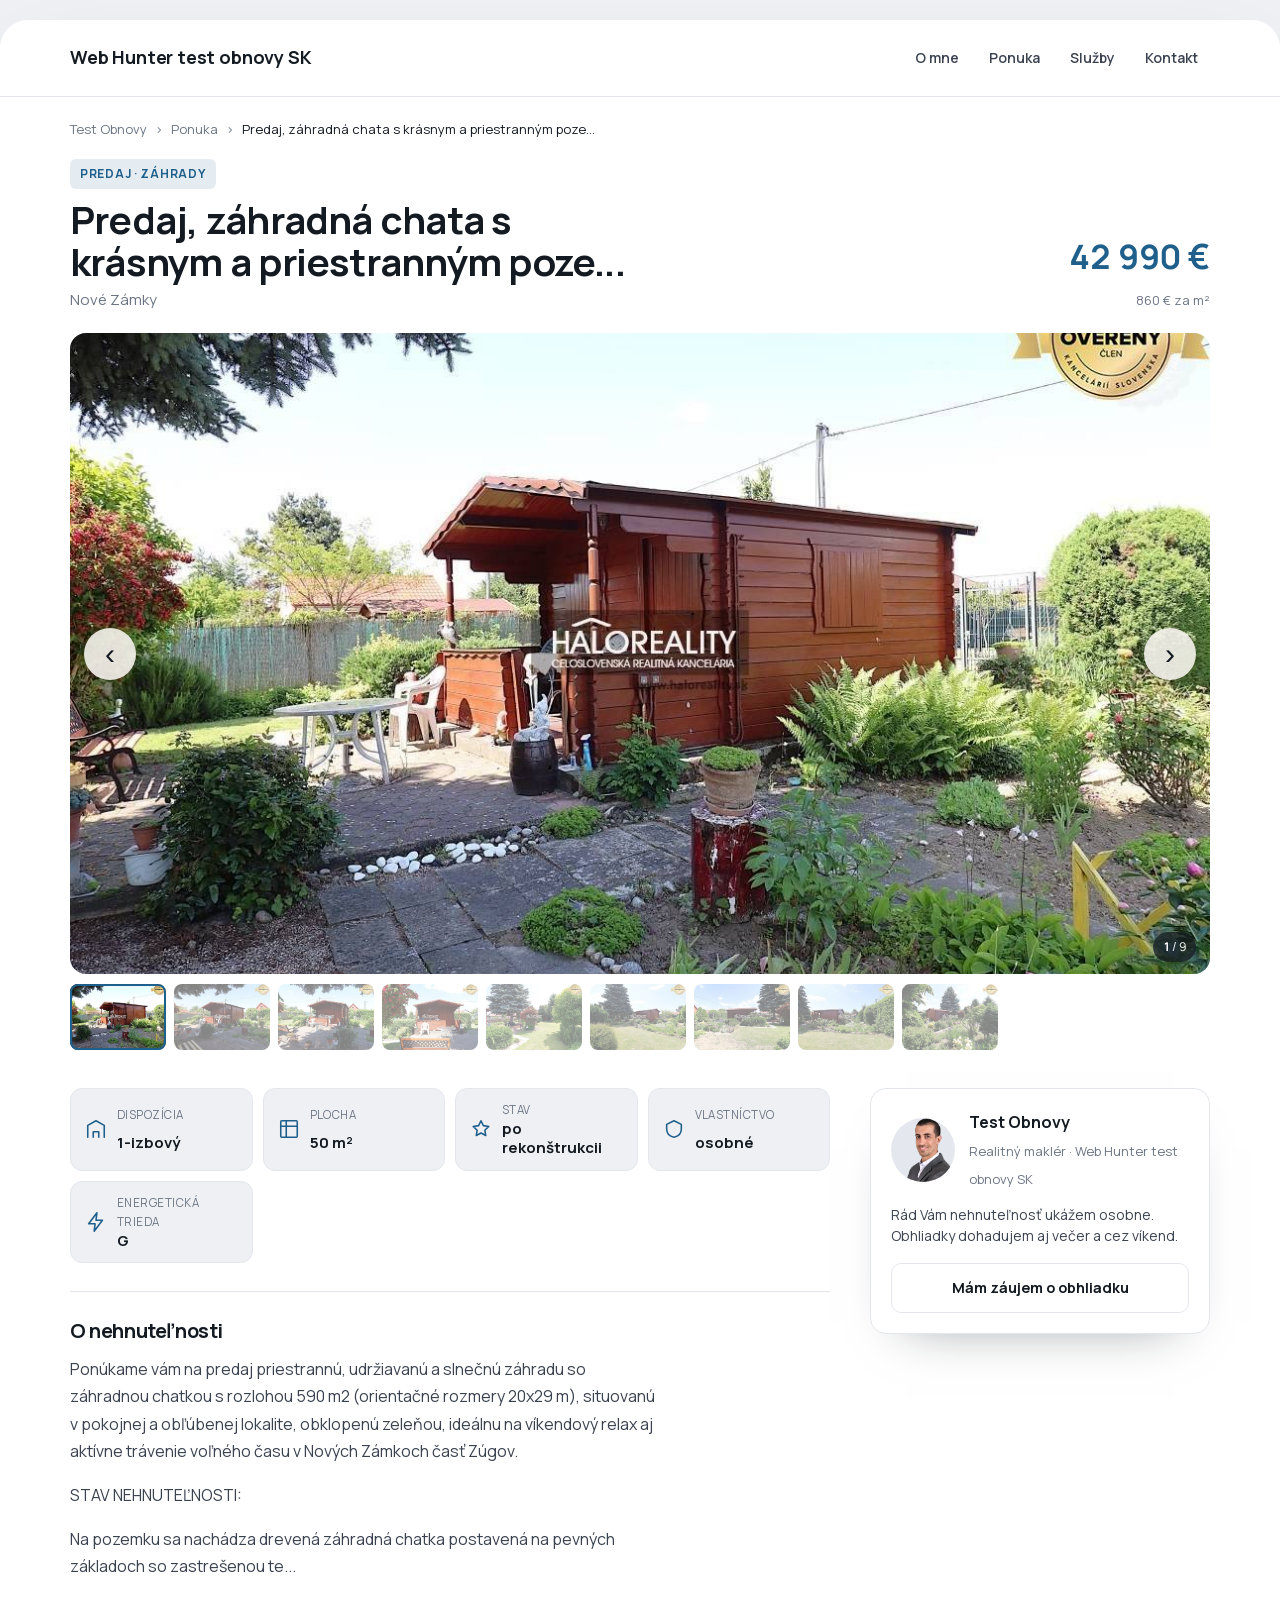
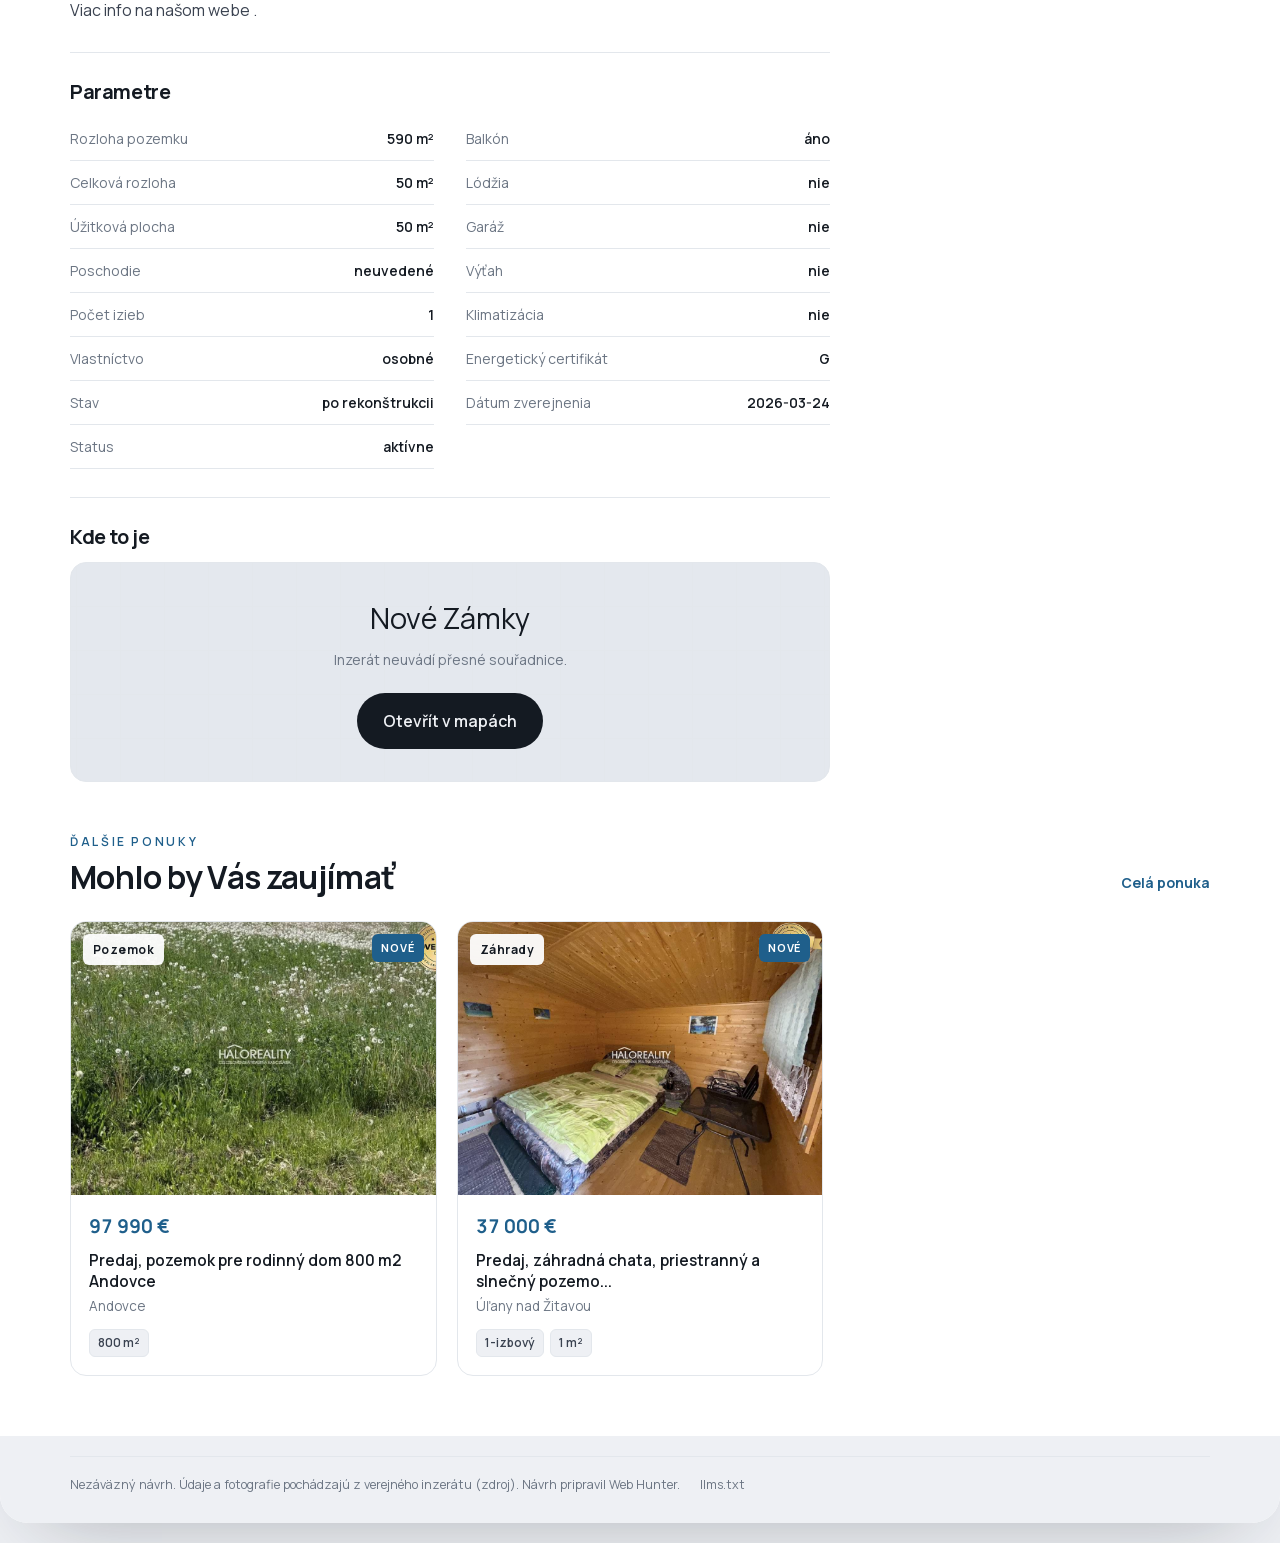
<file: predaj-zahradna-chata-s-krasnym-a-priestrannym-poz-984567/index.html>
<!doctype html>
<html lang="sk"><head>
<meta charset="utf-8">
<meta name="viewport" content="width=device-width,initial-scale=1">
<title>Predaj, záhradná chata s krásnym a priestranným poze... · Nové Zámky | Test Obnovy</title>
<meta name="description" content="Ponúkame vám na predaj priestrannú, udržiavanú a slnečnú záhradu so záhradnou chatkou s rozlohou 590 m2 (orientačné rozmery 20x29 m), situovanú v pokojnej a o">
<meta property="og:title" content="Predaj, záhradná chata s krásnym a priestranným poze...">
<meta property="og:description" content="Ponúkame vám na predaj priestrannú, udržiavanú a slnečnú záhradu so záhradnou chatkou s rozlohou 590 m2 (orientačné rozmery 20x29 m), situovanú v pokojnej a o">
<meta property="og:type" content="website">
<meta property="og:locale" content="cs_CZ">
<meta property="og:image" content="../assets/n/984567/00.jpg">
<meta property="og:image:alt" content="Predaj, záhradná chata s krásnym a priestranným poze...">
<meta name="twitter:card" content="summary_large_image">
<meta name="twitter:title" content="Predaj, záhradná chata s krásnym a priestranným poze...">
<meta name="twitter:description" content="Ponúkame vám na predaj priestrannú, udržiavanú a slnečnú záhradu so záhradnou chatkou s rozlohou 590 m2 (orientačné rozmery 20x29 m), situovanú v pokojnej a o">
<link rel="canonical" href="https://obnova-test-makleri.webhunter.cz/predaj-zahradna-chata-s-krasnym-a-priestrannym-poz-984567/">
<meta property="og:url" content="https://obnova-test-makleri.webhunter.cz/predaj-zahradna-chata-s-krasnym-a-priestrannym-poz-984567/">
<meta name="robots" content="noindex">
<script type="application/ld+json">{"@context":"https://schema.org","@graph":[{"@type":"Accommodation","@id":"https://obnova-test-makleri.webhunter.cz/predaj-zahradna-chata-s-krasnym-a-priestrannym-poz-984567/#nemovitost","name":"Predaj, záhradná chata s krásnym a priestranným poze...","address":{"@type":"PostalAddress","addressCountry":"CZ","addressLocality":"Nové Zámky"},"description":"Ponúkame vám na predaj priestrannú, udržiavanú a slnečnú záhradu so záhradnou chatkou s rozlohou 590 m2 (orientačné rozmery 20x29 m), situovanú v pokojnej a o","photo":["../assets/n/984567/00.jpg","../assets/n/984567/01.jpg","../assets/n/984567/02.jpg","../assets/n/984567/03.jpg","../assets/n/984567/04.jpg","../assets/n/984567/05.jpg","../assets/n/984567/06.jpg","../assets/n/984567/07.jpg","../assets/n/984567/08.jpg"],"floorSize":{"@type":"QuantitativeValue","value":50.0,"unitCode":"MTK"},"numberOfRooms":1,"additionalProperty":[{"@type":"PropertyValue","name":"Dispozice","value":"1-izbový"},{"@type":"PropertyValue","name":"Stav objektu","value":"po rekonštrukcii"},{"@type":"PropertyValue","name":"Vlastnictví","value":"osobné"},{"@type":"PropertyValue","name":"Energetická náročnost","value":"G"}],"offers":{"@type":"Offer","price":42990,"priceCurrency":"EUR","availability":"https://schema.org/InStock","businessFunction":"http://purl.org/goodrelations/v1#Sell","url":"https://obnova-test-makleri.webhunter.cz/predaj-zahradna-chata-s-krasnym-a-priestrannym-poz-984567/","seller":{"@id":"https://obnova-test-makleri.webhunter.cz/predaj-zahradna-chata-s-krasnym-a-priestrannym-poz-984567/#kancelar"}}},{"@type":"RealEstateAgent","@id":"https://obnova-test-makleri.webhunter.cz/predaj-zahradna-chata-s-krasnym-a-priestrannym-poz-984567/#kancelar","name":"Web Hunter test obnovy SK"},{"@type":"Person","@id":"https://obnova-test-makleri.webhunter.cz/predaj-zahradna-chata-s-krasnym-a-priestrannym-poz-984567/#makler","name":"Test Obnovy","jobTitle":"realitní makléř","email":"obnova-test@webhunter.cz","worksFor":{"@id":"https://obnova-test-makleri.webhunter.cz/predaj-zahradna-chata-s-krasnym-a-priestrannym-poz-984567/#kancelar"}},{"@type":"RealEstateListing","name":"Predaj, záhradná chata s krásnym a priestranným poze...","mainEntity":{"@id":"https://obnova-test-makleri.webhunter.cz/predaj-zahradna-chata-s-krasnym-a-priestrannym-poz-984567/#nemovitost"},"inLanguage":"cs-CZ","url":"https://obnova-test-makleri.webhunter.cz/predaj-zahradna-chata-s-krasnym-a-priestrannym-poz-984567/","description":"Ponúkame vám na predaj priestrannú, udržiavanú a slnečnú záhradu so záhradnou chatkou s rozlohou 590 m2 (orientačné rozmery 20x29 m), situovanú v pokojnej a o","primaryImageOfPage":"../assets/n/984567/00.jpg","datePosted":"2026-09-28"}]}</script>
<link rel="preload" href="../assets/fonts/Manrope-latin-ext.woff2" as="font" type="font/woff2" crossorigin>
<link rel="stylesheet" href="../assets/style.css">
<link rel="stylesheet" href="../assets/makler.css">
<style>:root{--accent:#1f5f8b;--accent-deep:#0e2c40}</style>
</head><body class="mk mk-detail">
<div class="mk-page">
<header class="mk-top mk-top--svetla"><div class="mk-in mk-top__in">
  <a class="mk-logo" href="../" aria-label="Web Hunter test obnovy SK"><span>Web Hunter test obnovy SK</span></a>
  <nav class="mk-nav" aria-label="Hlavná">
    <a href="../#o-mne">O mne</a><a href="../#nabidka">Ponuka</a><a href="../#sluzby">Služby</a><a href="../#kontakt">Kontakt</a>
  </nav>
  
</div></header>

<main class="mk-in dt">
<nav class="dt-drobky" aria-label="Kde ste"><a href="../">Test Obnovy</a><span>›</span><a href="../#nabidka">Ponuka</a><span>›</span><em>Predaj, záhradná chata s krásnym a priestranným poze...</em></nav>
<div class="dt-hlava">
  <div><span class="dt-stitek">Predaj · Záhrady</span><h1>Predaj, záhradná chata s krásnym a priestranným poze...</h1><p class="dt-misto">Nové Zámky</p></div>
  <div class="dt-cena"><b>42 990 €</b><span>860 € za m²</span></div>
</div>
<div class="dt-galerie">
<div class="show" id="show"><div class="show__stage"><figure class="slide is-on" data-s="0"><img src="../assets/n/984567/00.jpg" alt="Predaj, záhradná chata s krásnym a priestranným poze..., fotografia 1" fetchpriority=high decoding="async"></figure><figure class="slide" data-s="1"><img src="../assets/n/984567/01.jpg" alt="Predaj, záhradná chata s krásnym a priestranným poze..., fotografia 2" loading=lazy decoding="async"></figure><figure class="slide" data-s="2"><img src="../assets/n/984567/02.jpg" alt="Predaj, záhradná chata s krásnym a priestranným poze..., fotografia 3" loading=lazy decoding="async"></figure><figure class="slide" data-s="3"><img src="../assets/n/984567/03.jpg" alt="Predaj, záhradná chata s krásnym a priestranným poze..., fotografia 4" loading=lazy decoding="async"></figure><figure class="slide" data-s="4"><img src="../assets/n/984567/04.jpg" alt="Predaj, záhradná chata s krásnym a priestranným poze..., fotografia 5" loading=lazy decoding="async"></figure><figure class="slide" data-s="5"><img src="../assets/n/984567/05.jpg" alt="Predaj, záhradná chata s krásnym a priestranným poze..., fotografia 6" loading=lazy decoding="async"></figure><figure class="slide" data-s="6"><img src="../assets/n/984567/06.jpg" alt="Predaj, záhradná chata s krásnym a priestranným poze..., fotografia 7" loading=lazy decoding="async"></figure><figure class="slide" data-s="7"><img src="../assets/n/984567/07.jpg" alt="Predaj, záhradná chata s krásnym a priestranným poze..., fotografia 8" loading=lazy decoding="async"></figure><figure class="slide" data-s="8"><img src="../assets/n/984567/08.jpg" alt="Predaj, záhradná chata s krásnym a priestranným poze..., fotografia 9" loading=lazy decoding="async"></figure></div>
  <button class="show__nav show__prev" type="button" aria-label="Predchádzajúca fotografia">&lsaquo;</button>
  <button class="show__nav show__next" type="button" aria-label="Ďalšia fotografia">&rsaquo;</button>
  <span class="dt-galerie__pocet"><b id="slide-now">1</b> / 9</span></div>
<div class="thumbs"><button type="button" class="thumb is-on" data-t="0" aria-label="Fotografia 1"><img src="../assets/n/984567/00_m.jpg" alt="" loading="lazy"></button><button type="button" class="thumb" data-t="1" aria-label="Fotografia 2"><img src="../assets/n/984567/01_m.jpg" alt="" loading="lazy"></button><button type="button" class="thumb" data-t="2" aria-label="Fotografia 3"><img src="../assets/n/984567/02_m.jpg" alt="" loading="lazy"></button><button type="button" class="thumb" data-t="3" aria-label="Fotografia 4"><img src="../assets/n/984567/03_m.jpg" alt="" loading="lazy"></button><button type="button" class="thumb" data-t="4" aria-label="Fotografia 5"><img src="../assets/n/984567/04_m.jpg" alt="" loading="lazy"></button><button type="button" class="thumb" data-t="5" aria-label="Fotografia 6"><img src="../assets/n/984567/05_m.jpg" alt="" loading="lazy"></button><button type="button" class="thumb" data-t="6" aria-label="Fotografia 7"><img src="../assets/n/984567/06_m.jpg" alt="" loading="lazy"></button><button type="button" class="thumb" data-t="7" aria-label="Fotografia 8"><img src="../assets/n/984567/07_m.jpg" alt="" loading="lazy"></button><button type="button" class="thumb" data-t="8" aria-label="Fotografia 9"><img src="../assets/n/984567/08_m.jpg" alt="" loading="lazy"></button></div></div>
<div class="dt-grid">
  <div class="dt-obsah">
    <ul class="dt-fakta"><li><svg viewBox="0 0 24 24" aria-hidden="true"><path d="M3 21V8l9-5 9 5v13"/><path d="M9 21v-6h6v6"/></svg><span>Dispozícia</span><b>1-izbový</b></li><li><svg viewBox="0 0 24 24" aria-hidden="true"><rect x="3" y="3" width="18" height="18" rx="1"/><path d="M3 9h18M9 3v18"/></svg><span>Plocha</span><b>50 m²</b></li><li><svg viewBox="0 0 24 24" aria-hidden="true"><path d="M12 3l2.6 5.3 5.9.9-4.3 4.1 1 5.8L12 16.4 6.8 19.1l1-5.8L3.5 9.2l5.9-.9z"/></svg><span>Stav</span><b>po rekonštrukcii</b></li><li><svg viewBox="0 0 24 24" aria-hidden="true"><path d="M12 3 4 7v5c0 5 3.5 8 8 9 4.5-1 8-4 8-9V7z"/></svg><span>Vlastníctvo</span><b>osobné</b></li><li><svg viewBox="0 0 24 24" aria-hidden="true"><path d="M13 2 4 14h7l-1 8 9-12h-7z"/></svg><span>Energetická trieda</span><b>G</b></li></ul>
    
    <section class="dt-sekce" id="popis"><h2>O nehnuteľnosti</h2><div class="dt-prose"><p>Ponúkame vám na predaj priestrannú, udržiavanú a slnečnú záhradu so záhradnou chatkou s rozlohou 590 m2 (orientačné rozmery 20x29 m), situovanú v pokojnej a obľúbenej lokalite, obklopenú zeleňou, ideálnu na víkendový relax aj aktívne trávenie voľného času v Nových Zámkoch časť Zúgov.</p><p>STAV NEHNUTEĽNOSTI:</p><p>Na pozemku sa nachádza drevená záhradná chatka postavená na pevných základoch so zastrešenou te...</p><p>Viac info na našom webe .</p></div></section>
    <section class="dt-sekce" id="parametry"><h2>Parametre</h2><dl class="dt-params"><div><dt>Rozloha pozemku</dt><dd>590 m²</dd></div><div><dt>Celková rozloha</dt><dd>50 m²</dd></div><div><dt>Úžitková plocha</dt><dd>50 m²</dd></div><div><dt>Poschodie</dt><dd>neuvedené</dd></div><div><dt>Počet izieb</dt><dd>1</dd></div><div><dt>Vlastníctvo</dt><dd>osobné</dd></div><div><dt>Stav</dt><dd>po rekonštrukcii</dd></div><div><dt>Status</dt><dd>aktívne</dd></div><div><dt>Balkón</dt><dd>áno</dd></div><div><dt>Lódžia</dt><dd>nie</dd></div><div><dt>Garáž</dt><dd>nie</dd></div><div><dt>Výťah</dt><dd>nie</dd></div><div><dt>Klimatizácia</dt><dd>nie</dd></div><div><dt>Energetický certifikát</dt><dd>G</dd></div><div><dt>Dátum zverejnenia</dt><dd>2026-03-24</dd></div></dl></section>
    <section class="dt-sekce" id="mapa"><h2>Kde to je</h2><div class="map map--flat"><div class="map__ask">
  <p class="map__place">Nové Zámky</p>
  <p class="map__note">Inzerát neuvádí přesné souřadnice.</p>
  <a class="btn btn--dark" href="https://www.openstreetmap.org/search?query=Nov%C3%A9%20Z%C3%A1mky" target="_blank" rel="noopener">Otevřít v mapách</a>
</div></div></section>
  </div>
  <aside class="dt-bok"><div class="dt-makler">
  <div class="dt-makler__hlava"><img class="dt-makler__foto" src="../assets/osoba.webp" alt=""><div><b>Test Obnovy</b><span>Realitný maklér · Web Hunter test obnovy SK</span></div></div>
  <p class="dt-makler__pozn">Rád Vám nehnuteľnosť ukážem osobne. Obhliadky dohadujem aj večer a cez víkend.</p>
  <div class="dt-makler__tl"><a class="dt-btn" href="mailto:obnova-test@webhunter.cz?subject=Otázka k nehnuteľnosti: Predaj, záhradná chata s krásnym a priestranným poze...">Mám záujem o obhliadku</a></div>
  
</div></aside>
</div>
<section class="dt-dalsi rv"><div class="mk-sec-h"><div><span class="eyebrow">Ďalšie ponuky</span>
  <h2>Mohlo by Vás zaujímať</h2></div><a class="dt-vse" href="../#nabidka">Celá ponuka</a></div>
  <div class="mk-mriz"><a class="mk-karta" href="../predaj-pozemok-pre-rodinny-dom-800-m2-andovce-903405/" data-typ="pozemek" data-tr="ostatni" data-cena="97990" data-datum="2026-09-28" data-text="predaj, pozemok pre rodinný dom 800 m2 andovce andovce">
  <span class="mk-karta__foto"><img src="../assets/n/903405/00.jpg" alt="Predaj, pozemok pre rodinný dom 800 m2 Andovce" loading="lazy" decoding="async"><span class="mk-karta__stitek">Pozemok</span><span class="mk-karta__nove">Nové</span></span>
  <span class="mk-karta__telo"><span class="mk-karta__cena">97 990 €</span><b>Predaj, pozemok pre rodinný dom 800 m2 Andovce</b>
    <span class="mk-karta__misto">Andovce</span>
    <span class="mk-karta__chipy"><span>800 m²</span></span></span>
</a><a class="mk-karta" href="../predaj-zahradna-chata-priestranny-a-slnecny-pozemo-909802/" data-typ="ostatni" data-tr="ostatni" data-cena="37000" data-datum="2026-09-28" data-text="predaj, záhradná chata, priestranný a slnečný pozemo... úľany nad žitavou">
  <span class="mk-karta__foto"><img src="../assets/n/909802/00.jpg" alt="Predaj, záhradná chata, priestranný a slnečný pozemo..." loading="lazy" decoding="async"><span class="mk-karta__stitek">Záhrady</span><span class="mk-karta__nove">Nové</span></span>
  <span class="mk-karta__telo"><span class="mk-karta__cena">37 000 €</span><b>Predaj, záhradná chata, priestranný a slnečný pozemo...</b>
    <span class="mk-karta__misto">Úľany nad Žitavou</span>
    <span class="mk-karta__chipy"><span>1-izbový</span><span>1 m²</span></span></span>
</a></div></section>
</main>
<footer class="mk-pata mk-pata--detail"><div class="mk-in"><div class="mk-pata__dole"><span>Nezáväzný návrh. Údaje a fotografie pochádzajú z verejného inzerátu (<a href="https://www.zoznamrealit.sk/predaj-zahradna-chata-s-krasnym-a-priestrannym-poze-984567" target="_blank" rel="noopener">zdroj</a>). Návrh pripravil Web Hunter.</span><a href="../llms.txt">llms.txt</a></div></div></footer>
</div>
<script>
// Video a 3D prohlídka: přehrávač se vloží až na klik, ne při načtení stránky.
document.querySelectorAll('.media-plocha').forEach(function(b){
  b.addEventListener('click', function(){
    var f=document.createElement('iframe');
    f.src=b.dataset.embed;
    f.title=b.getAttribute('aria-label')||'Prohlídka';
    f.allow='accelerometer; autoplay; encrypted-media; gyroscope; fullscreen; xr-spatial-tracking';
    f.setAttribute('allowfullscreen','');
    f.loading='lazy';
    b.replaceWith(f);
    f.focus({preventScroll:true});
  });
});

// Lepicí lišta se ukáže, až hero odjede z obrazovky.
const hero=document.querySelector('.hero'),bar=document.querySelector('.bar');
if(hero&&bar)new IntersectionObserver(([e])=>bar.classList.toggle('on',!e.isIntersecting),
  {threshold:0.08}).observe(hero);

// Sekce se odhalují při scrollu, jednou.
const rv=new IntersectionObserver((es)=>es.forEach(e=>{if(e.isIntersecting){
  e.target.classList.add('in');rv.unobserve(e.target)}}),{threshold:0.12});
document.querySelectorAll('.rv').forEach(el=>rv.observe(el));

// Slideshow: šipky, klávesnice, tah prstem, klik na náhled.
const show=document.getElementById('show');
if(show){
  const slides=[...show.querySelectorAll('.slide')];
  const thumbs=[...document.querySelectorAll('.thumb')];
  const now=document.getElementById('slide-now');
  let i=0;
  const go=n=>{
    i=(n+slides.length)%slides.length;
    slides.forEach((s,k)=>s.classList.toggle('is-on',k===i));
    thumbs.forEach((t,k)=>{t.classList.toggle('is-on',k===i);
      if(k===i)t.scrollIntoView({block:'nearest',inline:'center',behavior:'smooth'})});
    if(now)now.textContent=i+1;
    // Sousední fotku předběžně načteme, ať další snímek neproblikne.
    const nx=slides[(i+1)%slides.length].querySelector('img');
    if(nx&&nx.loading==='lazy'){nx.loading='eager';}
  };
  show.querySelector('.show__prev').onclick=()=>go(i-1);
  show.querySelector('.show__next').onclick=()=>go(i+1);
  thumbs.forEach(t=>t.onclick=()=>go(+t.dataset.t));
  document.addEventListener('keydown',e=>{
    if(e.key==='ArrowLeft')go(i-1); if(e.key==='ArrowRight')go(i+1)});
  let x0=null;
  show.addEventListener('touchstart',e=>{x0=e.touches[0].clientX},{passive:true});
  show.addEventListener('touchend',e=>{
    if(x0===null)return; const dx=e.changedTouches[0].clientX-x0;
    if(Math.abs(dx)>45)go(dx<0?i+1:i-1); x0=null},{passive:true});
}

// Mapa se načte sama, ale až když na ni dojde scroll. Kdo se k ní nedostane,
// nestáhne ani dlaždici.
const map=document.querySelector('[data-map]');
if(map){
  const load=()=>{
    map.classList.add('is-on');
    map.querySelectorAll('.map__tiles img[data-src]').forEach(img=>{
      img.onload=()=>img.classList.add('is-on');
      img.src=img.dataset.src; img.removeAttribute('data-src');
    });
  };
  new IntersectionObserver((es,o)=>{if(es[0].isIntersecting){load();o.disconnect();}},
    {rootMargin:'400px'}).observe(map);
}

document.querySelectorAll('.dt-video').forEach(function(b){b.addEventListener('click',function(){
  var f=document.createElement('iframe');
  f.src=b.dataset.embed||('https://www.youtube-nocookie.com/embed/'+b.dataset.yt+'?autoplay=1&rel=0');
  f.title=b.getAttribute('aria-label');f.loading='lazy';
  f.allow='autoplay; encrypted-media; picture-in-picture; fullscreen; xr-spatial-tracking; gyroscope; accelerometer';
  f.allowFullscreen=true;f.className='dt-video__frame';b.replaceWith(f)})});
</script>
</body></html>
</file>
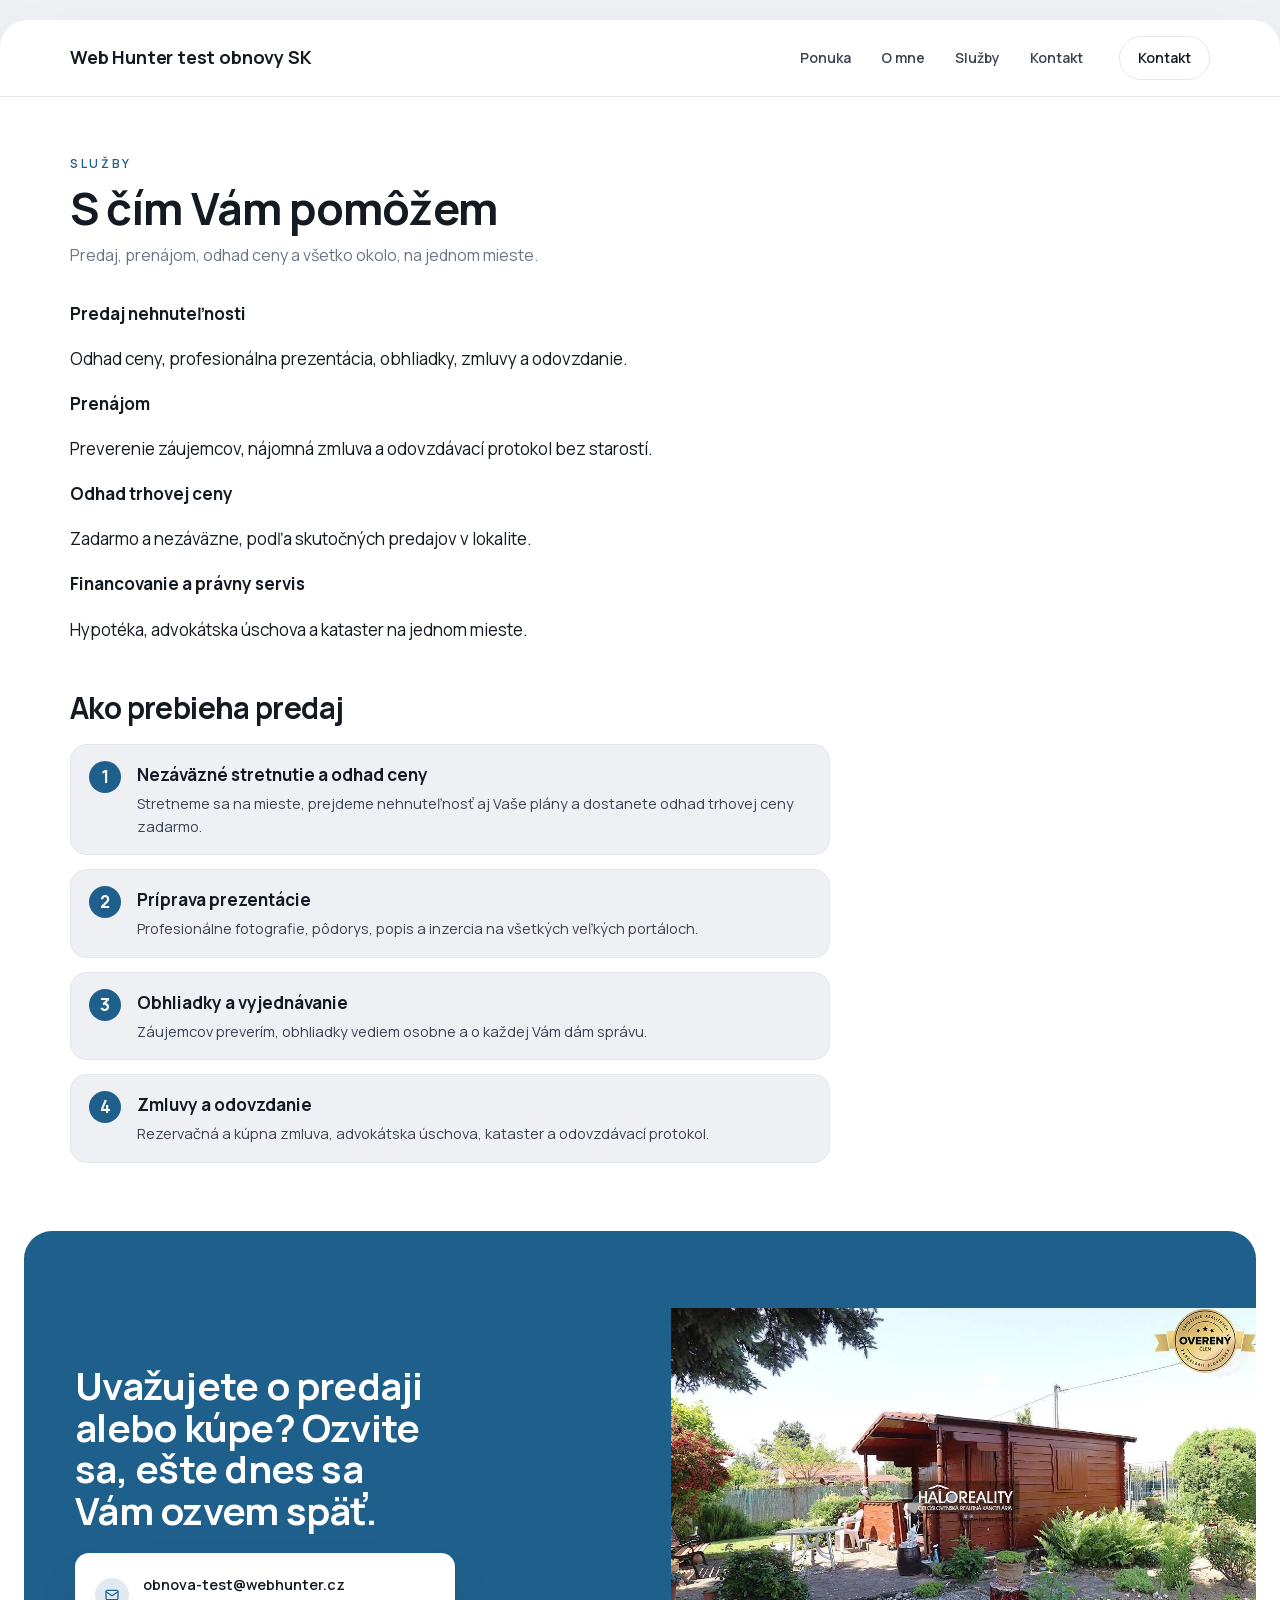
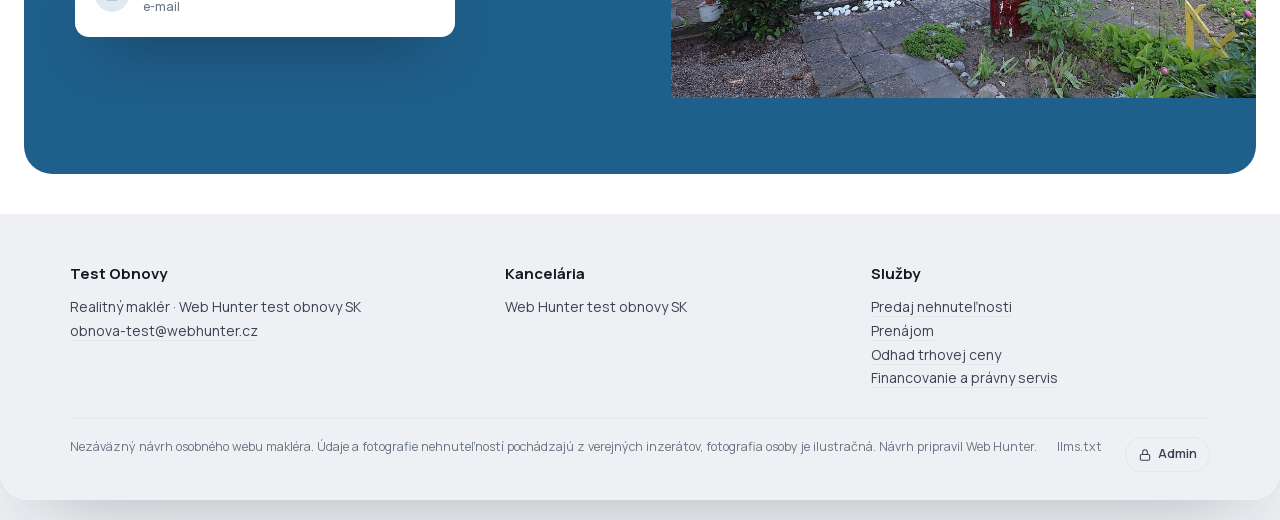
<file: sluzby/index.html>
<!doctype html>
<html lang="sk"><head>
<meta charset="utf-8">
<meta name="viewport" content="width=device-width,initial-scale=1">
<title>Služby | Test Obnovy</title>
<meta name="description" content="Predaj, prenájom, odhad trhovej ceny, financovanie a právny servis.">
<meta property="og:title" content="Služby | Test Obnovy">
<meta property="og:description" content="Predaj, prenájom, odhad trhovej ceny, financovanie a právny servis.">
<meta property="og:type" content="website"><meta property="og:locale" content="sk_SK">
<link rel="canonical" href="https://obnova-test-makleri.webhunter.cz/sluzby/">
<meta name="robots" content="noindex">
<link rel="preload" href="../assets/fonts/Manrope-latin-ext.woff2" as="font" type="font/woff2" crossorigin>
<link rel="stylesheet" href="../assets/style.css">
<link rel="stylesheet" href="../assets/makler.css">
<style>:root{--accent:#1f5f8b;--accent-deep:#0e2c40}</style>
</head><body class="mk mk-str ">
<div class="mk-page">
<header class="mk-top mk-top--svetla" id="top"><div class="mk-in mk-top__in">
  <a class="mk-logo" href="../" aria-label="Web Hunter test obnovy SK"><span>Web Hunter test obnovy SK</span></a>
  <nav class="mk-nav" aria-label="Hlavná"><a href="../nabidka/">Ponuka</a><a href="../o-mne/">O mne</a><a href="../sluzby/" aria-current=page>Služby</a><a href="../kontakt/">Kontakt</a></nav>
  <a class="mk-top__cta" href="#kontakt">Kontakt</a>
  <button class="mk-burger" type="button" aria-label="Otvoriť menu" aria-expanded="false"><span></span></button>
</div></header>
<main class="mk-str__telo">
<div class="mk-in mk-str__hlava"><span class="eyebrow">Služby</span><h1>S čím Vám pomôžem</h1><p>Predaj, prenájom, odhad ceny a všetko okolo, na jednom mieste.</p></div><div class="mk-in"><div class="mk-sluzby"><div class="mk-sluzba"><b>Predaj nehnuteľnosti</b><p>Odhad ceny, profesionálna prezentácia, obhliadky, zmluvy a odovzdanie.</p></div><div class="mk-sluzba"><b>Prenájom</b><p>Preverenie záujemcov, nájomná zmluva a odovzdávací protokol bez starostí.</p></div><div class="mk-sluzba"><b>Odhad trhovej ceny</b><p>Zadarmo a nezáväzne, podľa skutočných predajov v lokalite.</p></div><div class="mk-sluzba"><b>Financovanie a právny servis</b><p>Hypotéka, advokátska úschova a kataster na jednom mieste.</p></div></div><h2 class="mk-str__h2">Ako prebieha predaj</h2><ol class="mk-postup"><li><span>1</span><div><b>Nezáväzné stretnutie a odhad ceny</b><p>Stretneme sa na mieste, prejdeme nehnuteľnosť aj Vaše plány a dostanete odhad trhovej ceny zadarmo.</p></div></li><li><span>2</span><div><b>Príprava prezentácie</b><p>Profesionálne fotografie, pôdorys, popis a inzercia na všetkých veľkých portáloch.</p></div></li><li><span>3</span><div><b>Obhliadky a vyjednávanie</b><p>Záujemcov preverím, obhliadky vediem osobne a o každej Vám dám správu.</p></div></li><li><span>4</span><div><b>Zmluvy a odovzdanie</b><p>Rezervačná a kúpna zmluva, advokátska úschova, kataster a odovzdávací protokol.</p></div></li></ol><div class="cta"></div></div><section id="sluzby" class="mk-pas rv">
  <div class="mk-pas__text"><h2>Uvažujete o predaji alebo kúpe? Ozvite sa, ešte dnes sa Vám ozvem späť.</h2>
    <div class="mk-pas__karta"><a href="mailto:obnova-test@webhunter.cz"><span class="mk-pas__ik"><svg viewBox="0 0 24 24"><rect x="3" y="5" width="18" height="14" rx="2"/><path d="m3 7 9 6 9-6"/></svg></span><span>obnova-test@webhunter.cz<small>e-mail</small></span></a></div></div>
  <img class="mk-pas__foto" src="../assets/n/984567/00.jpg" alt="" loading="lazy">
</section>
</main>
<footer id="kontakt" class="mk-pata"><div class="mk-in">
  <div class="mk-pata__grid">
    <div><b>Test Obnovy</b><p>Realitný maklér · Web Hunter test obnovy SK</p>
      <ul><li><a href="mailto:obnova-test@webhunter.cz">obnova-test@webhunter.cz</a></li></ul></div>
    <div><b>Kancelária</b><ul><li>Web Hunter test obnovy SK</li></ul></div>
    <div><b>Služby</b><ul><li><a href="../sluzby/">Predaj nehnuteľnosti</a></li><li><a href="../sluzby/">Prenájom</a></li><li><a href="../sluzby/">Odhad trhovej ceny</a></li><li><a href="../sluzby/">Financovanie a právny servis</a></li></ul></div>
  </div>
  <div class="mk-pata__dole"><span>Nezáväzný návrh osobného webu makléra. Údaje a fotografie nehnuteľností pochádzajú z verejných inzerátov, fotografia osoby je ilustračná. Návrh pripravil Web Hunter.</span><a href="../llms.txt">llms.txt</a>
    <a class="mk-admin" href="../admin/"><svg viewBox="0 0 24 24" aria-hidden="true"><rect x="4" y="11" width="16" height="10" rx="2"/><path d="M8 11V7a4 4 0 0 1 8 0v4"/></svg>Admin</a></div>
</div></footer>
</div>
<script>
(function(){
var top=document.querySelector('.mk-top'),burger=document.querySelector('.mk-burger'),hero=document.querySelector('.mk-hero');
if(top&&hero){var prah=0;function lista(){if(!prah)prah=hero.offsetHeight-120;top.classList.toggle('on',window.scrollY>prah)}
  lista();addEventListener('scroll',lista,{passive:true})}
addEventListener('error',function(e){var t=e.target;if(t&&t.tagName==='IMG'){t.classList.add('is-broken');if(t.parentNode)t.parentNode.classList.add('bez-fotky')}},true);
var mapa=document.querySelector('[data-mapa]');
if(mapa){var vrstva=mapa.querySelector('.mk-mapa__dlazdice');function skal(){var w=mapa.clientWidth,W=parseInt(vrstva.style.width,10)||1;vrstva.style.transform='scale('+(w/W)+')'}
  skal();addEventListener('resize',skal);var nacti=function(){mapa.classList.add('is-on');mapa.querySelectorAll('img[data-src]').forEach(function(i){i.onload=function(){i.classList.add('is-on')};i.src=i.dataset.src;i.removeAttribute('data-src')})};
  if('IntersectionObserver' in window){new IntersectionObserver(function(es,o){if(es[0].isIntersecting){nacti();o.disconnect()}},{rootMargin:'400px'}).observe(mapa)}else nacti()}
var razeni=document.querySelector('.mk-razeni');
if(razeni){razeni.addEventListener('change',function(){var m=document.querySelector('.mk-mriz'),k=[].slice.call(m.querySelectorAll('.mk-karta')),v=razeni.value;
  k.sort(function(a,b){if(v==='cena-asc')return (+a.dataset.cena||9e15)-(+b.dataset.cena||9e15);if(v==='cena-desc')return (+b.dataset.cena)-(+a.dataset.cena);return (b.dataset.datum||'').localeCompare(a.dataset.datum||'')});
  k.forEach(function(x){m.appendChild(x)})})}
if(burger){burger.addEventListener('click',function(){var o=top.classList.toggle('menu');
  burger.setAttribute('aria-expanded',o?'true':'false')});
  top.querySelectorAll('.mk-nav a').forEach(function(a){a.addEventListener('click',function(){
    top.classList.remove('menu');burger.setAttribute('aria-expanded','false')})})}
if('IntersectionObserver' in window){var io=new IntersectionObserver(function(es){es.forEach(function(e){
  if(e.isIntersecting){e.target.classList.add('in');io.unobserve(e.target)}})},{rootMargin:'0px 0px -6% 0px'});
  document.querySelectorAll('.rv').forEach(function(el){io.observe(el)})}
else{document.querySelectorAll('.rv').forEach(function(el){el.classList.add('in')})}
var qs=new URLSearchParams(location.search),stav={typ:qs.get('typ')||'',tr:'',q:qs.get('q')||''},karty=[].slice.call(document.querySelectorAll('.mk-karta')),
  pocet=document.querySelector('[data-pocet]'),prazdno=document.querySelector('.mk-prazdno'),
  form=document.getElementById('hledani'),pole=form?form.querySelector('input'):null;
function norm(s){return (s||'').toLowerCase().normalize('NFD').replace(/[̀-ͯ]/g,'')}
function filtr(){var n=0,q=norm(stav.q);karty.forEach(function(k){var ok=(!stav.typ||k.dataset.typ===stav.typ)&&
  (!stav.tr||k.dataset.tr===stav.tr)&&(!q||norm(k.dataset.text).indexOf(q)>-1);k.hidden=!ok;if(ok)n++});
  if(pocet)pocet.textContent=n;if(prazdno)prazdno.hidden=n>0}
document.querySelectorAll('.mk-tab').forEach(function(b){b.addEventListener('click',function(){
  stav.typ=b.getAttribute('data-typ');document.querySelectorAll('.mk-tab').forEach(function(x){x.classList.toggle('is-on',x===b)});filtr()})});
document.querySelectorAll('.mk-pil').forEach(function(b){b.addEventListener('click',function(){
  stav.tr=b.getAttribute('data-tr');b.parentNode.querySelectorAll('.mk-pil').forEach(function(x){x.classList.toggle('is-on',x===b)});filtr()})});
if(pole){pole.addEventListener('input',function(){stav.q=pole.value;filtr()})}
if(form){form.addEventListener('submit',function(e){var c=document.getElementById('nabidka');
  if(!c||!karty.length||form.getAttribute('action')&&!document.body.classList.contains('mk-nabidka-str')){
    if(form.getAttribute('action')){e.preventDefault();location.href=form.getAttribute('action')+'?typ='+encodeURIComponent(stav.typ)+'&q='+encodeURIComponent(pole?pole.value:'');return}}
  e.preventDefault();stav.q=pole?pole.value:'';filtr();if(c)c.scrollIntoView({behavior:'smooth',block:'start'})})}
if(pole&&stav.q)pole.value=stav.q;
document.querySelectorAll('.mk-tab').forEach(function(b){b.classList.toggle('is-on',b.getAttribute('data-typ')===stav.typ)});
if(karty.length)filtr();
})();
</script>
</body></html>
</file>
<file: assets/style.css>
/* Webhunter — šablona webu nemovitosti.
   Směr: tichá editoriální elegance. Fotka vede, typografie ji nepřekřikuje.
   Fonty jsou self-hosted, web nedělá jediný požadavek ven. */

@font-face{font-family:Fraunces;src:url(fonts/Fraunces-latin-ext.woff2)format('woff2');
  font-weight:300 700;font-display:swap;unicode-range:U+0100-02BA,U+02BD-02C5,U+02C7-02CC,U+02CE-02D7,U+02DD-02FF,U+0304,U+0308,U+0329,U+1D00-1DBF,U+1E00-1E9F,U+1EF2-1EFF,U+2020,U+20A0-20AB,U+20AD-20C0,U+2113,U+2C60-2C7F,U+A720-A7FF}
@font-face{font-family:Fraunces;src:url(fonts/Fraunces-latin.woff2)format('woff2');
  font-weight:300 700;font-display:swap}
@font-face{font-family:Manrope;src:url(fonts/Manrope-latin-ext.woff2)format('woff2');
  font-weight:300 700;font-display:swap;unicode-range:U+0100-02BA,U+02BD-02C5,U+02C7-02CC,U+02CE-02D7,U+02DD-02FF,U+0304,U+0308,U+0329,U+1D00-1DBF,U+1E00-1E9F,U+1EF2-1EFF,U+2020,U+20A0-20AB,U+20AD-20C0,U+2113,U+2C60-2C7F,U+A720-A7FF}
@font-face{font-family:Manrope;src:url(fonts/Manrope-latin.woff2)format('woff2');
  font-weight:300 700;font-display:swap}

:root{
  --paper:#f6f3ed; --paper-deep:#efeae1; --ink:#17150f; --ink-soft:#3a362c;
  --muted:#6d675b; --line:#e0dad0; --accent:#8a6a3b; --accent-deep:#6d5330;
  --wa:#25d366; --wa-ink:#08301a;
  --display:Fraunces,Georgia,'Times New Roman',serif;
  --body:Manrope,-apple-system,BlinkMacSystemFont,'Segoe UI',sans-serif;
  /* 8pt škála */
  --s1:8px; --s2:16px; --s3:24px; --s4:32px; --s5:48px; --s6:64px; --s7:96px; --s8:128px;
  --shell:min(1200px,92vw);
}
*,*::before,*::after{box-sizing:border-box}
html{scroll-behavior:smooth}
@media(prefers-reduced-motion:reduce){html{scroll-behavior:auto}
  *,*::before,*::after{animation-duration:.01ms!important;transition-duration:.01ms!important}}
body{margin:0;background:var(--paper);color:var(--ink);font-family:var(--body);
  font-size:17px;line-height:1.65;font-weight:400;-webkit-font-smoothing:antialiased;
  text-rendering:optimizeLegibility;overflow-x:hidden}
img{max-width:100%;display:block}
a{color:inherit}
h1,h2,h3{font-family:var(--display);font-weight:500;line-height:1.08;
  letter-spacing:-.015em;margin:0;font-optical-sizing:auto}

/* Zrno přes celou stránku — drží papírový dojem, nezachytává kliky. */
body::after{content:"";position:fixed;inset:0;pointer-events:none;z-index:9;opacity:.5;
  mix-blend-mode:multiply;
  background-image:url("data:image/svg+xml,%3Csvg xmlns='http://www.w3.org/2000/svg' width='180' height='180'%3E%3Cfilter id='n'%3E%3CfeTurbulence type='fractalNoise' baseFrequency='.85' numOctaves='3'/%3E%3C/filter%3E%3Crect width='180' height='180' filter='url(%23n)' opacity='.055'/%3E%3C/svg%3E")}

.shell{width:var(--shell);margin-inline:auto}
.eyebrow{font-size:12px;letter-spacing:.22em;text-transform:uppercase;
  font-weight:600;color:var(--accent)}

/* ---------------------------------------------------------------- HERO */
.hero{position:relative;min-height:100svh;display:flex;align-items:flex-end;
  padding:var(--s6) 0 var(--s6);isolation:isolate;overflow:hidden}
.hero__media{position:absolute;inset:0;z-index:-2}
.hero__media img{width:100%;height:100%;object-fit:cover;
  animation:heroZoom 18s ease-out both}
@keyframes heroZoom{from{transform:scale(1.08)}to{transform:scale(1)}}
@media(prefers-reduced-motion:reduce){.hero__media img{animation:none}}
/* Dva pruhy místo jednoho — text drží kontrast i nad světlou fotkou. */
.hero::before{content:"";position:absolute;inset:0;z-index:-1;
  background:linear-gradient(180deg,rgba(12,10,7,.5)0%,rgba(12,10,7,.1)26%,
    rgba(12,10,7,.55)58%,rgba(12,10,7,.9)100%)}
@media(max-width:700px){.hero::before{background:linear-gradient(180deg,
    rgba(12,10,7,.5)0%,rgba(12,10,7,.18)20%,rgba(12,10,7,.72)52%,rgba(12,10,7,.94)100%)}}
.hero__in{position:relative;color:#fdfbf7}
.hero__in>*{animation:rise .9s cubic-bezier(.2,.7,.2,1) both}
.hero__in>:nth-child(1){animation-delay:.05s}
.hero__in>:nth-child(2){animation-delay:.16s}
.hero__in>:nth-child(3){animation-delay:.27s}
.hero__in>:nth-child(4){animation-delay:.38s}
@keyframes rise{from{opacity:0;transform:translateY(26px)}to{opacity:1;transform:none}}
.hero .eyebrow{color:#e8cf9f}
.hero h1{font-size:clamp(2.6rem,7.2vw,6rem);margin:var(--s2) 0 var(--s3);
  max-width:15ch;text-wrap:balance;text-shadow:0 2px 40px rgba(0,0,0,.35)}
.hero__price{font-family:var(--display);font-size:clamp(1.5rem,3.4vw,2.4rem);
  font-weight:400;font-variant-numeric:tabular-nums;display:block;margin-bottom:var(--s4)}
.hero__facts{display:flex;flex-wrap:wrap;gap:var(--s1) var(--s4);list-style:none;
  padding:0;margin:0;border-top:1px solid rgba(253,251,247,.28);padding-top:var(--s3)}
.hero__facts li{font-size:15px}
.hero__facts b{display:block;font-weight:600;font-size:19px;
  font-variant-numeric:tabular-nums}
.hero__facts span{color:rgba(253,251,247,.66);font-size:12px;
  letter-spacing:.14em;text-transform:uppercase}

/* ------------------------------------------------------ lepicí lišta */
.bar{position:fixed;inset:0 0 auto;z-index:20;transform:translateY(-100%);
  transition:transform .45s cubic-bezier(.2,.7,.2,1);
  background:rgba(246,243,237,.88);backdrop-filter:blur(14px) saturate(1.3);
  border-bottom:1px solid var(--line)}
.bar.on{transform:none}
.bar__in .btn{padding:10px 20px;font-size:15px}
.bar__in{display:flex;align-items:center;gap:var(--s3);
  padding:12px 0;width:var(--shell);margin-inline:auto}
.bar__t{font-family:var(--display);font-size:17px;flex:1;min-width:0;
  white-space:nowrap;overflow:hidden;text-overflow:ellipsis}
.bar__p{font-variant-numeric:tabular-nums;font-weight:600;white-space:nowrap}
@media(max-width:700px){.bar__p{display:none}}
.bar__soc{display:flex;align-items:center;justify-content:center;width:34px;height:34px;
  border-radius:50%;border:1px solid var(--line);color:var(--ink-soft);flex:0 0 auto;
  transition:border-color .2s,color .2s}
.bar__soc svg{width:18px;height:18px}
.bar__soc:hover{border-color:var(--ink);color:var(--ink)}
@media(max-width:520px){.bar__soc{display:none}}

/* --------------------------------------------------------------- sekce */
section{padding:clamp(var(--s5),5vw,var(--s6)) 0;scroll-margin-top:76px}
.sec-h{display:flex;align-items:baseline;gap:var(--s3);margin-bottom:var(--s4);
  padding-bottom:var(--s2);border-bottom:1px solid var(--line)}
.sec-h h2{font-size:clamp(1.6rem,3.2vw,2.5rem);flex:1}

/* Klíčové údaje — asymetrická mřížka, první buňka zabírá dvě pole. */
.facts{display:grid;grid-template-columns:repeat(auto-fit,minmax(190px,1fr));
  border-top:1px solid var(--line);border-left:1px solid var(--line)}
.facts div{padding:var(--s4) var(--s3);
  border-right:1px solid var(--line);border-bottom:1px solid var(--line)}
.facts dt{font-size:11px;letter-spacing:.18em;text-transform:uppercase;
  color:var(--muted);margin-bottom:6px}
.facts dd{margin:0;font-family:var(--display);font-size:1.7rem;line-height:1.15;
  font-variant-numeric:tabular-nums}

/* Popis — editoriální sazba, iniciála. */
.prose{max-width:64ch;font-size:19px;line-height:1.78;color:var(--ink-soft)}
.prose p{margin:0 0 1.15em}
.prose p:first-of-type::first-letter{font-family:var(--display);float:left;
  font-size:4.2em;line-height:.82;padding:.06em .1em 0 0;color:var(--accent)}

/* Galerie — první fotka přes dva sloupce, zbytek pravidelně. */
.gal{display:grid;grid-template-columns:repeat(3,1fr);gap:var(--s2)}
.gal button{padding:0;border:0;background:none;cursor:zoom-in;overflow:hidden;
  position:relative;aspect-ratio:4/3;display:block}
/* Hlavní fotka drží dvě pole na šířku i na výšku, řádky tak zůstanou zarovnané. */
.gal button:first-child{grid-column:span 2;grid-row:span 2;aspect-ratio:auto}
@media(max-width:900px){.gal{grid-template-columns:repeat(2,1fr)}}
@media(max-width:560px){.gal{grid-template-columns:1fr}
  .gal button:first-child{grid-column:auto;grid-row:auto;aspect-ratio:4/3}}
.gal img{width:100%;height:100%;object-fit:cover;
  transition:transform .7s cubic-bezier(.2,.7,.2,1),filter .5s}
.gal button:hover img,.gal button:focus-visible img{transform:scale(1.045)}
.gal button:focus-visible{outline:2px solid var(--accent);outline-offset:3px}

/* Lightbox */
.lb{position:fixed;inset:0;z-index:40;background:rgba(10,9,6,.94);border:0;
  padding:0;display:none;place-items:center}
.lb[open]{display:grid}
.lb img{max-width:94vw;max-height:88svh;object-fit:contain}
.lb__x{position:absolute;top:18px;right:20px;background:none;border:0;color:#fdfbf7;
  font-size:34px;line-height:1;cursor:pointer;padding:8px}
.lb__nav{position:absolute;top:50%;transform:translateY(-50%);background:none;border:0;
  color:#fdfbf7;font-size:44px;cursor:pointer;padding:16px;opacity:.75}
.lb__nav:hover{opacity:1}
.lb__prev{left:4px}.lb__next{right:4px}
.lb__c{position:absolute;bottom:20px;left:0;right:0;text-align:center;
  color:rgba(253,251,247,.7);font-size:13px;font-variant-numeric:tabular-nums}

/* Parametry — hairline tabulka ve dvou sloupcích. */
.params{columns:2;column-gap:var(--s6)}
@media(max-width:760px){.params{columns:1}}
.params div{break-inside:avoid;display:flex;justify-content:space-between;gap:var(--s3);
  padding:13px 0;border-bottom:1px solid var(--line);font-size:15px}
.params dt{color:var(--muted)}
.params dd{margin:0;text-align:right;font-weight:600}

/* -------------------------------------------------------------- kontakt */
.contact{background:var(--ink);color:var(--paper);padding:var(--s7) 0 var(--s6)}
.contact h2{color:var(--paper)}
.contact .sec-h{border-color:rgba(246,243,237,.2)}
.agent{display:grid;grid-template-columns:180px 1fr;gap:var(--s5);align-items:start}
@media(max-width:700px){.agent{grid-template-columns:1fr;gap:var(--s4)}}
.agent__photo{width:180px;height:180px;border-radius:50%;object-fit:cover;
  object-position:50% 0;/* portréty z portálů jsou 2:3, obličej je nahoře */
  filter:grayscale(.25)}
.agent__photo--obdelnik{width:180px;height:240px;border-radius:14px;object-position:50% 0}
.agent__name{font-family:var(--display);font-size:clamp(1.8rem,4vw,2.6rem);
  margin:0 0 var(--s1)}
.agent__role{color:rgba(246,243,237,.62);margin:0 0 var(--s4)}
.agent__lines{list-style:none;padding:0;margin:0 0 var(--s5);
  display:flex;flex-direction:column;gap:10px}
.agent__lines a{color:var(--paper);text-decoration:none;border-bottom:1px solid
  rgba(246,243,237,.28);padding-bottom:2px;transition:border-color .25s}
.agent__lines a:hover{border-color:var(--paper)}
.cta{display:flex;flex-wrap:wrap;gap:var(--s2)}
.btn{display:inline-flex;align-items:center;gap:10px;padding:15px 26px;
  border-radius:999px;text-decoration:none;font-weight:600;font-size:16px;
  transition:transform .25s cubic-bezier(.2,.7,.2,1),box-shadow .25s}
.btn:hover{transform:translateY(-2px)}
.btn--wa{background:var(--wa);color:var(--wa-ink);
  box-shadow:0 10px 30px -12px rgba(37,211,102,.75)}
.btn--wa:hover{box-shadow:0 16px 38px -12px rgba(37,211,102,.9)}
.btn--ghost{border:1px solid rgba(246,243,237,.35);color:var(--paper)}
.btn--ghost:hover{border-color:var(--paper)}
.btn svg{width:20px;height:20px;fill:currentColor;flex:none}

.agency{display:flex;align-items:center;gap:var(--s3);margin-top:var(--s6);
  padding-top:var(--s4);border-top:1px solid rgba(246,243,237,.2)}
.agency img{height:46px;width:auto;background:#fff;padding:7px 11px;border-radius:6px}
.agency b{display:block;font-weight:600}
.agency span{color:rgba(246,243,237,.58);font-size:14px}

footer{background:var(--ink);color:rgba(246,243,237,.45);font-size:13px;
  padding:0 0 var(--s5)}
footer a{color:rgba(246,243,237,.62)}
footer .shell{border-top:1px solid rgba(246,243,237,.14);padding-top:var(--s4)}

/* Odhalení sekcí při scrollu. */
.rv{opacity:0;transform:translateY(28px);
  transition:opacity .8s cubic-bezier(.2,.7,.2,1),transform .8s cubic-bezier(.2,.7,.2,1)}
.rv.in{opacity:1;transform:none}
@media(prefers-reduced-motion:reduce){.rv{opacity:1;transform:none}}

/* --------------------------------------------- hero z fotky na výšku
   Když inzerát nemá jedinou fotku na šířku, roztažení přes celou obrazovku
   ji rozmaže nebo ořízne to podstatné. Místo toho: tatáž fotka rozostřená
   jako barevné pozadí a přes ni ostrý originál ve svém poměru.
   Nic se nedogenerovává, jen se jinak naaranžuje to, co v inzerátu je. */
.hero--portrait .hero__media{display:grid;place-items:center}
.hero--portrait .hero__media img{width:100%;height:100%;object-fit:cover;
  filter:blur(38px) saturate(1.15) brightness(.62);transform:scale(1.12);animation:none}
/* Fotka drží pravou polovinu, text levou — nesmí se překrývat. */
.hero--portrait .hero__plate{position:absolute;inset:0;z-index:-1;
  display:grid;place-items:center end;padding:clamp(24px,6vh,72px) 6vw clamp(24px,6vh,72px) 0}
.hero--portrait .hero__in{padding-right:46%}
.hero--portrait .hero__plate img{width:auto;height:100%;max-width:44vw;
  object-fit:contain;border-radius:4px;box-shadow:0 40px 90px -30px rgba(0,0,0,.7);
  filter:none;transform:none;animation:heroRise 1.1s cubic-bezier(.2,.7,.2,1) both}
@keyframes heroRise{from{opacity:0;transform:translateY(20px) scale(.985)}to{opacity:1;transform:none}}
@media(prefers-reduced-motion:reduce){.hero--portrait .hero__plate img{animation:none}}
@media(max-width:960px){
  /* Na úzké obrazovce se fotka vrátí nahoru na střed a text jde pod ni. */
  .hero--portrait .hero__plate{place-items:start center;padding:6vh 5vw 0}
  .hero--portrait .hero__plate img{max-width:78vw;height:auto;max-height:44vh}
  .hero--portrait .hero__in{padding-right:0}
  .hero--portrait{align-items:flex-end;min-height:100svh}}

/* ------------------------------------------------------------- slideshow */
.counter{font-variant-numeric:tabular-nums;color:var(--muted);font-size:14px}
.counter b{color:var(--ink);font-weight:600}
.show{position:relative;background:var(--paper-deep);overflow:hidden;
  border:1px solid var(--line)}
.show__stage{position:relative;aspect-ratio:16/10}
@media(max-width:640px){.show__stage{aspect-ratio:4/3}}
.slide{margin:0;position:absolute;inset:0;opacity:0;visibility:hidden;
  transition:opacity .55s cubic-bezier(.2,.7,.2,1)}
.slide.is-on{opacity:1;visibility:visible}
.slide img{width:100%;height:100%;object-fit:cover}
.show__nav{position:absolute;top:50%;transform:translateY(-50%);z-index:2;
  width:52px;height:52px;border:0;border-radius:50%;cursor:pointer;
  background:rgba(246,243,237,.9);color:var(--ink);font-size:30px;line-height:1;
  display:grid;place-items:center;transition:background .25s,transform .25s;
  box-shadow:0 6px 20px -8px rgba(0,0,0,.4)}
.show__nav:hover{background:var(--paper);transform:translateY(-50%) scale(1.06)}
.show__nav:focus-visible{outline:2px solid var(--accent);outline-offset:3px}
.show__prev{left:14px}.show__next{right:14px}
@media(max-width:560px){.show__nav{width:42px;height:42px;font-size:24px}
  .show__prev{left:8px}.show__next{right:8px}}
.thumbs{display:flex;gap:8px;margin-top:8px;overflow-x:auto;padding-bottom:6px;
  scrollbar-width:thin}
.thumbs::-webkit-scrollbar{height:6px}
.thumbs::-webkit-scrollbar-thumb{background:var(--line);border-radius:99px}
.thumb{flex:0 0 96px;height:66px;padding:0;border:0;background:none;cursor:pointer;
  overflow:hidden;opacity:.5;transition:opacity .3s,outline-color .2s;
  outline:2px solid transparent;outline-offset:-2px}
.thumb img{width:100%;height:100%;object-fit:cover}
.thumb.is-on{opacity:1;outline-color:var(--accent)}
.thumb:hover{opacity:.85}
.thumb:focus-visible{outline-color:var(--accent);opacity:1}

/* ------------------------------------------------------------------ mapa */
.map{position:relative;aspect-ratio:16/9;border:1px solid var(--line);
  background:var(--paper-deep);overflow:hidden}
@media(max-width:640px){.map{aspect-ratio:4/3}}
.map iframe{width:100%;height:100%;border:0;display:block}
.map__ask{position:absolute;inset:0;display:grid;place-content:center;
  text-align:center;padding:var(--s4);gap:6px;
  /* Jemný rastr místo prázdné plochy — vypadá to jako mapa, než se načte. */
  background-image:linear-gradient(var(--line) 1px,transparent 1px),
    linear-gradient(90deg,var(--line) 1px,transparent 1px);
  background-size:44px 44px;background-position:center}
.map__place{font-family:var(--display);font-size:clamp(1.2rem,2.6vw,1.8rem);margin:0}
.map__note{color:var(--muted);font-size:14px;margin:0 0 var(--s2)}
.map__gdpr{color:var(--muted);font-size:12px;max-width:42ch;margin:var(--s2) auto 0;
  line-height:1.5}
.btn--dark{background:var(--ink);color:var(--paper);justify-self:center}
.btn--dark:hover{background:#000}

/* ------------------------------------------- mapa poskládaná z dlaždic
   Bez iframu a bez cizího JavaScriptu: jen obrázky dlaždic a vlastní značka.
   Vložený iframe musel nastartovat celou aplikaci OpenStreetMap, což trvalo,
   a značka se v úzkém výřezu ztrácela. */
.map__tiles{position:absolute;top:50%;left:50%;display:grid;line-height:0}
.map__tiles img{width:256px;height:256px;opacity:0;transition:opacity .4s ease}
.map__tiles img.is-on{opacity:1}
.map.is-on{background:#e8e2d6}
.map__pin{position:absolute;top:50%;left:50%;width:30px;height:40px;
  transform:translate(-50%,-100%);pointer-events:none;
  filter:drop-shadow(0 6px 10px rgba(0,0,0,.35));
  animation:pinDrop .55s cubic-bezier(.2,.9,.3,1.2) both}
.map__pin svg{width:100%;height:100%;fill:var(--accent)}
.map__pin svg circle{fill:var(--paper)}
@keyframes pinDrop{from{opacity:0;transform:translate(-50%,-150%)}
  to{opacity:1;transform:translate(-50%,-100%)}}
@media(prefers-reduced-motion:reduce){.map__pin{animation:none}}
.map__out{position:absolute;right:12px;bottom:12px;z-index:2;
  background:rgba(246,243,237,.94);color:var(--ink);text-decoration:none;
  padding:8px 14px;border-radius:999px;font-size:13px;font-weight:600;
  box-shadow:0 4px 14px -6px rgba(0,0,0,.4)}
.map__out:hover{background:var(--paper)}
.map__credit{position:absolute;left:10px;bottom:8px;z-index:2;margin:0;
  font-size:11px;color:var(--ink);background:rgba(246,243,237,.82);
  padding:2px 8px;border-radius:4px}
.map__credit a{color:inherit}
.map--flat{aspect-ratio:auto;min-height:220px;display:grid;place-items:center}

/* ------------------------------------------------------- prodejní prvky */
.hero__cta{display:flex;gap:12px;flex-wrap:wrap;margin-top:var(--s4)}
.btn--clear{border:1px solid rgba(253,251,247,.5);color:#fdfbf7;backdrop-filter:blur(6px);
  background:rgba(253,251,247,.08)}
.btn--clear:hover{border-color:#fdfbf7;background:rgba(253,251,247,.16)}

/* Výhody: to, co kupujícího zajímá první, hned nad tabulkou údajů. */
.highlights{list-style:none;padding:0;margin:0 0 var(--s4);display:flex;
  flex-wrap:wrap;gap:10px}
.highlights li{display:flex;align-items:center;gap:9px;padding:10px 16px 10px 12px;
  border:1px solid var(--line);border-radius:999px;background:var(--card,#fff);
  font-size:15px;font-weight:600}
.highlights svg{width:20px;height:20px;color:var(--accent);flex:none}

/* Cena za metr a splátka — čísla, na která se kupující ptá jako na druhé. */
.money{display:flex;flex-wrap:wrap;gap:1px;margin-top:var(--s4);
  background:var(--line);border:1px solid var(--line)}
.money div{flex:1 1 220px;background:var(--paper);padding:var(--s3) var(--s4)}
.money b{display:block;font-family:var(--display);font-size:clamp(1.5rem,3vw,2.1rem);
  font-weight:500;font-variant-numeric:tabular-nums;line-height:1.1}
.money span{color:var(--muted);font-size:13px;letter-spacing:.06em;text-transform:uppercase}
.money__note{color:var(--muted);font-size:12.5px;margin:10px 0 0}

/* Výzva uprostřed stránky: rozhodnutí padá hned po fotkách. */
.pitch{background:var(--paper-deep);text-align:center;
  border-block:1px solid var(--line)}
.pitch__q{font-family:var(--display);font-size:clamp(1.6rem,3.4vw,2.4rem);margin:0 0 6px}
.pitch__s{color:var(--muted);margin:0 0 var(--s4)}
.pitch .cta{justify-content:center}

/* ── Video a virtuální prohlídka ──────────────────────────────────────────
   Přehrávač se vkládá až po kliknutí, do té doby je tu jen náhled.
   Návštěvník tak nedostane cizí cookies dřív, než o prohlídku požádá. */
.media-mrizka{display:grid;gap:var(--s4);
  grid-template-columns:repeat(auto-fit,minmax(min(320px,100%),1fr))}
.media-karta{position:relative;border-radius:var(--r);overflow:hidden;
  border:1px solid var(--line);background:var(--paper-deep)}
.media-karta video{display:block;width:100%;aspect-ratio:16/9;background:#000}
.media-karta .media-popis{display:block;padding:var(--s3) var(--s4);font-weight:600}
.dokumenty{list-style:none;margin:0;padding:0;display:grid;gap:var(--s3)}
.dokumenty li a{display:flex;align-items:center;gap:var(--s3);padding:var(--s4);
  border:1px solid var(--line);border-radius:var(--r);color:inherit;text-decoration:none;
  font-weight:600;transition:border-color .2s,background .2s}
.dokumenty li a::before{content:"↓";color:var(--muted)}
.dokumenty li a:hover{border-color:var(--ink);background:var(--paper-deep)}
.media-plocha{position:relative;display:block;width:100%;padding:0;border:0;
  aspect-ratio:16/9;cursor:pointer;background:var(--paper-deep);color:inherit;
  font:inherit;text-align:left;overflow:hidden}
.media-plocha img{width:100%;height:100%;object-fit:cover;display:block;
  transition:transform .5s cubic-bezier(.22,1,.36,1)}
.media-plocha:hover img,.media-plocha:focus-visible img{transform:scale(1.03)}
.media-plocha::after{content:"";position:absolute;inset:0;
  background:linear-gradient(to top,rgba(12,14,18,.62),rgba(12,14,18,.12) 55%,transparent)}
.media-plocha--mp{display:flex;flex-direction:column;align-items:flex-start;
  justify-content:flex-end;gap:4px;padding:var(--s4);
  background:linear-gradient(140deg,var(--ink),#1d2430)}
.media-plocha--mp::after{content:none}
.media-ikona{position:absolute;inset:0;margin:auto;width:64px;height:64px;
  display:grid;place-items:center;border-radius:50%;background:rgba(255,255,255,.94);
  color:var(--ink);font-size:22px;line-height:1;padding-left:4px;z-index:1;
  box-shadow:0 6px 20px rgba(12,14,18,.28);transition:transform .25s}
.media-plocha:hover .media-ikona{transform:scale(1.07)}
.media-plocha--mp .media-ikona{position:static;margin:0 0 auto;width:44px;height:44px;
  font-size:20px;padding:0;background:rgba(255,255,255,.14);color:#fff;box-shadow:none}
.media-popis{position:absolute;left:var(--s4);bottom:var(--s4);z-index:1;
  color:#fff;font-weight:600;font-size:1.05rem;text-shadow:0 1px 10px rgba(0,0,0,.5)}
.media-plocha--mp .media-popis{position:static;text-shadow:none}
.media-sub{color:rgba(255,255,255,.78);font-size:.9rem}
.media-karta iframe{display:block;width:100%;aspect-ratio:16/9;border:0}
.media-pozn{color:var(--muted);font-size:.88rem;margin:var(--s3) 0 0}

/* Fotky bez ořezu (doplněk `fotky_cele`). Výchozí mřížka plochu vyplňuje
   ořezem; u snímků na výšku nebo s důležitými okraji to ale uřízne
   podstatnou část. Tady se vejde celý snímek a zbytek plochy zůstane
   neutrální. */
.show--cele .slide img{object-fit:contain;background:#0e1113}
</file>
<file: assets/makler.css>
/* Web Hunter — osobní web makléře. Vrstva nad style.css nemovitostí.
   Předloha: stránka jako bílá zaoblená karta na šedém podkladu, tmavé hero
   s navigací uvnitř, člověk vlevo přes spodní hranu, vyhledávací karta vpravo,
   O mně se třemi kartami, barevný pás s kontaktní kartou a fotkou. */

:root{
  --paper:#eef0f4; --paper-deep:#e4e8ee; --ink:#141a22; --ink-soft:#3a4250;
  --muted:#6b7583; --line:#e3e7ec; --card:#fff;
  --accent:#1f8a8a; --accent-deep:#166a6a;
  --display:Manrope,-apple-system,BlinkMacSystemFont,'Segoe UI',sans-serif;
  --r:16px; --rx:28px;
}
body.mk::after{display:none}
body.mk{background:var(--paper)}
.mk h1,.mk h2,.mk h3{font-weight:700;letter-spacing:-.02em;line-height:1.08}
.mk .eyebrow{color:var(--accent)}
.mk .btn--wa{color:#062d14}
.mk .btn--ghost{border-color:rgba(255,255,255,.35)}
.mk-page{max-width:1280px;margin:20px auto;background:#fff;border-radius:var(--rx);
  overflow:hidden;box-shadow:0 30px 80px -40px rgba(20,26,34,.35)}
.mk-in{width:min(1140px,100% - 2*clamp(20px,4vw,56px));margin-inline:auto}
@media(max-width:700px){.mk-page{margin:0;border-radius:0}}

/* ------------------------------------------------------------------ hlavička */
.mk-top{position:absolute;inset:0 0 auto;z-index:5;padding:22px 0;color:#fff}
.mk-top__in{display:flex;align-items:center;gap:var(--s3)}
.mk-logo{display:inline-flex;align-items:center;gap:10px;height:44px;padding:6px 12px;
  border-radius:10px;background:#fff;text-decoration:none;font-weight:800;color:var(--ink);
  flex:0 0 auto;font-size:18px;letter-spacing:-.01em}
.mk-logo img{height:30px;width:auto;max-width:170px;object-fit:contain;display:block}
.mk-nav{display:flex;gap:6px;margin-left:auto}
.mk-nav a{text-decoration:none;font-weight:600;font-size:14px;color:rgba(255,255,255,.88);
  padding:8px 12px;border-radius:999px;transition:background .2s,color .2s}
.mk-nav a:hover{background:rgba(255,255,255,.12);color:#fff}
.mk-top__cta{display:inline-flex;align-items:center;gap:8px;border:1px solid rgba(255,255,255,.6);
  color:#fff;text-decoration:none;font-weight:600;font-size:14px;padding:9px 18px;border-radius:999px;
  transition:background .2s,border-color .2s}
.mk-top__cta:hover{background:#fff;color:var(--ink);border-color:#fff}
.mk-top__cta svg{width:16px;height:16px;fill:currentColor}
.mk-burger{display:none;width:42px;height:42px;border:0;background:transparent;cursor:pointer;
  position:relative;color:#fff;margin-left:auto}
.mk-burger span,.mk-burger span::before,.mk-burger span::after{content:"";position:absolute;
  left:9px;width:24px;height:2px;background:currentColor;border-radius:2px}
.mk-burger span{top:20px}.mk-burger span::before{top:-7px;left:0}.mk-burger span::after{top:7px;left:0}
@media(max-width:860px){
  .mk-nav{display:none}
  .mk-burger{display:block;flex:0 0 auto}
  .mk-top__in{gap:12px}
  .mk-logo{flex:0 1 auto;min-width:0}
  .mk-logo img{max-width:100%}
  .mk-top__cta{margin-left:auto;flex:0 0 auto;padding:9px 14px}
  .mk-top.menu .mk-nav{display:flex;flex-direction:column;position:absolute;left:0;right:0;top:100%;
    background:#fff;padding:var(--s2) 5vw var(--s3);gap:2px;border-bottom:1px solid var(--line);z-index:6}
  .mk-top.menu .mk-nav a{padding:12px 0;border-bottom:1px solid var(--line);font-size:17px;
    color:var(--ink);border-radius:0}
}

/* ---------------------------------------------------------------------- hero */
.mk-hero{position:relative;min-height:clamp(560px,52vw,680px);color:#fff;isolation:isolate;
  display:flex;flex-direction:column;margin-bottom:clamp(40px,4vw,64px)}
.mk-hero__bg{position:absolute;inset:0;z-index:-1;background:#1b2530;overflow:hidden;border-radius:var(--rx) var(--rx) 0 0}
.mk-hero__bg img{width:100%;height:100%;object-fit:cover;animation:mkZoom 24s ease-out both}
@keyframes mkZoom{from{transform:scale(1.06)}to{transform:scale(1)}}
@media(prefers-reduced-motion:reduce){.mk-hero__bg img{animation:none}}
/* jedno ploché ztmavení, s lehkým modrým nádechem jako podvečer */
.mk-hero__bg::after{content:"";position:absolute;inset:0;background:rgba(12,22,34,.58)}
.mk-hero__bg--plocha{background:linear-gradient(160deg,#25364a,#121a22)}
.mk-hero__in{position:relative;flex:1;display:grid;grid-template-columns:minmax(0,46%) minmax(0,54%);
  padding-top:110px}
.mk-hero__text{grid-column:2;align-self:start;padding:clamp(24px,5vw,64px) 0 0 clamp(8px,2vw,24px);
  max-width:520px}
.mk-hero__text>*{animation:rise .9s cubic-bezier(.2,.7,.2,1) both}
.mk-hero__text>:nth-child(2){animation-delay:.1s}
.mk-hero__text>:nth-child(3){animation-delay:.2s}
.mk-hero__text>:nth-child(4){animation-delay:.3s}
.mk-hero .eyebrow{color:rgba(255,255,255,.72);font-size:11px;letter-spacing:.2em}
.mk-hero h1{font-size:clamp(2rem,4.2vw,3.4rem);margin:12px 0 16px;max-width:15ch;text-wrap:balance}
.mk-hero__lead{font-size:15px;line-height:1.6;color:rgba(255,255,255,.78);margin:0 0 22px;max-width:46ch}
.mk-hero__btn{display:inline-flex;align-items:center;background:var(--accent);color:#fff;
  text-decoration:none;font-weight:700;font-size:14px;padding:11px 20px;border-radius:8px;
  transition:background .2s,transform .2s}
.mk-hero__btn:hover{background:var(--accent-deep);transform:translateY(-1px)}

/* Bílá „opona" zespodu hero, přes kterou vystupuje člověk i karta hledání. */
.mk-hero__opona{position:absolute;left:0;right:0;bottom:0;height:clamp(70px,9vw,110px);
  background:#fff;border-radius:var(--rx) var(--rx) 0 0;z-index:0}

/* Člověk: fotka bez pozadí, sedí na spodní hraně hero. */
.mk-hero__osoba{grid-column:1;grid-row:1;align-self:end;position:relative;z-index:1;
  height:min(88%,620px);display:flex;align-items:flex-end;justify-content:center;
  padding-left:clamp(0px,3vw,40px);margin-bottom:calc(-1*clamp(28px,3vw,44px))}
.mk-hero__foto{height:100%;width:auto;max-width:100%;object-fit:contain;object-position:bottom;
  display:block;animation:rise 1.1s cubic-bezier(.2,.7,.2,1) both}
@media(prefers-reduced-motion:reduce){.mk-hero__foto,.mk-hero__text>*{animation:none}}
/* Nápis na hrudi: makléř má vidět, že tohle místo čeká na jeho fotku. */
.mk-hero__stitek{position:absolute;left:50%;top:58%;transform:translateX(-50%) rotate(-3deg);
  background:#fff;color:var(--ink);border:2px solid var(--accent);border-radius:12px;
  padding:10px 16px;font-weight:800;font-size:clamp(13px,1.3vw,17px);letter-spacing:.02em;
  white-space:nowrap;box-shadow:0 14px 30px -14px rgba(0,0,0,.5);display:flex;align-items:center;gap:8px;
  animation:stitek 1s .5s cubic-bezier(.2,.7,.2,1) both}
/* vlastní keyframes: `rise` končí na transform:none a zrušil by vycentrování */
@keyframes stitek{from{opacity:0;transform:translate(-50%,22px) rotate(-3deg)}
  to{opacity:1;transform:translateX(-50%) rotate(-3deg)}}
.mk-hero__stitek svg{width:18px;height:18px;color:var(--accent)}
.mk-hero__stitek small{display:block;font-weight:500;font-size:.78em;color:var(--muted);letter-spacing:0}

/* Karta hledání: vpravo dole, přes hranu hero. */
.mk-hledani{position:absolute;right:clamp(16px,5vw,64px);bottom:clamp(-46px,-3vw,-28px);z-index:2;
  width:min(360px,44%);background:#fff;border-radius:18px;padding:14px;
  box-shadow:0 40px 80px -30px rgba(20,26,34,.45),0 1px 0 var(--line);color:var(--ink)}
.mk-hledani__taby{display:flex;flex-wrap:wrap;gap:6px;margin-bottom:12px;min-width:0}
.mk-tab{flex:1 1 auto;min-width:0;display:flex;align-items:center;justify-content:center;gap:6px;padding:9px 6px;
  border:1px solid var(--line);border-radius:10px;background:#fff;font:inherit;font-size:12px;
  font-weight:700;color:var(--ink-soft);cursor:pointer;transition:border-color .2s,color .2s,background .2s}
.mk-tab svg{width:16px;height:16px;stroke:currentColor;fill:none;stroke-width:1.7;stroke-linecap:round;stroke-linejoin:round}
.mk-tab.is-on{border-color:var(--accent);color:var(--accent);background:color-mix(in srgb,var(--accent) 8%,#fff)}
.mk-tab:focus-visible{outline:2px solid var(--accent);outline-offset:2px}
.mk-hledani__pole{display:flex;align-items:center;gap:10px;border:1px solid var(--line);border-radius:10px;
  padding:10px 12px;margin-bottom:10px}
.mk-hledani__pole svg{width:18px;height:18px;stroke:var(--muted);fill:none;stroke-width:1.8;stroke-linecap:round;flex:none}
.mk-hledani__pole input{border:0;outline:0;font:inherit;font-size:14px;width:100%;color:var(--ink);background:transparent}
.mk-hledani__pole input::placeholder{color:var(--muted)}
.mk-hledani__btn{display:block;width:100%;border:0;border-radius:8px;background:var(--accent);color:#fff;
  font:inherit;font-weight:700;font-size:14px;padding:12px;cursor:pointer;transition:background .2s}
.mk-hledani__btn:hover{background:var(--accent-deep)}

@media(max-width:860px){
  .mk-hero{min-height:0}
  .mk-hero__in{grid-template-columns:1fr;padding-top:88px}
  .mk-hero__text{grid-column:1;grid-row:1;padding:8px 0 0;max-width:none}
  .mk-hero h1{font-size:clamp(1.9rem,8vw,2.6rem)}
  .mk-hero__osoba{grid-column:1;grid-row:2;height:min(52vh,420px);margin:16px 0 0;padding:0}
  .mk-hero__bg{border-radius:0}
  .mk-hero__opona{height:70px}
  .mk-hero__stitek{white-space:normal;width:max-content;max-width:78vw;top:60%}
  .mk-hledani{position:relative;right:auto;bottom:auto;width:auto;max-width:100%;box-sizing:border-box;margin:0 5vw -28px;z-index:2}
  .mk-tab{flex:1 1 30%}
  .mk-hero{margin-bottom:40px}
}

/* --------------------------------------------------------------------- sekce */
.mk section{padding:clamp(48px,6vw,80px) 0}
.mk-omne{padding-top:clamp(84px,9vw,120px)!important;text-align:center}
.mk-nadpis{max-width:720px;margin:0 auto clamp(28px,4vw,44px)}
.mk-nadpis h2{font-size:clamp(1.7rem,3vw,2.3rem);margin:0 0 10px}
.mk-nadpis p{color:var(--muted);margin:0;font-size:15.5px;line-height:1.6}
.mk-karty{display:grid;grid-template-columns:repeat(3,minmax(0,1fr));gap:20px;text-align:left}
@media(max-width:860px){.mk-karty{grid-template-columns:1fr}}
.mk-kart{background:#fff;border:1px solid var(--line);border-radius:var(--r);overflow:hidden;
  display:flex;flex-direction:column;box-shadow:0 20px 40px -32px rgba(20,26,34,.35)}
.mk-kart__foto{aspect-ratio:16/10;background:var(--paper-deep);display:block}
.mk-kart__foto img{width:100%;height:100%;object-fit:cover;display:block}
.mk-kart__telo{padding:18px 20px 20px;display:flex;flex-direction:column;gap:8px;flex:1}
.mk-kart__telo b{font-size:17px}
.mk-kart__telo p{margin:0;color:var(--muted);font-size:14px;line-height:1.55}
.mk-kart__odkaz{margin-top:auto;padding-top:8px;display:inline-flex;align-items:center;gap:8px;
  color:var(--accent);font-weight:700;font-size:13.5px;text-decoration:none}
.mk-kart__odkaz svg{width:16px;height:16px;stroke:currentColor;fill:none;stroke-width:2;stroke-linecap:round;stroke-linejoin:round}
.mk-tecky{display:flex;justify-content:center;gap:8px;margin-top:26px}
.mk-tecky i{width:8px;height:8px;border-radius:50%;background:var(--accent);opacity:.35}
.mk-tecky i:first-child{opacity:1}
.mk-omne__text{max-width:760px;margin:clamp(32px,4vw,48px) auto 0;text-align:left;
  columns:2;column-gap:40px;color:var(--ink-soft);font-size:15px;line-height:1.7}
.mk-omne__text p{margin:0 0 1em;break-inside:avoid}
@media(max-width:700px){.mk-omne__text{columns:1}}

/* -------------------------------------------------------------------- nabídka */
.mk-nabidka{background:var(--paper);border-radius:var(--rx);margin:0 clamp(12px,2vw,24px)}
.mk-sec-h{display:flex;align-items:flex-end;justify-content:space-between;gap:20px;flex-wrap:wrap;
  margin-bottom:26px}
.mk-sec-h h2{font-size:clamp(1.5rem,2.6vw,2rem);margin:6px 0 0}
.mk-filtr{display:flex;flex-wrap:wrap;gap:6px;align-items:center}
.mk-pil{border:1px solid var(--line);background:#fff;color:var(--ink-soft);border-radius:999px;
  padding:8px 14px;font:inherit;font-size:13px;font-weight:600;cursor:pointer;
  transition:background .2s,color .2s,border-color .2s}
.mk-pil:hover{border-color:var(--accent);color:var(--accent)}
.mk-pil.is-on{background:var(--accent);border-color:var(--accent);color:#fff}
.mk-pil:focus-visible{outline:2px solid var(--accent);outline-offset:2px}
.mk-filtr__pocet{color:var(--muted);font-size:13px;margin-left:8px;font-variant-numeric:tabular-nums}
.mk-filtr__pocet b{color:var(--ink)}
.mk-mriz{display:grid;grid-template-columns:repeat(auto-fill,minmax(min(280px,100%),1fr));gap:20px}
.mk-karta{display:flex;flex-direction:column;background:var(--card);border:1px solid var(--line);
  border-radius:var(--r);overflow:hidden;text-decoration:none;color:inherit;
  transition:transform .3s cubic-bezier(.2,.7,.2,1),box-shadow .3s}
.mk-karta:hover{transform:translateY(-4px);box-shadow:0 26px 50px -30px rgba(20,26,34,.45)}
.mk-karta:focus-visible{outline:2px solid var(--accent);outline-offset:3px}
.mk-karta__foto{position:relative;display:block;aspect-ratio:4/3;background:var(--paper-deep);overflow:hidden}
.mk-karta__foto img{width:100%;height:100%;object-fit:cover;transition:transform .7s cubic-bezier(.2,.7,.2,1)}
.mk-karta:hover .mk-karta__foto img{transform:scale(1.04)}
.mk-karta__stitek{position:absolute;left:12px;top:12px;background:rgba(255,255,255,.94);color:var(--ink);
  font-size:12px;font-weight:700;letter-spacing:.04em;padding:6px 10px;border-radius:6px}
.mk-karta__telo{display:flex;flex-direction:column;gap:4px;padding:16px 18px 18px;flex:1}
.mk-karta__telo b{font-size:16px;line-height:1.3;font-weight:700}
.mk-karta__misto{color:var(--muted);font-size:13.5px}
.mk-karta__meta{color:var(--ink-soft);font-size:13.5px}
.mk-karta__cena{margin-top:auto;padding-top:10px;color:var(--accent);font-weight:800;font-size:18px;
  font-variant-numeric:tabular-nums}
.mk-prazdno{color:var(--muted);text-align:center;padding:var(--s4) 0 0}

/* ------------------------------------------------------------------------ pás */
.mk-pas{margin:clamp(48px,6vw,80px) clamp(12px,2vw,24px) 0;background:var(--accent);color:#fff;
  border-radius:var(--rx);overflow:hidden;display:grid;grid-template-columns:minmax(0,1.05fr) minmax(0,.95fr)}
.mk-pas__text{padding:clamp(32px,4.5vw,64px) clamp(24px,4vw,56px)}
.mk-pas h2{font-size:clamp(1.6rem,3vw,2.4rem);margin:0 0 22px;max-width:16ch;text-wrap:balance}
.mk-pas__karta{background:#fff;color:var(--ink);border-radius:14px;padding:8px 6px;max-width:380px;
  box-shadow:0 30px 60px -30px rgba(0,0,0,.5)}
.mk-pas__karta a{display:flex;align-items:center;gap:14px;padding:12px 14px;text-decoration:none;
  color:inherit;border-radius:10px;font-weight:600;font-size:14.5px;transition:background .2s}
.mk-pas__karta a:hover{background:var(--paper)}
.mk-pas__karta a+a{border-top:1px solid var(--line);border-radius:0}
.mk-pas__ik{width:34px;height:34px;border-radius:50%;background:color-mix(in srgb,var(--accent) 14%,#fff);
  display:grid;place-items:center;flex:none}
.mk-pas__ik svg{width:16px;height:16px;fill:none;stroke:var(--accent);stroke-width:1.9;stroke-linecap:round;stroke-linejoin:round}
.mk-pas__ik--wa svg{fill:var(--accent);stroke:none}
.mk-pas__karta small{display:block;color:var(--muted);font-weight:500;font-size:12px}
.mk-pas__foto{width:100%;height:100%;min-height:360px;object-fit:cover;display:block}
@media(max-width:860px){.mk-pas{grid-template-columns:1fr}.mk-pas__foto{min-height:220px;max-height:300px}
  .mk-pas__karta{max-width:none}}

/* ------------------------------------------------------------------------ faq */
.mk-faq{max-width:760px;margin:0 auto}
.mk-faq details{border-bottom:1px solid var(--line)}
.mk-faq summary{cursor:pointer;padding:18px 0;font-weight:700;font-size:16px;list-style:none;
  display:flex;justify-content:space-between;gap:var(--s3)}
.mk-faq summary::-webkit-details-marker{display:none}
.mk-faq summary::after{content:"+";color:var(--accent);font-size:22px;line-height:1;flex:none}
.mk-faq details[open] summary::after{content:"−"}
.mk-faq p{margin:0 0 20px;color:var(--ink-soft);line-height:1.65;max-width:64ch}

/* --------------------------------------------------------------------- patička */
.mk-pata{background:var(--paper);padding:clamp(32px,4vw,48px) 0 28px;color:var(--ink)}
.mk-pata__grid{display:grid;grid-template-columns:1.2fr 1fr 1fr;gap:28px;margin-bottom:28px}
@media(max-width:760px){.mk-pata__grid{grid-template-columns:1fr}}
.mk-pata b{display:block;margin-bottom:8px;font-size:15px}
.mk-pata p,.mk-pata li{margin:0;color:var(--ink-soft);font-size:14px;line-height:1.7}
.mk-pata ul{list-style:none;padding:0;margin:0}
.mk-pata a{color:inherit;text-decoration:none;border-bottom:1px solid var(--line)}
.mk-pata a:hover{border-color:var(--accent)}
.mk-pata__logo{height:36px;width:auto;max-width:160px;object-fit:contain;display:block;margin-bottom:12px;
  background:#fff;padding:6px 8px;border-radius:8px}
.mk-pata__dole{border-top:1px solid var(--line);padding-top:18px;font-size:12.5px;color:var(--muted);
  display:flex;flex-wrap:wrap;gap:8px 20px}
.mk-pata__dole a{border:0;color:var(--muted)}

/* ------------------------------------------- stránka nemovitosti v repu */
.mk-zpet{position:fixed;left:16px;top:14px;z-index:25;background:rgba(255,255,255,.92);color:var(--ink);
  text-decoration:none;font-weight:600;font-size:14px;padding:9px 14px;border-radius:999px;
  box-shadow:0 8px 24px -12px rgba(0,0,0,.5);backdrop-filter:blur(8px)}
.mk-zpet:hover{background:#fff}
body.mk-detail{background:var(--paper)}

/* ======================================================== detail nemovitosti */
.mk-top--svetla{position:relative;z-index:5;color:var(--ink);padding:16px 0;border-bottom:1px solid var(--line)}
.mk-top--svetla .mk-logo{background:transparent;padding-inline:0}
.mk-top--svetla .mk-nav a{color:var(--ink-soft)}
.mk-top--svetla .mk-nav a:hover{background:var(--paper);color:var(--ink)}
.mk-top--svetla .mk-top__cta{border-color:var(--line);color:var(--ink)}
.mk-top--svetla .mk-top__cta:hover{background:var(--accent);border-color:var(--accent);color:#fff}
.mk-top--svetla .mk-burger{color:var(--ink)}
.dt{padding:22px 0 60px}
.dt-drobky{display:flex;flex-wrap:wrap;gap:8px;font-size:13px;color:var(--muted);margin-bottom:18px}
.dt-drobky a{color:var(--muted);text-decoration:none}
.dt-drobky a:hover{color:var(--accent)}
.dt-drobky em{font-style:normal;color:var(--ink);overflow:hidden;text-overflow:ellipsis;white-space:nowrap;max-width:60vw}
.dt-hlava{display:flex;justify-content:space-between;align-items:flex-end;gap:24px;flex-wrap:wrap;margin-bottom:20px}
.dt-stitek{display:inline-block;background:color-mix(in srgb,var(--accent) 12%,#fff);color:var(--accent);
  font-size:12px;font-weight:700;letter-spacing:.06em;text-transform:uppercase;padding:5px 10px;border-radius:6px;margin-bottom:10px}
.dt-hlava h1{font-size:clamp(1.6rem,3vw,2.4rem);margin:0 0 6px;max-width:22ch;text-wrap:balance}
.dt-misto{margin:0;color:var(--muted);font-size:15px}
.dt-cena{text-align:right}
.dt-cena b{display:block;font-size:clamp(1.5rem,2.8vw,2.1rem);font-weight:800;color:var(--accent);font-variant-numeric:tabular-nums}
.dt-cena span{color:var(--muted);font-size:13px}
@media(max-width:700px){.dt-cena{text-align:left}}
.dt-galerie .show{border-radius:var(--r);border:0;background:var(--paper-deep)}
.dt-galerie .show__stage{aspect-ratio:16/9}
.dt-galerie .slide{margin:0}
.dt-galerie--prazdna{aspect-ratio:16/9;background:var(--paper-deep);border-radius:var(--r)}
.dt-galerie__pocet{position:absolute;right:14px;bottom:12px;z-index:2;background:rgba(20,26,34,.72);color:#fff;
  font-size:12px;padding:5px 10px;border-radius:999px;font-variant-numeric:tabular-nums}
.dt-galerie .thumbs{margin-top:10px}
.dt-galerie .thumb{border-radius:8px}
.dt-grid{display:grid;grid-template-columns:minmax(0,1fr) 340px;gap:40px;margin-top:32px;align-items:start}
@media(max-width:960px){.dt-grid{grid-template-columns:1fr;gap:28px}}
.dt-fakta{list-style:none;padding:0;margin:0 0 8px;display:grid;grid-template-columns:repeat(auto-fill,minmax(150px,1fr));gap:10px}
.dt-fakta li{display:grid;grid-template-columns:auto 1fr;grid-template-rows:auto auto;column-gap:10px;align-items:center;
  background:var(--paper);border:1px solid var(--line);border-radius:12px;padding:12px 14px}
.dt-fakta svg{grid-row:span 2;width:22px;height:22px;stroke:var(--accent);fill:none;stroke-width:1.7;stroke-linecap:round;stroke-linejoin:round}
.dt-fakta span{font-size:11.5px;color:var(--muted);letter-spacing:.04em;text-transform:uppercase}
.dt-fakta b{font-size:15px;line-height:1.25}
.dt-sekce{padding:28px 0 0!important;border-top:1px solid var(--line);margin-top:28px}
.dt-sekce h2{font-size:1.25rem;margin:0 0 14px}
.dt-prose{max-width:66ch;font-size:16px;line-height:1.72;color:var(--ink-soft)}
.dt-prose p{margin:0 0 1em}
.dt-params{columns:2;column-gap:32px;margin:0}
@media(max-width:700px){.dt-params{columns:1}}
.dt-params div{break-inside:avoid;display:flex;justify-content:space-between;gap:16px;padding:10px 0;border-bottom:1px solid var(--line);font-size:14px}
.dt-params dt{color:var(--muted)}
.dt-params dd{margin:0;text-align:right;font-weight:600}
.dt-sekce .map{border-radius:var(--r)}
.dt-bok{position:sticky;top:20px}
.dt-makler{background:#fff;border:1px solid var(--line);border-radius:var(--r);padding:20px;box-shadow:0 24px 50px -36px rgba(20,26,34,.5)}
.dt-makler__hlava{display:flex;align-items:center;gap:14px;margin-bottom:12px}
.dt-makler__foto{width:64px;height:64px;border-radius:50%;object-fit:cover;object-position:top;background:var(--paper-deep);flex:none}
.dt-makler__hlava b{display:block;font-size:16px}
.dt-makler__hlava span{color:var(--muted);font-size:13px}
.dt-makler__pozn{margin:0 0 16px;color:var(--ink-soft);font-size:14px;line-height:1.55}
.dt-makler__tl{display:grid;gap:8px}
.dt-btn{display:flex;align-items:center;justify-content:center;gap:8px;padding:12px 14px;border-radius:10px;
  border:1px solid var(--line);color:var(--ink);text-decoration:none;font-weight:700;font-size:14.5px;transition:background .2s,transform .2s}
.dt-btn:hover{background:var(--paper);transform:translateY(-1px)}
.dt-btn svg{width:18px;height:18px;fill:currentColor}
.dt-btn--wa{background:var(--wa);border-color:var(--wa);color:#062d14}
.dt-btn--akcent{background:var(--accent);border-color:var(--accent);color:#fff}
.dt-btn--akcent:hover{background:var(--accent-deep)}
.dt-makler__logo{height:34px;width:auto;max-width:150px;object-fit:contain;margin-top:18px;display:block;opacity:.85}
.dt-dalsi{padding:44px 0 0!important}
.dt-vse{color:var(--accent);font-weight:700;text-decoration:none;font-size:14px}
.mk-pata--detail{padding-top:20px}

/* ============================================================== podstránky */
.mk-str__telo{padding-bottom:40px}
.mk-str__hlava{padding:clamp(28px,4vw,52px) 0 clamp(20px,3vw,32px)}
.mk-str__hlava h1{font-size:clamp(1.9rem,3.6vw,2.8rem);margin:8px 0 10px;max-width:22ch;text-wrap:balance}
.mk-str__hlava p{color:var(--muted);margin:0;max-width:60ch;font-size:16px;line-height:1.6}
.mk-str .mk-hledani{position:static;width:auto;margin:0 0 8px;max-width:none;display:grid;grid-template-columns:auto minmax(200px,1fr) auto;gap:10px;align-items:center}
@media(max-width:860px){.mk-str .mk-hledani{grid-template-columns:minmax(0,1fr)}.mk-str .mk-hledani>*{min-width:0}.mk-str .mk-hledani__btn{width:100%}}
.mk-str .mk-hledani__taby{margin:0}
.mk-str .mk-hledani__pole{margin:0}
.mk-str .mk-hledani__btn{width:auto;flex:0 0 auto;padding:12px 18px}
.mk-str .mk-nabidka{margin:0;border-radius:0;background:transparent}
.mk-str .mk-nabidka.rv,.mk-str .rv{opacity:1;transform:none}
.mk-str__h2{font-size:clamp(1.4rem,2.4vw,1.9rem);margin:48px 0 20px}
.mk-vice{text-align:center;margin:28px 0 0}
.mk-vice a{color:var(--accent);font-weight:700;text-decoration:none;display:inline-flex;align-items:center;gap:8px}
.mk-vice svg{width:16px;height:16px;stroke:currentColor;fill:none;stroke-width:2;stroke-linecap:round}
.mk-omne-str{display:grid;grid-template-columns:minmax(240px,340px) minmax(0,1fr);gap:40px;align-items:start;margin-bottom:20px}
@media(max-width:860px){.mk-omne-str{grid-template-columns:1fr}}
.mk-omne-str__foto{position:relative;background:linear-gradient(160deg,color-mix(in srgb,var(--accent) 18%,#fff),var(--paper-deep));
  border-radius:var(--r);overflow:hidden;aspect-ratio:3/4;display:flex;align-items:flex-end;justify-content:center}
.mk-omne-str__foto img{height:96%;width:auto;max-width:100%;object-fit:contain;object-position:bottom}
.mk-hero__stitek--klid{top:auto;bottom:16px;transform:translateX(-50%);animation:none;font-size:13px}
.mk-fakta-tab{margin:20px 0 24px;border-top:1px solid var(--line)}
.mk-fakta-tab div{display:grid;grid-template-columns:130px 1fr;gap:12px;padding:12px 0;border-bottom:1px solid var(--line);font-size:15px}
.mk-fakta-tab dt{color:var(--muted)}
.mk-fakta-tab dd{margin:0;font-weight:600}
.mk-fakta-tab a{color:var(--accent);text-decoration:none}
.mk-postup{list-style:none;padding:0;margin:0 0 28px;display:grid;gap:14px;max-width:760px}
.mk-postup li{display:flex;gap:16px;align-items:flex-start;background:var(--paper);border:1px solid var(--line);border-radius:var(--r);padding:16px 18px}
.mk-postup span{width:32px;height:32px;border-radius:50%;background:var(--accent);color:#fff;display:grid;place-items:center;font-weight:800;flex:none}
.mk-postup b{display:block;margin-bottom:4px}
.mk-postup p{margin:0;color:var(--ink-soft);font-size:14.5px;line-height:1.55}
.mk-str .mk-pas{margin-top:40px}
.mk-kontakt{display:grid;grid-template-columns:minmax(0,1fr) minmax(0,1fr);gap:40px;align-items:start}
@media(max-width:860px){.mk-kontakt{grid-template-columns:1fr}}
.mk-form{background:var(--paper);border:1px solid var(--line);border-radius:var(--r);padding:22px;display:grid;gap:14px}
.mk-form label{display:grid;gap:6px;font-size:13px;font-weight:700;color:var(--ink-soft)}
.mk-form input,.mk-form textarea{font:inherit;font-size:15px;padding:11px 12px;border:1px solid var(--line);border-radius:10px;background:#fff;color:var(--ink)}
.mk-form input:focus,.mk-form textarea:focus{outline:2px solid var(--accent);outline-offset:1px;border-color:var(--accent)}
.mk-form button{border:0;cursor:pointer;justify-self:start}
.mk-form__pozn{margin:0;font-size:12.5px;color:var(--muted)}
.mk-admin{display:inline-flex;align-items:center;gap:6px;margin-left:auto;padding:6px 12px;border:1px solid var(--line)!important;border-radius:999px;color:var(--ink-soft)!important;font-weight:600;text-decoration:none}
.mk-admin svg{width:14px;height:14px;fill:none;stroke:currentColor;stroke-width:1.8;stroke-linecap:round}
.mk-admin:hover{border-color:var(--accent)!important;color:var(--accent)!important}

/* ======================================================== design v3 */
/* lepicí hlavička po odscrollování hera */
.mk-top.on{position:fixed;background:rgba(255,255,255,.96);backdrop-filter:blur(12px) saturate(1.2);color:var(--ink);
  box-shadow:0 1px 0 var(--line);padding:10px 0;animation:topIn .35s cubic-bezier(.2,.7,.2,1) both}
@keyframes topIn{from{transform:translateY(-100%)}to{transform:none}}
.mk-top.on .mk-logo{background:transparent;padding-inline:0}
.mk-top.on .mk-nav a{color:var(--ink-soft)}.mk-top.on .mk-nav a:hover{background:var(--paper);color:var(--ink)}
.mk-top.on .mk-top__cta{border-color:var(--line);color:var(--ink)}
.mk-top.on .mk-top__cta:hover{background:var(--accent);border-color:var(--accent);color:#fff}
.mk-top.on .mk-burger{color:var(--ink)}
/* hero: jemný směrový přechod, ať text vlevo nahoře drží kontrast */
.mk-hero__bg::after{background:linear-gradient(100deg,rgba(12,22,34,.72) 0%,rgba(12,22,34,.5) 55%,rgba(12,22,34,.4) 100%)}
/* karty: cena první, chipy, štítek Nové, rozbitá fotka */
.mk-karta__cena{margin:0 0 4px;padding:0;font-size:19px}
.mk-karta__telo b{font-size:15.5px;font-weight:600;color:var(--ink)}
.mk-karta__chipy{display:flex;flex-wrap:wrap;gap:6px;margin-top:8px}
.mk-karta__chipy span{font-size:12px;font-weight:600;color:var(--ink-soft);background:var(--paper);border:1px solid var(--line);border-radius:6px;padding:3px 8px}
.mk-karta__nove{position:absolute;right:12px;top:12px;background:var(--accent);color:#fff;font-size:11px;font-weight:800;letter-spacing:.08em;text-transform:uppercase;padding:5px 9px;border-radius:6px}
.mk-karta__foto.bez-fotky{background:var(--paper-deep) center/40px no-repeat url("data:image/svg+xml,%3Csvg xmlns='http://www.w3.org/2000/svg' viewBox='0 0 24 24' fill='none' stroke='%239aa3ad' stroke-width='1.5'%3E%3Cpath d='M3 11l9-8 9 8v9a1 1 0 0 1-1 1H4a1 1 0 0 1-1-1z'/%3E%3Cpath d='M9 21v-6h6v6'/%3E%3C/svg%3E")}
img.is-broken{visibility:hidden}
.mk-razeni{border:1px solid var(--line);border-radius:999px;padding:8px 32px 8px 14px;font:inherit;font-size:13px;font-weight:600;color:var(--ink-soft);background:#fff url("data:image/svg+xml,%3Csvg xmlns='http://www.w3.org/2000/svg' viewBox='0 0 24 24' fill='none' stroke='%236b7583' stroke-width='2'%3E%3Cpath d='m6 9 6 6 6-6'/%3E%3C/svg%3E") right 10px center/14px no-repeat;-webkit-appearance:none;appearance:none;margin-left:6px}
/* mapa nabídek */
.mk-mapa{position:relative;border-radius:var(--rx);overflow:hidden;background:#e8ecf0;border:1px solid var(--line);width:100%}
.mk-mapa__dlazdice{position:absolute;left:0;top:0;transform-origin:0 0}
.mk-mapa__dlazdice img{position:absolute;width:256px;height:256px;opacity:0;transition:opacity .4s}
.mk-mapa__dlazdice img.is-on{opacity:1}
.mk-mapa.is-on{background:#e6e1d6}
.mk-mapa__pin{position:absolute;transform:translate(-50%,-100%);text-decoration:none;color:inherit;z-index:2}
.mk-mapa__pin i{display:block;width:22px;height:22px;border-radius:50% 50% 50% 0;transform:rotate(-45deg);background:var(--accent);border:3px solid #fff;
  box-shadow:0 6px 14px -4px rgba(0,0,0,.45);transition:transform .2s}
.mk-mapa__pin:hover i,.mk-mapa__pin:focus-visible i{transform:rotate(-45deg) scale(1.2)}
.mk-mapa__pin span{position:absolute;left:50%;bottom:calc(100% + 8px);transform:translateX(-50%);background:#fff;color:var(--ink);border-radius:10px;padding:8px 10px;
  font-size:12px;line-height:1.3;white-space:nowrap;box-shadow:0 12px 30px -12px rgba(0,0,0,.5);opacity:0;pointer-events:none;transition:opacity .2s;z-index:3}
.mk-mapa__pin span b{display:block;color:var(--accent);font-size:13px}
.mk-mapa__pin:hover span,.mk-mapa__pin:focus-visible span{opacity:1}
.mk-mapa__credit{position:absolute;left:10px;bottom:8px;z-index:2;margin:0;font-size:11px;color:var(--ink);background:rgba(255,255,255,.85);padding:2px 8px;border-radius:4px}
.mk-mapa__credit a{color:inherit}

/* Video a 3D prohlídka (Matterport) u nemovitosti, makler/prohlidky.py (9. 10. 2026) */
.dt-video-odkaz{display:inline-flex;align-items:center;gap:6px;margin-top:10px;font-weight:700;font-size:14px;
  color:var(--accent);text-decoration:none;border-bottom:1px solid currentColor}
.dt-video{position:relative;display:block;width:100%;aspect-ratio:16/9;padding:0;border:0;border-radius:var(--r);
  overflow:hidden;cursor:pointer;background:var(--ink)}
.dt-video img{width:100%;height:100%;object-fit:cover;opacity:.88;transition:opacity .3s,transform .6s}
.dt-video:hover img{opacity:1;transform:scale(1.02)}
.dt-video__play{position:absolute;left:50%;top:50%;width:76px;height:76px;margin:-38px 0 0 -38px;border-radius:50%;
  background:var(--accent);display:grid;place-items:center;box-shadow:0 18px 40px -14px rgba(0,0,0,.6)}
.dt-video__play svg{width:30px;height:30px;fill:#fff;margin-left:4px}
.dt-video__popis{position:absolute;left:16px;bottom:14px;color:#fff;font-weight:700;font-size:14px;
  text-shadow:0 1px 8px rgba(0,0,0,.5)}
.dt-video:focus-visible{outline:3px solid var(--accent);outline-offset:3px}
.dt-video__frame{display:block;width:100%;aspect-ratio:16/9;border:0;border-radius:var(--r);background:#000}

.dt-prohlidky{display:grid;gap:16px}
.dt-prohlidky--dve{grid-template-columns:repeat(auto-fit,minmax(260px,1fr))}
.dt-prohlidky__pozn{margin:10px 0 0;font-size:13px;color:#6b7280}
.dt-mp{background:var(--accent,#1f2937)}
.dt-mp img{opacity:.42;filter:saturate(.7)}
.dt-mp:hover img{opacity:.55}
.dt-mp__ikona svg{fill:none!important;stroke:#fff;width:34px!important;height:34px!important;margin:0!important}
.dt-mp .dt-video__popis{display:flex;flex-direction:column;gap:2px;right:16px;text-align:left}
.dt-mp .dt-video__popis small{font-weight:500;font-size:13px;opacity:.9}
.dt-mp .dt-video__play{background:rgba(255,255,255,.14);border:1.5px solid rgba(255,255,255,.75);backdrop-filter:blur(4px)}
</file>
